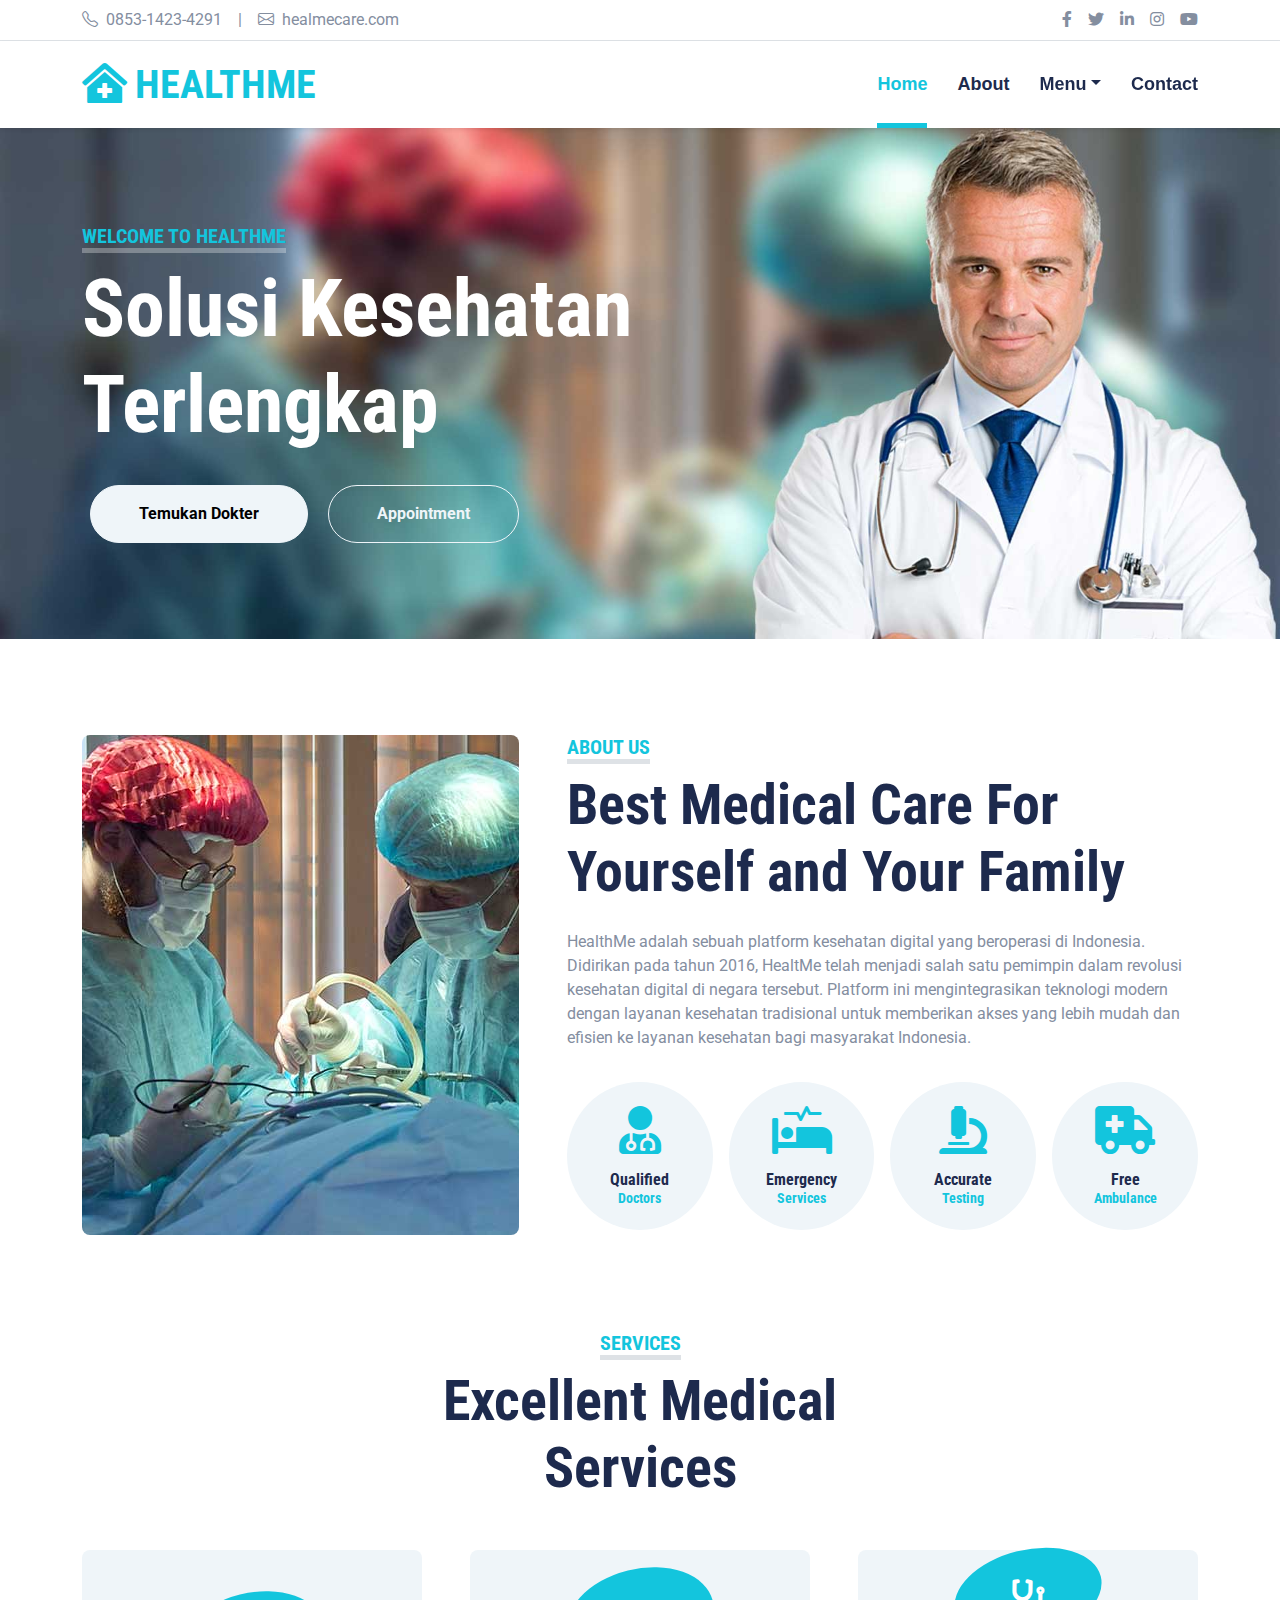
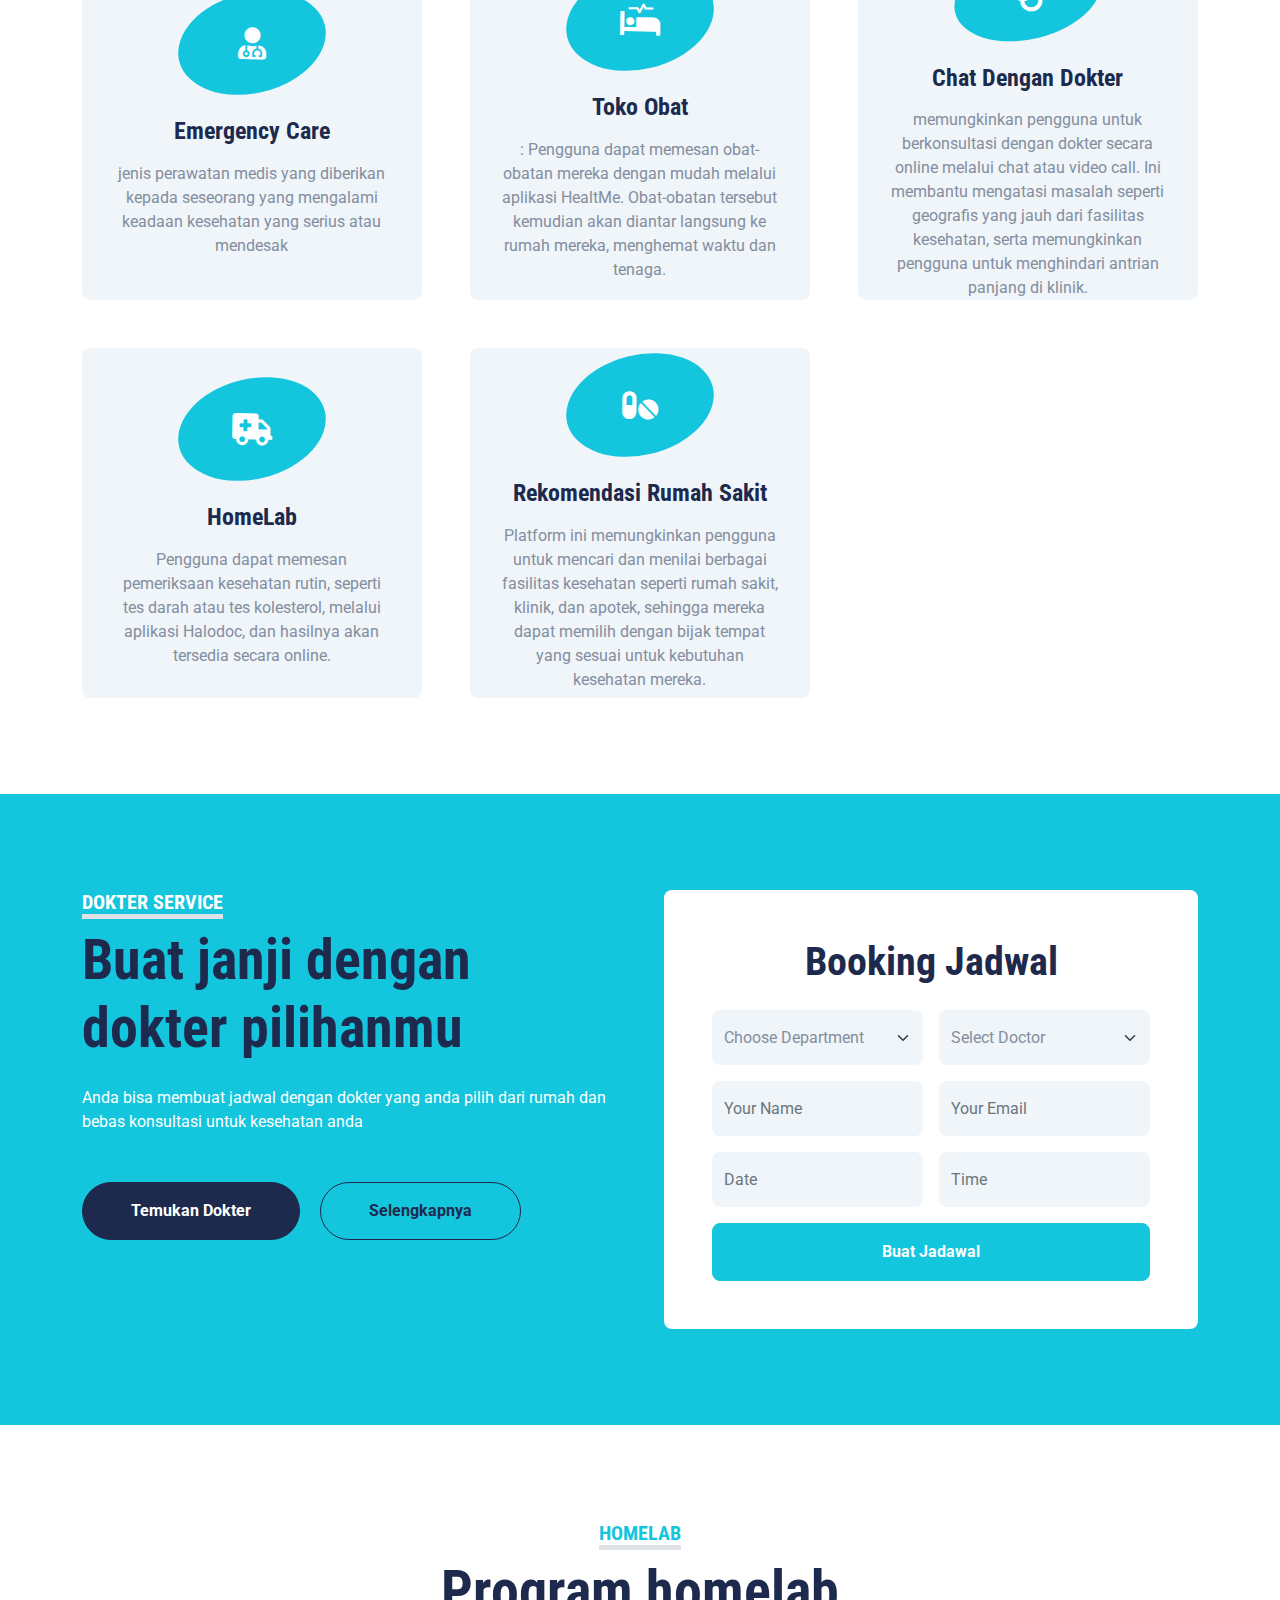
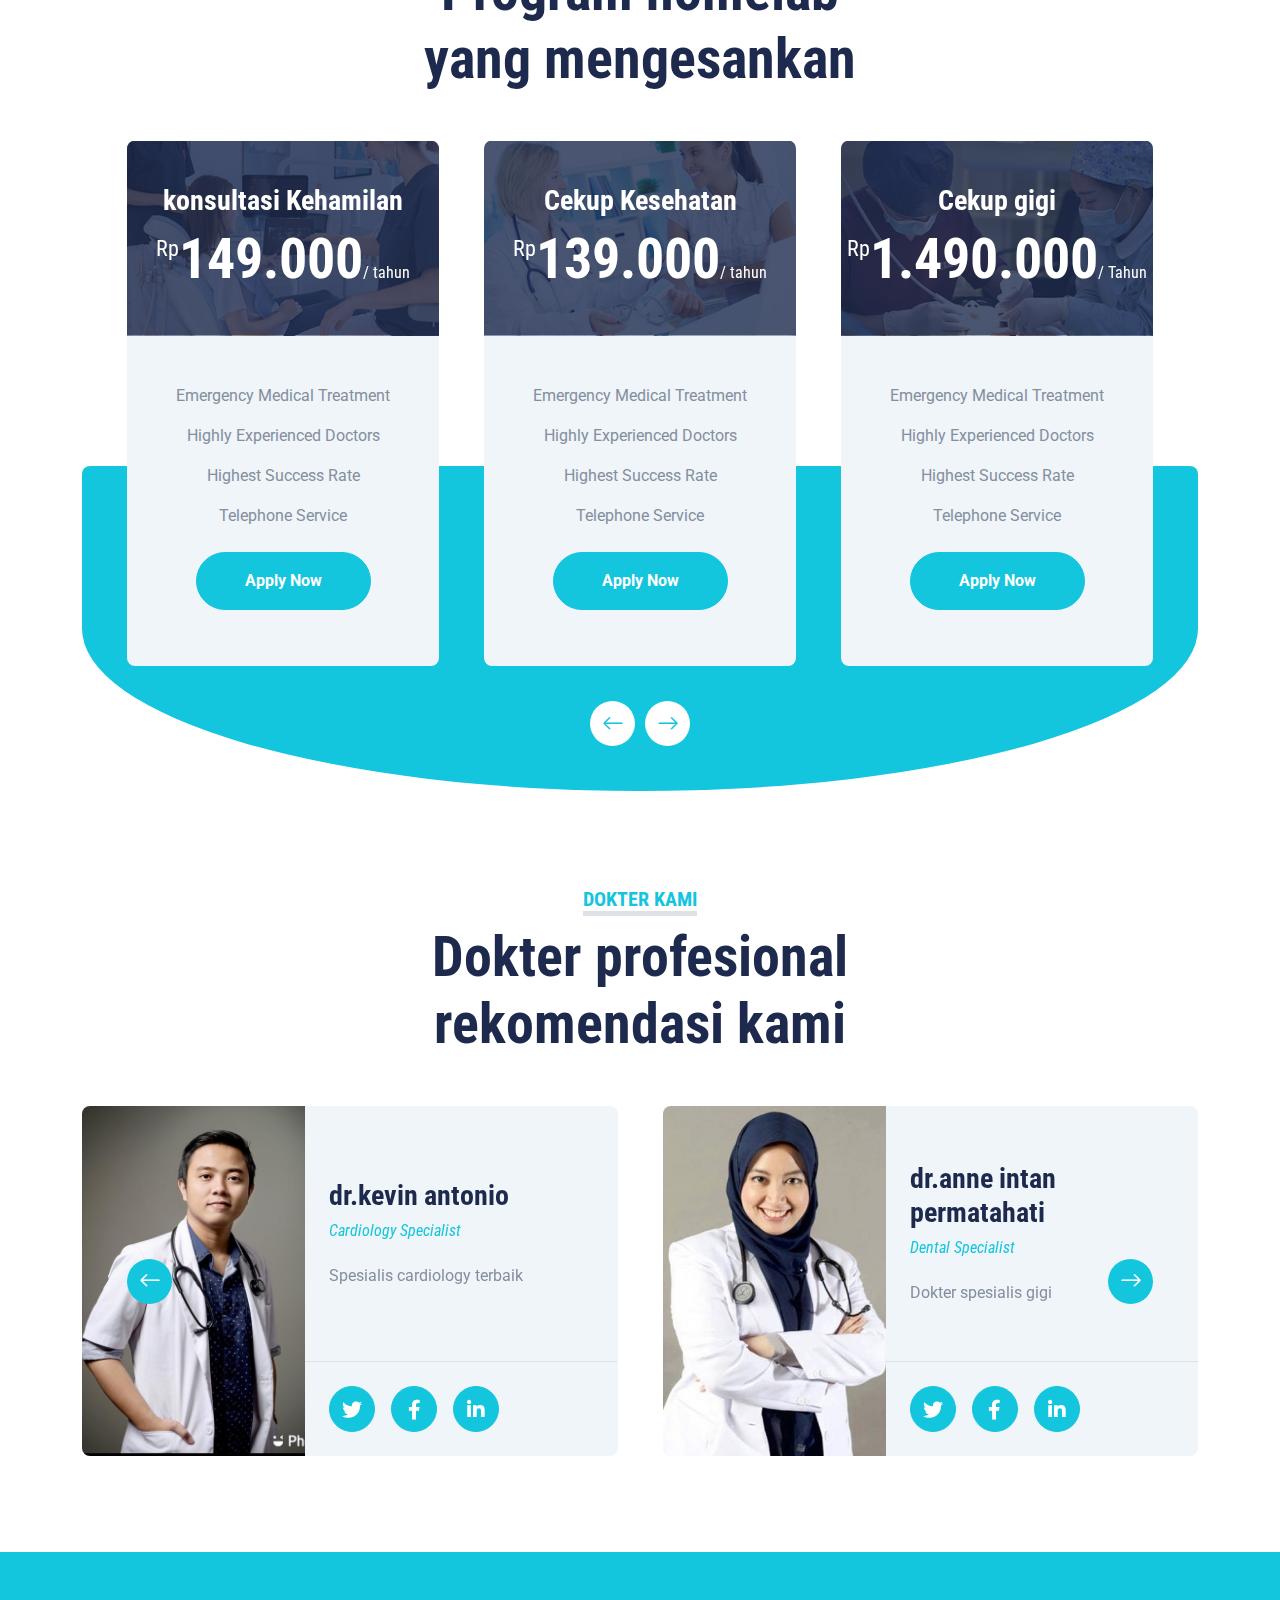
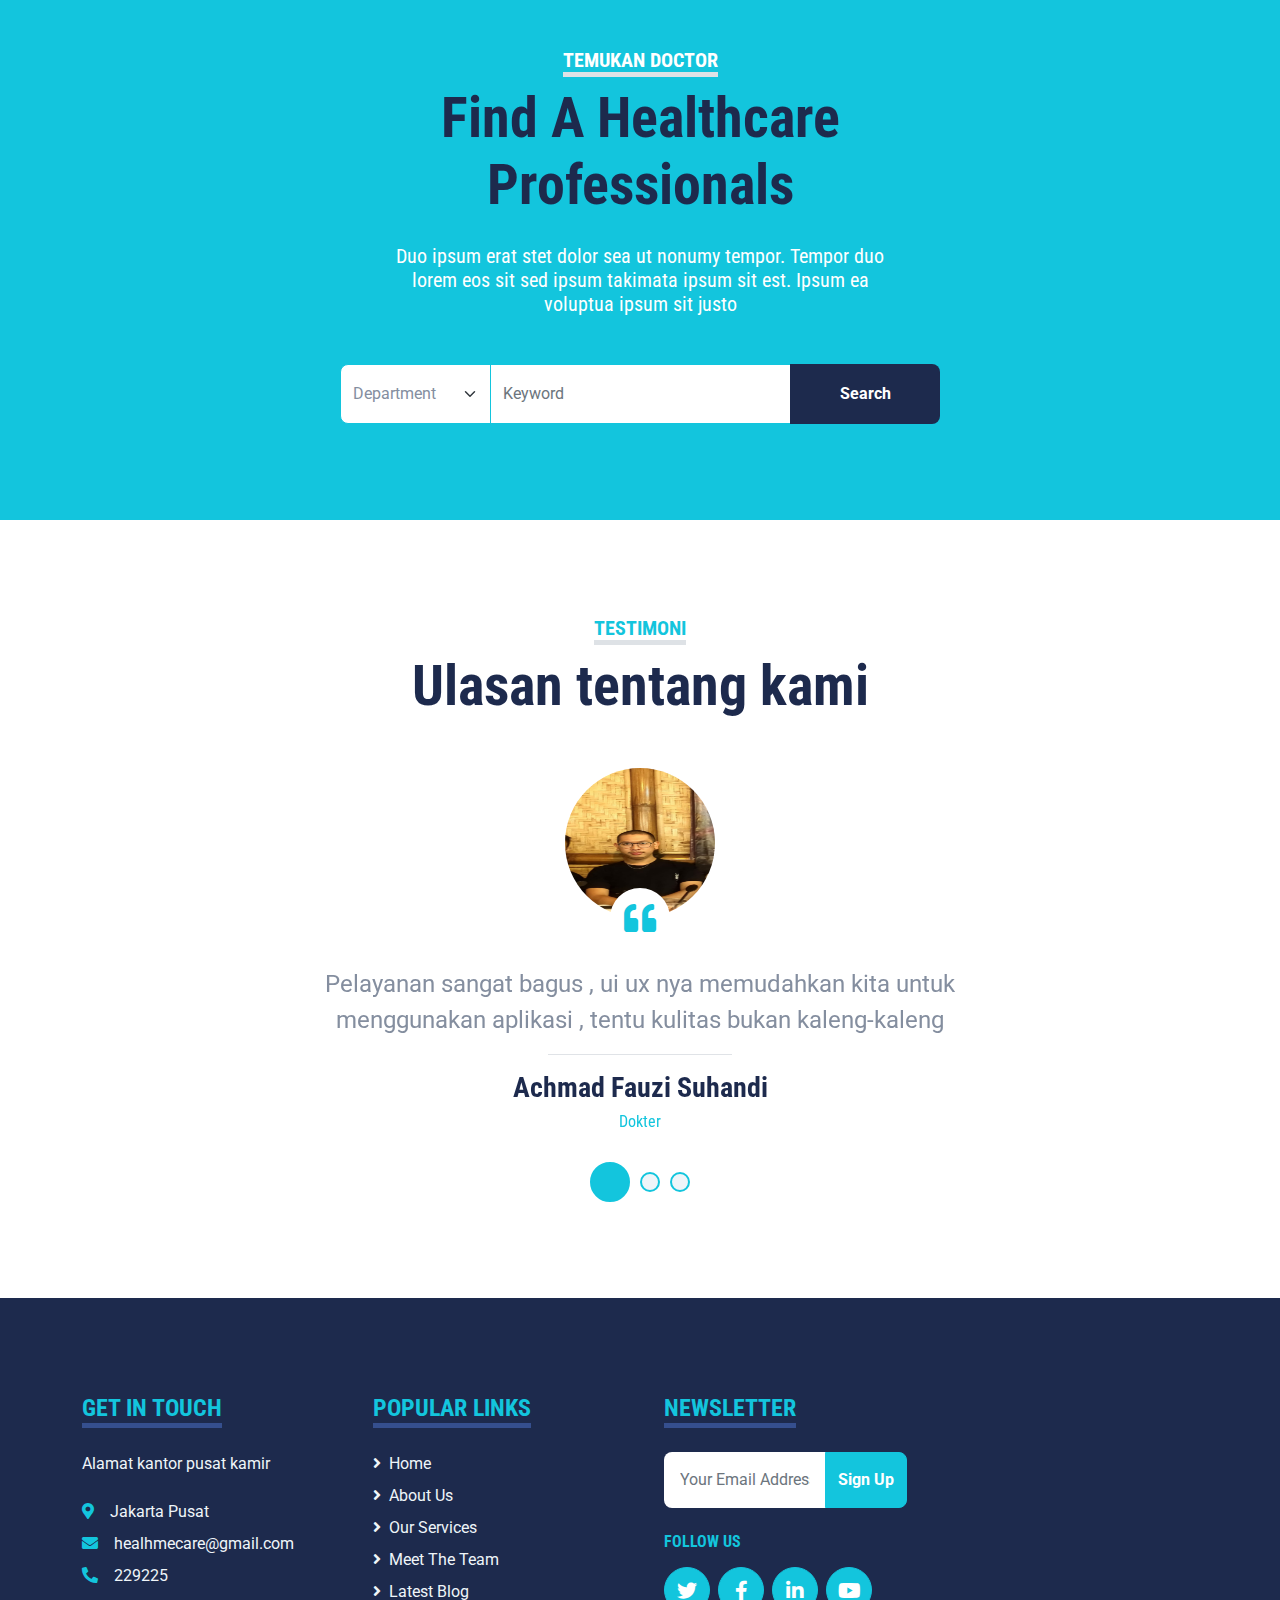
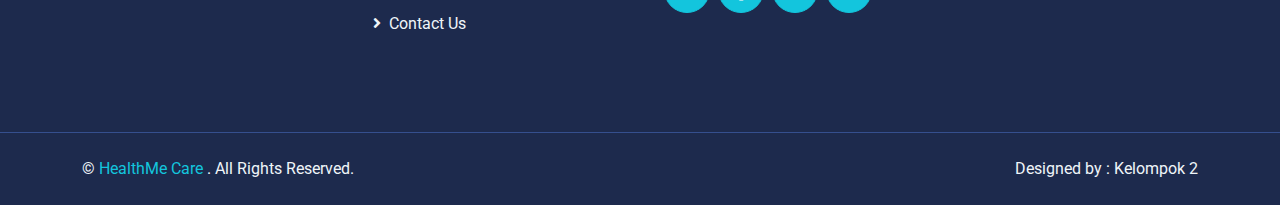
<file: index.html>
<!DOCTYPE html>
<html lang="en">
  <head>
    <meta charset="utf-8" />
    <title>HealthMe - Solusi Kesehatan Terlengkap</title>
    <meta content="width=device-width, initial-scale=1.0" name="viewport" />
    <meta content="Free HTML Templates" name="keywords" />
    <meta content="Free HTML Templates" name="description" />
    <link rel="icon" href="https://www.kanal-kesehatan.com/wp-content/uploads/2016/09/medical-icon.png">


    <!-- Favicon -->
    <link href="img/favicon.ico" rel="icon" />

    <!-- Google Web Fonts -->
    <link rel="preconnect" href="https://fonts.gstatic.com" />
    <link
      href="https://fonts.googleapis.com/css2?family=Roboto+Condensed:wght@400;700&family=Roboto:wght@400;700&display=swap"
      rel="stylesheet"
    />

    <!-- Icon Font Stylesheet -->
    <link
      href="https://cdnjs.cloudflare.com/ajax/libs/font-awesome/5.15.0/css/all.min.css"
      rel="stylesheet"
    />
    <link
      href="https://cdn.jsdelivr.net/npm/bootstrap-icons@1.4.1/font/bootstrap-icons.css"
      rel="stylesheet"
    />

    <!-- Libraries Stylesheet -->
    <link href="lib/owlcarousel/assets/owl.carousel.min.css" rel="stylesheet" />
    <link
      href="lib/tempusdominus/css/tempusdominus-bootstrap-4.min.css"
      rel="stylesheet"
    />

    <!-- Customized Bootstrap Stylesheet -->
    <link href="css/bootstrap.min.css" rel="stylesheet" />

    <!-- Template Stylesheet -->
    <link href="css/style.css" rel="stylesheet" />
  </head>

  <body>
    <!-- Topbar Start -->
    <div class="container-fluid py-2 border-bottom d-none d-lg-block">
      <div class="container">
        <div class="row">
          <div class="col-md-6 text-center text-lg-start mb-2 mb-lg-0">
            <div class="d-inline-flex align-items-center">
              <a class="text-decoration-none text-body pe-3" href=""
                ><i class="bi bi-telephone me-2"></i>0853-1423-4291</a
              >
              <span class="text-body">|</span>
              <a class="text-decoration-none text-body px-3" href=""
                ><i class="bi bi-envelope me-2"></i>healmecare.com</a
              >
            </div>
          </div>
          <div class="col-md-6 text-center text-lg-end">
            <div class="d-inline-flex align-items-center">
              <a
                class="text-body px-2"
                href="https://facebook.com/freewebsitecode/"
              >
                <i class="fab fa-facebook-f"></i>
              </a>
              <a class="text-body px-2" href="https://freewebsitecode.com/">
                <i class="fab fa-twitter"></i>
              </a>
              <a class="text-body px-2" href="https://freewebsitecode.com/">
                <i class="fab fa-linkedin-in"></i>
              </a>
              <a class="text-body px-2" href="https://freewebsitecode.com/">
                <i class="fab fa-instagram"></i>
              </a>
              <a
                class="text-body ps-2"
                href="https://youtube.com/freewebsitecode/"
              >
                <i class="fab fa-youtube"></i>
              </a>
            </div>
          </div>
        </div>
      </div>
    </div>
    <!-- Topbar End -->

    <!-- Navbar Start -->
    <div class="container-fluid sticky-top bg-white shadow-sm">
      <div class="container">
        <nav class="navbar navbar-expand-lg bg-white navbar-light py-3 py-lg-0">
          <a href="index.html" class="navbar-brand">
            <h1 class="m-0 text-uppercase text-primary">
              <i class="fa fa-clinic-medical me-2"></i>HealthMe
            </h1>
          </a>
          <button
            class="navbar-toggler"
            type="button"
            data-bs-toggle="collapse"
            data-bs-target="#navbarCollapse"
          >
            <span class="navbar-toggler-icon"></span>
          </button>
          <div class="collapse navbar-collapse" id="navbarCollapse">
            <div class="navbar-nav ms-auto py-0">
              <a href="index.html" class="nav-item nav-link active">Home</a>
              <a href="about.html" class="nav-item nav-link">About</a>
              <div class="nav-item dropdown">
                <a
                  href="#"
                  class="nav-link dropdown-toggle"
                  data-bs-toggle="dropdown"
                  >Menu</a
                >
                <div class="dropdown-menu m-0">
                  <a href="tokobat.html" class="dropdown-item"
                    >Toko Kesehatan</a
                  >
                  <a href="chatDocter.html" class="dropdown-item"
                    >Chat dengan Dokter</a
                  >
                  <a href="rekomrumahsakit.html" class="dropdown-item"
                    >Rekomendasi Rumah sakit</a
                  >
                  <a href="homelab.html" class="dropdown-item">HomeLab</a>
                </div>
              </div>
              <a href="contact.html" class="nav-item nav-link">Contact</a>
            </div>
          </div>
        </nav>
      </div>
    </div>
    <!-- Navbar End -->

    <!-- Hero Start -->
    <div class="container-fluid bg-primary py-5 mb-5 hero-header">
      <div class="container py-5">
        <div class="row justify-content-start">
          <div class="col-lg-8 text-center text-lg-start">
            <h5
              class="d-inline-block text-primary text-uppercase border-bottom border-5"
              style="border-color: rgba(256, 256, 256, 0.3) !important"
            >
              Welcome To HealthMe
            </h5>
            <h1 class="display-1 text-white mb-md-4">
              Solusi Kesehatan Terlengkap
            </h1>
            <div class="pt-2">
              <a href="" class="btn btn-light rounded-pill py-md-3 px-md-5 mx-2"
                >Temukan Dokter</a
              >
              <a
                href=""
                class="btn btn-outline-light rounded-pill py-md-3 px-md-5 mx-2"
                >Appointment</a
              >
            </div>
          </div>
        </div>
      </div>
    </div>
    <!-- Hero End -->

    <!-- About Start -->
    <div class="container-fluid py-5">
      <div class="container">
        <div class="row gx-5">
          <div class="col-lg-5 mb-5 mb-lg-0" style="min-height: 500px">
            <div class="position-relative h-100">
              <img
                class="position-absolute w-100 h-100 rounded"
                src="img/about.jpg"
                style="object-fit: cover"
              />
            </div>
          </div>
          <div class="col-lg-7">
            <div class="mb-4">
              <h5
                class="d-inline-block text-primary text-uppercase border-bottom border-5"
              >
                About Us
              </h5>
              <h1 class="display-4">
                Best Medical Care For Yourself and Your Family
              </h1>
            </div>
            <p>
              HealthMe adalah sebuah platform kesehatan digital yang beroperasi
              di Indonesia. Didirikan pada tahun 2016, HealtMe telah menjadi
              salah satu pemimpin dalam revolusi kesehatan digital di negara
              tersebut. Platform ini mengintegrasikan teknologi modern dengan
              layanan kesehatan tradisional untuk memberikan akses yang lebih
              mudah dan efisien ke layanan kesehatan bagi masyarakat Indonesia.
            </p>
            <div class="row g-3 pt-3">
              <div class="col-sm-3 col-6">
                <div class="bg-light text-center rounded-circle py-4">
                  <i class="fa fa-3x fa-user-md text-primary mb-3"></i>
                  <h6 class="mb-0">
                    Qualified<small class="d-block text-primary">Doctors</small>
                  </h6>
                </div>
              </div>
              <div class="col-sm-3 col-6">
                <div class="bg-light text-center rounded-circle py-4">
                  <i class="fa fa-3x fa-procedures text-primary mb-3"></i>
                  <h6 class="mb-0">
                    Emergency<small class="d-block text-primary"
                      >Services</small
                    >
                  </h6>
                </div>
              </div>
              <div class="col-sm-3 col-6">
                <div class="bg-light text-center rounded-circle py-4">
                  <i class="fa fa-3x fa-microscope text-primary mb-3"></i>
                  <h6 class="mb-0">
                    Accurate<small class="d-block text-primary">Testing</small>
                  </h6>
                </div>
              </div>
              <div class="col-sm-3 col-6">
                <div class="bg-light text-center rounded-circle py-4">
                  <i class="fa fa-3x fa-ambulance text-primary mb-3"></i>
                  <h6 class="mb-0">
                    Free<small class="d-block text-primary">Ambulance</small>
                  </h6>
                </div>
              </div>
            </div>
          </div>
        </div>
      </div>
    </div>
    <!-- About End -->

    <!-- Services Start -->
    <div class="container-fluid py-5">
      <div class="container">
        <div class="text-center mx-auto mb-5" style="max-width: 500px">
          <h5
            class="d-inline-block text-primary text-uppercase border-bottom border-5"
          >
            Services
          </h5>
          <h1 class="display-4">Excellent Medical Services</h1>
        </div>
        <div class="row g-5">
          <div class="col-lg-4 col-md-6">
            <div
              class="service-item bg-light rounded d-flex flex-column align-items-center justify-content-center text-center"
            >
              <div class="service-icon mb-4">
                <i class="fa fa-2x fa-user-md text-white"></i>
              </div>
              <h4 class="mb-3">Emergency Care</h4>
              <p class="m-0">
                jenis perawatan medis yang diberikan kepada seseorang yang
                mengalami keadaan kesehatan yang serius atau mendesak
              </p>
              <a class="btn btn-lg btn-primary rounded-pill" href="">
                <i class="bi bi-arrow-right"></i>
              </a>
            </div>
          </div>
          <div class="col-lg-4 col-md-6">
            <div
              class="service-item bg-light rounded d-flex flex-column align-items-center justify-content-center text-center"
            >
              <div class="service-icon mb-4">
                <i class="fa fa-2x fa-procedures text-white"></i>
              </div>
              <h4 class="mb-3">Toko Obat</h4>
              <p class="m-0">
                : Pengguna dapat memesan obat-obatan mereka dengan mudah melalui
                aplikasi HealtMe. Obat-obatan tersebut kemudian akan diantar
                langsung ke rumah mereka, menghemat waktu dan tenaga.
              </p>
              <a class="btn btn-lg btn-primary rounded-pill" href="">
                <i class="bi bi-arrow-right"></i>
              </a>
            </div>
          </div>
          <div class="col-lg-4 col-md-6">
            <div
              class="service-item bg-light rounded d-flex flex-column align-items-center justify-content-center text-center"
            >
              <div class="service-icon mb-4">
                <i class="fa fa-2x fa-stethoscope text-white"></i>
              </div>
              <h4 class="mb-3">Chat Dengan Dokter</h4>
              <p class="m-0">
                memungkinkan pengguna untuk berkonsultasi dengan dokter secara
                online melalui chat atau video call. Ini membantu mengatasi
                masalah seperti geografis yang jauh dari fasilitas kesehatan,
                serta memungkinkan pengguna untuk menghindari antrian panjang di
                klinik.
              </p>
              <a class="btn btn-lg btn-primary rounded-pill" href="">
                <i class="bi bi-arrow-right"></i>
              </a>
            </div>
          </div>
          <div class="col-lg-4 col-md-6">
            <div
              class="service-item bg-light rounded d-flex flex-column align-items-center justify-content-center text-center"
            >
              <div class="service-icon mb-4">
                <i class="fa fa-2x fa-ambulance text-white"></i>
              </div>
              <h4 class="mb-3">HomeLab</h4>
              <p class="m-0">
                Pengguna dapat memesan pemeriksaan kesehatan rutin, seperti tes
                darah atau tes kolesterol, melalui aplikasi Halodoc, dan
                hasilnya akan tersedia secara online.
              </p>
              <a class="btn btn-lg btn-primary rounded-pill" href="">
                <i class="bi bi-arrow-right"></i>
              </a>
            </div>
          </div>
          <div class="col-lg-4 col-md-6">
            <div
              class="service-item bg-light rounded d-flex flex-column align-items-center justify-content-center text-center"
            >
              <div class="service-icon mb-4">
                <i class="fa fa-2x fa-pills text-white"></i>
              </div>
              <h4 class="mb-3">Rekomendasi Rumah Sakit</h4>
              <p class="m-0">
                Platform ini memungkinkan pengguna untuk mencari dan menilai
                berbagai fasilitas kesehatan seperti rumah sakit, klinik, dan
                apotek, sehingga mereka dapat memilih dengan bijak tempat yang
                sesuai untuk kebutuhan kesehatan mereka.
              </p>
              <a class="btn btn-lg btn-primary rounded-pill" href="">
                <i class="bi bi-arrow-right"></i>
              </a>
            </div>
          </div>
        </div>
      </div>
    </div>
    <!-- Services End -->

    <!-- Appointment Start -->
    <div class="container-fluid bg-primary my-5 py-5">
      <div class="container py-5">
        <div class="row gx-5">
          <div class="col-lg-6 mb-5 mb-lg-0">
            <div class="mb-4">
              <h5
                class="d-inline-block text-white text-uppercase border-bottom border-5"
              >
                Dokter Service
              </h5>
              <h1 class="display-4">Buat janji dengan dokter pilihanmu</h1>
            </div>
            <p class="text-white mb-5">
              Anda bisa membuat jadwal dengan dokter yang anda pilih dari rumah
              dan bebas konsultasi untuk kesehatan anda
            </p>
            <a class="btn btn-dark rounded-pill py-3 px-5 me-3" href=""
              >Temukan Dokter</a
            >
            <a class="btn btn-outline-dark rounded-pill py-3 px-5" href=""
              >Selengkapnya</a
            >
          </div>
          <div class="col-lg-6">
            <div class="bg-white text-center rounded p-5">
              <h1 class="mb-4">Booking Jadwal</h1>
              <form>
                <div class="row g-3">
                  <div class="col-12 col-sm-6">
                    <select
                      class="form-select bg-light border-0"
                      style="height: 55px"
                    >
                      <option selected>Choose Department</option>
                      <option value="1">Department 1</option>
                      <option value="2">Department 2</option>
                      <option value="3">Department 3</option>
                    </select>
                  </div>
                  <div class="col-12 col-sm-6">
                    <select
                      class="form-select bg-light border-0"
                      style="height: 55px"
                    >
                      <option selected>Select Doctor</option>
                      <option value="1">Doctor 1</option>
                      <option value="2">Doctor 2</option>
                      <option value="3">Doctor 3</option>
                    </select>
                  </div>
                  <div class="col-12 col-sm-6">
                    <input
                      type="text"
                      class="form-control bg-light border-0"
                      placeholder="Your Name"
                      style="height: 55px"
                    />
                  </div>
                  <div class="col-12 col-sm-6">
                    <input
                      type="email"
                      class="form-control bg-light border-0"
                      placeholder="Your Email"
                      style="height: 55px"
                    />
                  </div>
                  <div class="col-12 col-sm-6">
                    <div class="date" id="date" data-target-input="nearest">
                      <input
                        type="text"
                        class="form-control bg-light border-0 datetimepicker-input"
                        placeholder="Date"
                        data-target="#date"
                        data-toggle="datetimepicker"
                        style="height: 55px"
                      />
                    </div>
                  </div>
                  <div class="col-12 col-sm-6">
                    <div class="time" id="time" data-target-input="nearest">
                      <input
                        type="text"
                        class="form-control bg-light border-0 datetimepicker-input"
                        placeholder="Time"
                        data-target="#time"
                        data-toggle="datetimepicker"
                        style="height: 55px"
                      />
                    </div>
                  </div>
                  <div class="col-12">
                    <button class="btn btn-primary w-100 py-3" type="submit">
                      Buat Jadawal
                    </button>
                  </div>
                </div>
              </form>
            </div>
          </div>
        </div>
      </div>
    </div>
    <!-- Appointment End -->

    <!-- Pricing Plan Start -->
    <div class="container-fluid py-5">
      <div class="container">
        <div class="text-center mx-auto mb-5" style="max-width: 500px">
          <h5
            class="d-inline-block text-primary text-uppercase border-bottom border-5"
          >
            Homelab
          </h5>
          <h1 class="display-4">Program homelab yang mengesankan</h1>
        </div>
        <div
          class="owl-carousel price-carousel position-relative"
          style="padding: 0 45px 45px 45px"
        >
          <div class="bg-light rounded text-center">
            <div class="position-relative">
              <img class="img-fluid rounded-top" src="img/price-1.jpg" alt="" />
              <div
                class="position-absolute w-100 h-100 top-50 start-50 translate-middle rounded-top d-flex flex-column align-items-center justify-content-center"
                style="background: rgba(29, 42, 77, 0.8)"
              >
                <h3 class="text-white">konsultasi Kehamilan</h3>
                <h1 class="display-4 text-white mb-0">
                  <small
                    class="align-top fw-normal"
                    style="font-size: 22px; line-height: 45px"
                    >Rp</small
                  >149.000<small
                    class="align-bottom fw-normal"
                    style="font-size: 16px; line-height: 40px"
                    >/ tahun</small
                  >
                </h1>
              </div>
            </div>
            <div class="text-center py-5">
              <p>Emergency Medical Treatment</p>
              <p>Highly Experienced Doctors</p>
              <p>Highest Success Rate</p>
              <p>Telephone Service</p>
              <a href="" class="btn btn-primary rounded-pill py-3 px-5 my-2"
                >Apply Now</a
              >
            </div>
          </div>
          <div class="bg-light rounded text-center">
            <div class="position-relative">
              <img class="img-fluid rounded-top" src="img/price-2.jpg" alt="" />
              <div
                class="position-absolute w-100 h-100 top-50 start-50 translate-middle rounded-top d-flex flex-column align-items-center justify-content-center"
                style="background: rgba(29, 42, 77, 0.8)"
              >
                <h3 class="text-white">Cekup Kesehatan</h3>
                <h1 class="display-4 text-white mb-0">
                  <small
                    class="align-top fw-normal"
                    style="font-size: 22px; line-height: 45px"
                    >Rp</small
                  >139.000<small
                    class="align-bottom fw-normal"
                    style="font-size: 16px; line-height: 40px"
                    >/ tahun</small
                  >
                </h1>
              </div>
            </div>
            <div class="text-center py-5">
              <p>Emergency Medical Treatment</p>
              <p>Highly Experienced Doctors</p>
              <p>Highest Success Rate</p>
              <p>Telephone Service</p>
              <a href="" class="btn btn-primary rounded-pill py-3 px-5 my-2"
                >Apply Now</a
              >
            </div>
          </div>
          <div class="bg-light rounded text-center">
            <div class="position-relative">
              <img class="img-fluid rounded-top" src="img/price-3.jpg" alt="" />
              <div
                class="position-absolute w-100 h-100 top-50 start-50 translate-middle rounded-top d-flex flex-column align-items-center justify-content-center"
                style="background: rgba(29, 42, 77, 0.8)"
              >
                <h3 class="text-white">Cekup gigi</h3>
                <h1 class="display-4 text-white mb-0">
                  <small
                    class="align-top fw-normal"
                    style="font-size: 22px; line-height: 45px"
                    >Rp</small
                  >1.490.000<small
                    class="align-bottom fw-normal"
                    style="font-size: 16px; line-height: 40px"
                    >/ Tahun</small
                  >
                </h1>
              </div>
            </div>
            <div class="text-center py-5">
              <p>Emergency Medical Treatment</p>
              <p>Highly Experienced Doctors</p>
              <p>Highest Success Rate</p>
              <p>Telephone Service</p>
              <a href="" class="btn btn-primary rounded-pill py-3 px-5 my-2"
                >Apply Now</a
              >
            </div>
          </div>
          <div class="bg-light rounded text-center">
            <div class="position-relative">
              <img class="img-fluid rounded-top" src="img/price-4.jpg" alt="" />
              <div
                class="position-absolute w-100 h-100 top-50 start-50 translate-middle rounded-top d-flex flex-column align-items-center justify-content-center"
                style="background: rgba(29, 42, 77, 0.8)"
              >
                <h3 class="text-white">Bedah dan Operasi</h3>
                <h1 class="display-4 text-white mb-0">
                  <small
                    class="align-top fw-normal"
                    style="font-size: 22px; line-height: 45px"
                    >Rp</small
                  >5.000.000<small
                    class="align-bottom fw-normal"
                    style="font-size: 16px; line-height: 40px"
                    >/ tahun</small
                  >
                </h1>
              </div>
            </div>
            <div class="text-center py-5">
              <p>Emergency Medical Treatment</p>
              <p>Highly Experienced Doctors</p>
              <p>Highest Success Rate</p>
              <p>Telephone Service</p>
              <a href="" class="btn btn-primary rounded-pill py-3 px-5 my-2"
                >Apply Now</a
              >
            </div>
          </div>
        </div>
      </div>
    </div>
    <!-- Pricing Plan End -->

    <!-- Team Start -->
    <div class="container-fluid py-5">
      <div class="container">
        <div class="text-center mx-auto mb-5" style="max-width: 500px">
          <h5
            class="d-inline-block text-primary text-uppercase border-bottom border-5"
          >
            Dokter kami
          </h5>
          <h1 class="display-4">Dokter profesional rekomendasi kami</h1>
        </div>
        <div class="owl-carousel team-carousel position-relative">
          <div class="team-item">
            <div class="row g-0 bg-light rounded overflow-hidden">
              <div class="col-12 col-sm-5 h-100">
                <img
                  class="img-fluid h-100"
                  src="img/dokter1.jpeg"
                  style="object-fit: cover"
                />
              </div>
              <div class="col-12 col-sm-7 h-100 d-flex flex-column">
                <div class="mt-auto p-4">
                  <h3>dr.kevin antonio</h3>
                  <h6 class="fw-normal fst-italic text-primary mb-4">
                    Cardiology Specialist
                  </h6>
                  <p class="m-0">Spesialis cardiology terbaik</p>
                </div>
                <div class="d-flex mt-auto border-top p-4">
                  <a
                    class="btn btn-lg btn-primary btn-lg-square rounded-circle me-3"
                    href="#"
                    ><i class="fab fa-twitter"></i
                  ></a>
                  <a
                    class="btn btn-lg btn-primary btn-lg-square rounded-circle me-3"
                    href="#"
                    ><i class="fab fa-facebook-f"></i
                  ></a>
                  <a
                    class="btn btn-lg btn-primary btn-lg-square rounded-circle"
                    href="#"
                    ><i class="fab fa-linkedin-in"></i
                  ></a>
                </div>
              </div>
            </div>
          </div>
          <div class="team-item">
            <div class="row g-0 bg-light rounded overflow-hidden">
              <div class="col-12 col-sm-5 h-100">
                <img
                  class="img-fluid h-100"
                  src="img/dokter2.jpg"
                  style="object-fit: cover"
                />
              </div>
              <div class="col-12 col-sm-7 h-100 d-flex flex-column">
                <div class="mt-auto p-4">
                  <h3>dr.anne intan permatahati</h3>
                  <h6 class="fw-normal fst-italic text-primary mb-4">
                    Dental Specialist
                  </h6>
                  <p class="m-0">Dokter spesialis gigi</p>
                </div>
                <div class="d-flex mt-auto border-top p-4">
                  <a
                    class="btn btn-lg btn-primary btn-lg-square rounded-circle me-3"
                    href="#"
                    ><i class="fab fa-twitter"></i
                  ></a>
                  <a
                    class="btn btn-lg btn-primary btn-lg-square rounded-circle me-3"
                    href="#"
                    ><i class="fab fa-facebook-f"></i
                  ></a>
                  <a
                    class="btn btn-lg btn-primary btn-lg-square rounded-circle"
                    href="#"
                    ><i class="fab fa-linkedin-in"></i
                  ></a>
                </div>
              </div>
            </div>
          </div>
          <div class="team-item">
            <div class="row g-0 bg-light rounded overflow-hidden">
              <div class="col-12 col-sm-5 h-100">
                <img
                  class="img-fluid h-100"
                  src="img/dokter3.jpeg"
                  style="object-fit: cover"
                />
              </div>
              <div class="col-12 col-sm-7 h-100 d-flex flex-column">
                <div class="mt-auto p-4">
                  <h3>dr.teedy irawan</h3>
                  <h6 class="fw-normal fst-italic text-primary mb-4">
                    Spesialis Jantung
                  </h6>
                  <p class="m-0">Dokter terbaik spesialis jantung</p>
                </div>
                <div class="d-flex mt-auto border-top p-4">
                  <a
                    class="btn btn-lg btn-primary btn-lg-square rounded-circle me-3"
                    href="#"
                    ><i class="fab fa-twitter"></i
                  ></a>
                  <a
                    class="btn btn-lg btn-primary btn-lg-square rounded-circle me-3"
                    href="#"
                    ><i class="fab fa-facebook-f"></i
                  ></a>
                  <a
                    class="btn btn-lg btn-primary btn-lg-square rounded-circle"
                    href="#"
                    ><i class="fab fa-linkedin-in"></i
                  ></a>
                </div>
              </div>
            </div>
          </div>
        </div>
      </div>
    </div>
    <!-- Team End -->

    <!-- Search Start -->
    <div class="container-fluid bg-primary my-5 py-5">
      <div class="container py-5">
        <div class="text-center mx-auto mb-5" style="max-width: 500px">
          <h5
            class="d-inline-block text-white text-uppercase border-bottom border-5"
          >
            Temukan Doctor
          </h5>
          <h1 class="display-4 mb-4">Find A Healthcare Professionals</h1>
          <h5 class="text-white fw-normal">
            Duo ipsum erat stet dolor sea ut nonumy tempor. Tempor duo lorem eos
            sit sed ipsum takimata ipsum sit est. Ipsum ea voluptua ipsum sit
            justo
          </h5>
        </div>
        <div class="mx-auto" style="width: 100%; max-width: 600px">
          <div class="input-group">
            <select
              class="form-select border-primary w-25"
              style="height: 60px"
            >
              <option selected>Department</option>
              <option value="1">Department 1</option>
              <option value="2">Department 2</option>
              <option value="3">Department 3</option>
            </select>
            <input
              type="text"
              class="form-control border-primary w-50"
              placeholder="Keyword"
            />
            <button class="btn btn-dark border-0 w-25">Search</button>
          </div>
        </div>
      </div>
    </div>
    <!-- Search End -->

    <!-- Testimonial Start -->
    <div class="container-fluid py-5">
      <div class="container">
        <div class="text-center mx-auto mb-5" style="max-width: 500px">
          <h5
            class="d-inline-block text-primary text-uppercase border-bottom border-5"
          >
            Testimoni
          </h5>
          <h1 class="display-4">Ulasan tentang kami</h1>
        </div>
        <div class="row justify-content-center">
          <div class="col-lg-8">
            <div class="owl-carousel testimonial-carousel">
              <div class="testimonial-item text-center">
                <div class="position-relative mb-5">
                  <img
                    class="img-fluid rounded-circle mx-auto"
                    src="img/testimoni1.jpeg"
                    alt=""
                  />
                  <div
                    class="position-absolute top-100 start-50 translate-middle d-flex align-items-center justify-content-center bg-white rounded-circle"
                    style="width: 60px; height: 60px"
                  >
                    <i class="fa fa-quote-left fa-2x text-primary"></i>
                  </div>
                </div>
                <p class="fs-4 fw-normal">
                  Pelayanan sangat bagus , ui ux nya memudahkan kita untuk
                  menggunakan aplikasi , tentu kulitas bukan kaleng-kaleng
                </p>
                <hr class="w-25 mx-auto" />
                <h3>Achmad Fauzi Suhandi</h3>
                <h6 class="fw-normal text-primary mb-3">Dokter</h6>
              </div>
              <div class="testimonial-item text-center">
                <div class="position-relative mb-5">
                  <img
                    class="img-fluid rounded-circle mx-auto"
                    src="img/testimoni2.jpeg"
                    alt=""
                  />
                  <div
                    class="position-absolute top-100 start-50 translate-middle d-flex align-items-center justify-content-center bg-white rounded-circle"
                    style="width: 60px; height: 60px"
                  >
                    <i class="fa fa-quote-left fa-2x text-primary"></i>
                  </div>
                </div>
                <p class="fs-4 fw-normal">
                  Pelayanan bagus ramah , bisa di cek dirumah , harga dan
                  pelayanan terbilang sangat baik terimaksih healthme
                </p>
                <hr class="w-25 mx-auto" />
                <h3>Agus Rahman</h3>
                <h6 class="fw-normal text-primary mb-3">Programmer</h6>
              </div>
              <div class="testimonial-item text-center">
                <div class="position-relative mb-5">
                  <img
                    class="img-fluid rounded-circle mx-auto"
                    src="img/testimoni3.jpeg"
                    alt=""
                  />
                  <div
                    class="position-absolute top-100 start-50 translate-middle d-flex align-items-center justify-content-center bg-white rounded-circle"
                    style="width: 60px; height: 60px"
                  >
                    <i class="fa fa-quote-left fa-2x text-primary"></i>
                  </div>
                </div>
                <p class="fs-4 fw-normal">
                  keren bana ang , pelayanan muantap pol keren keren keren
                </p>
                <hr class="w-25 mx-auto" />
                <h3>Tito</h3>
                <h6 class="fw-normal text-primary mb-3">Dosen</h6>
              </div>
            </div>
          </div>
        </div>
      </div>
    </div>
    <!-- Testimonial End -->

    <!-- Footer Start -->
    <div class="container-fluid bg-dark text-light mt-5 py-5">
      <div class="container py-5">
        <div class="row g-5">
          <div class="col-lg-3 col-md-6">
            <h4
              class="d-inline-block text-primary text-uppercase border-bottom border-5 border-secondary mb-4"
            >
              Get In Touch
            </h4>
            <p class="mb-4">Alamat kantor pusat kamir</p>
            <p class="mb-2">
              <i class="fa fa-map-marker-alt text-primary me-3"></i>Jakarta
              Pusat
            </p>
            <p class="mb-2">
              <i class="fa fa-envelope text-primary me-3"></i
              >healhmecare@gmail.com
            </p>
            <p class="mb-0">
              <i class="fa fa-phone-alt text-primary me-3"></i>229225
            </p>
          </div>

          <div class="col-lg-3 col-md-6">
            <h4
              class="d-inline-block text-primary text-uppercase border-bottom border-5 border-secondary mb-4"
            >
              Popular Links
            </h4>
            <div class="d-flex flex-column justify-content-start">
              <a class="text-light mb-2" href="#"
                ><i class="fa fa-angle-right me-2"></i>Home</a
              >
              <a class="text-light mb-2" href="#"
                ><i class="fa fa-angle-right me-2"></i>About Us</a
              >
              <a class="text-light mb-2" href="#"
                ><i class="fa fa-angle-right me-2"></i>Our Services</a
              >
              <a class="text-light mb-2" href="#"
                ><i class="fa fa-angle-right me-2"></i>Meet The Team</a
              >
              <a class="text-light mb-2" href="#"
                ><i class="fa fa-angle-right me-2"></i>Latest Blog</a
              >
              <a class="text-light" href="#"
                ><i class="fa fa-angle-right me-2"></i>Contact Us</a
              >
            </div>
          </div>
          <div class="col-lg-3 col-md-6">
            <h4
              class="d-inline-block text-primary text-uppercase border-bottom border-5 border-secondary mb-4"
            >
              Newsletter
            </h4>
            <form action="">
              <div class="input-group">
                <input
                  type="text"
                  class="form-control p-3 border-0"
                  placeholder="Your Email Address"
                />
                <button class="btn btn-primary">Sign Up</button>
              </div>
            </form>
            <h6 class="text-primary text-uppercase mt-4 mb-3">Follow Us</h6>
            <div class="d-flex">
              <a
                class="btn btn-lg btn-primary btn-lg-square rounded-circle me-2"
                href="https://freewebsitecode.com/"
                ><i class="fab fa-twitter"></i
              ></a>
              <a
                class="btn btn-lg btn-primary btn-lg-square rounded-circle me-2"
                href="https://facebook.com/freewebsitecode/"
                ><i class="fab fa-facebook-f"></i
              ></a>
              <a
                class="btn btn-lg btn-primary btn-lg-square rounded-circle me-2"
                href="https://freewebsitecode.com/"
                ><i class="fab fa-linkedin-in"></i
              ></a>
              <a
                class="btn btn-lg btn-primary btn-lg-square rounded-circle"
                href="https://youtube.com/freewebsitecode/"
                ><i class="fab fa-youtube"></i
              ></a>
            </div>
          </div>
        </div>
      </div>
    </div>
    <div
      class="container-fluid bg-dark text-light border-top border-secondary py-4"
    >
      <div class="container">
        <div class="row g-5">
          <div class="col-md-6 text-center text-md-start">
            <p class="mb-md-0">
              &copy; <a class="text-primary" href="#">HealthMe Care </a>. All
              Rights Reserved.
            </p>
          </div>
          <div class="col-md-6 text-center text-md-end">
            <p class="mb-0">
              Designed by : Kelompok 2
              <a class="text-primary" href="https://freewebsitecode.com"></a>
            </p>
          </div>
        </div>
      </div>
    </div>
    <!-- Footer End -->

    <!-- Back to Top -->
    <a href="#" class="btn btn-lg btn-primary btn-lg-square back-to-top"
      ><i class="bi bi-arrow-up"></i
    ></a>

    <!-- JavaScript Libraries -->
    <script src="https://code.jquery.com/jquery-3.4.1.min.js"></script>
    <script src="https://cdn.jsdelivr.net/npm/bootstrap@5.0.0/dist/js/bootstrap.bundle.min.js"></script>
    <script src="lib/easing/easing.min.js"></script>
    <script src="lib/waypoints/waypoints.min.js"></script>
    <script src="lib/owlcarousel/owl.carousel.min.js"></script>
    <script src="lib/tempusdominus/js/moment.min.js"></script>
    <script src="lib/tempusdominus/js/moment-timezone.min.js"></script>
    <script src="lib/tempusdominus/js/tempusdominus-bootstrap-4.min.js"></script>

    <!-- Template Javascript -->
    <script src="js/main.js"></script>
  </body>
</html>
</file>
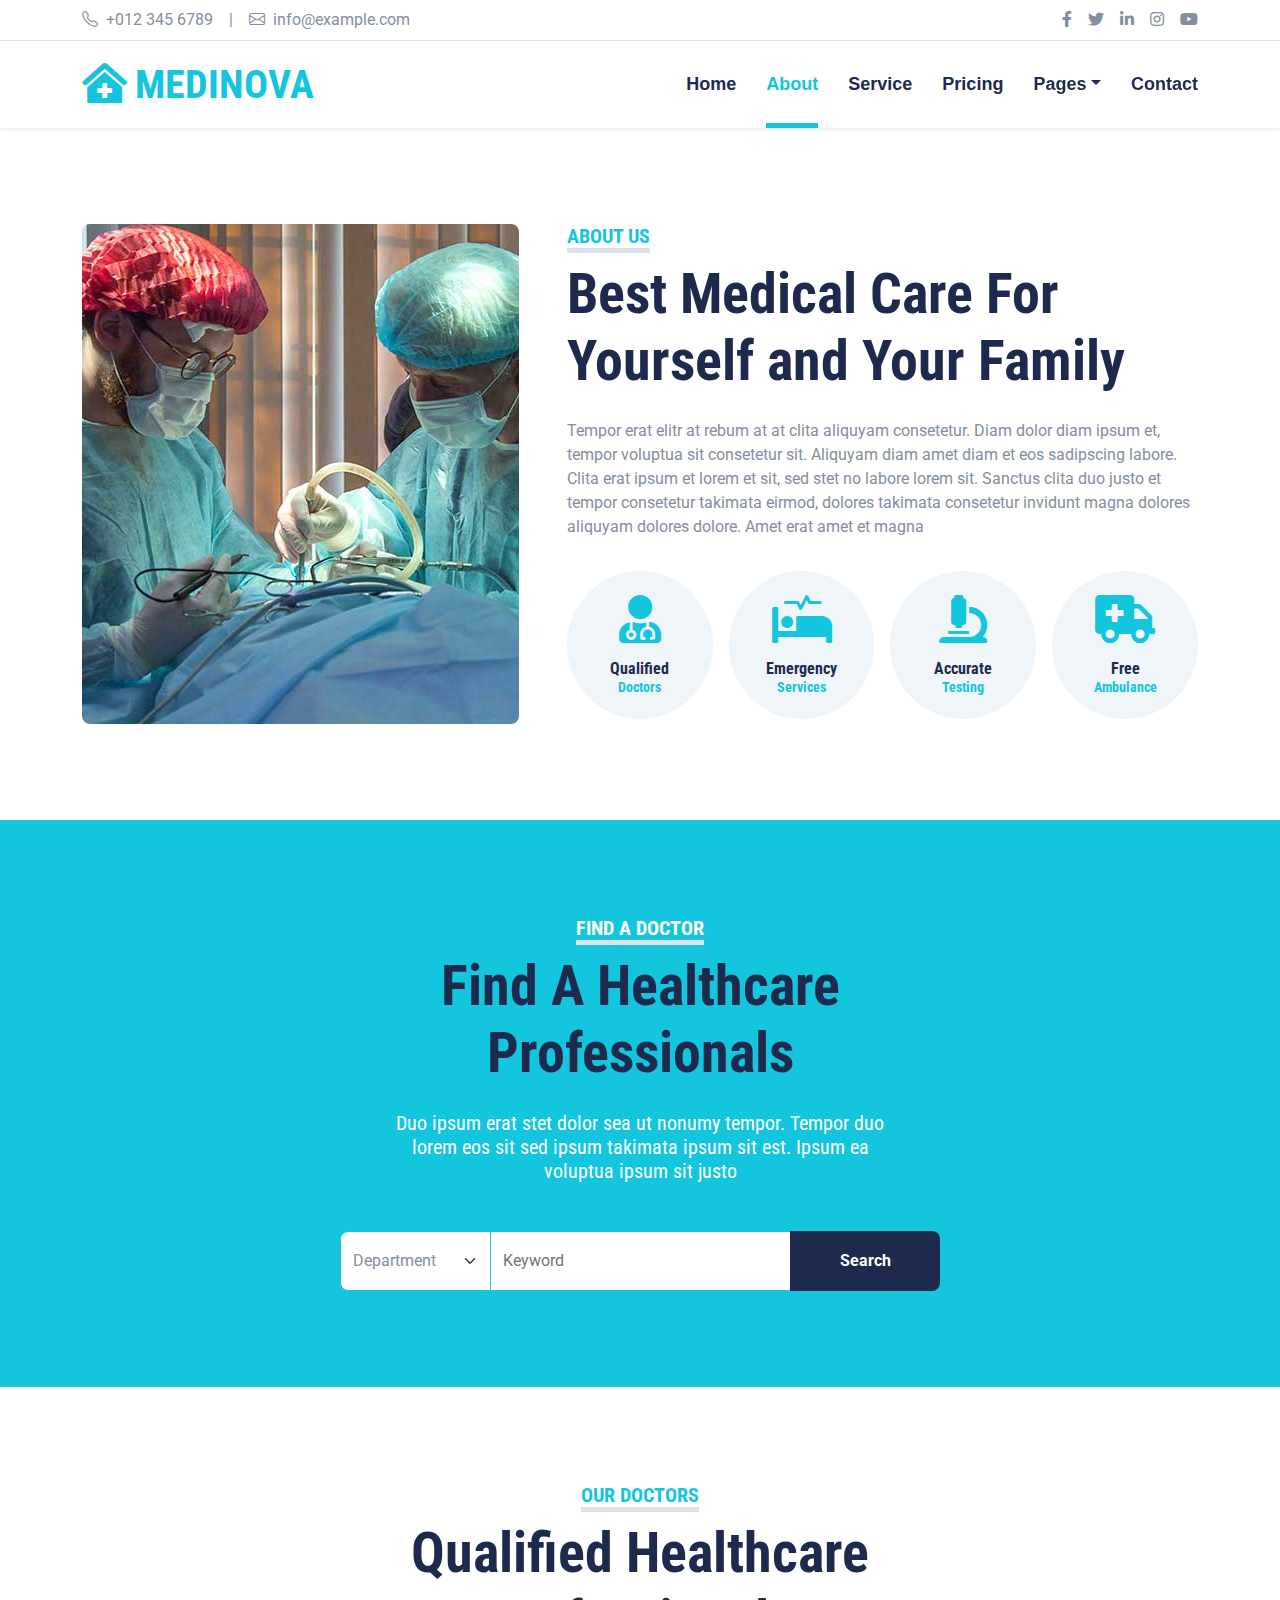
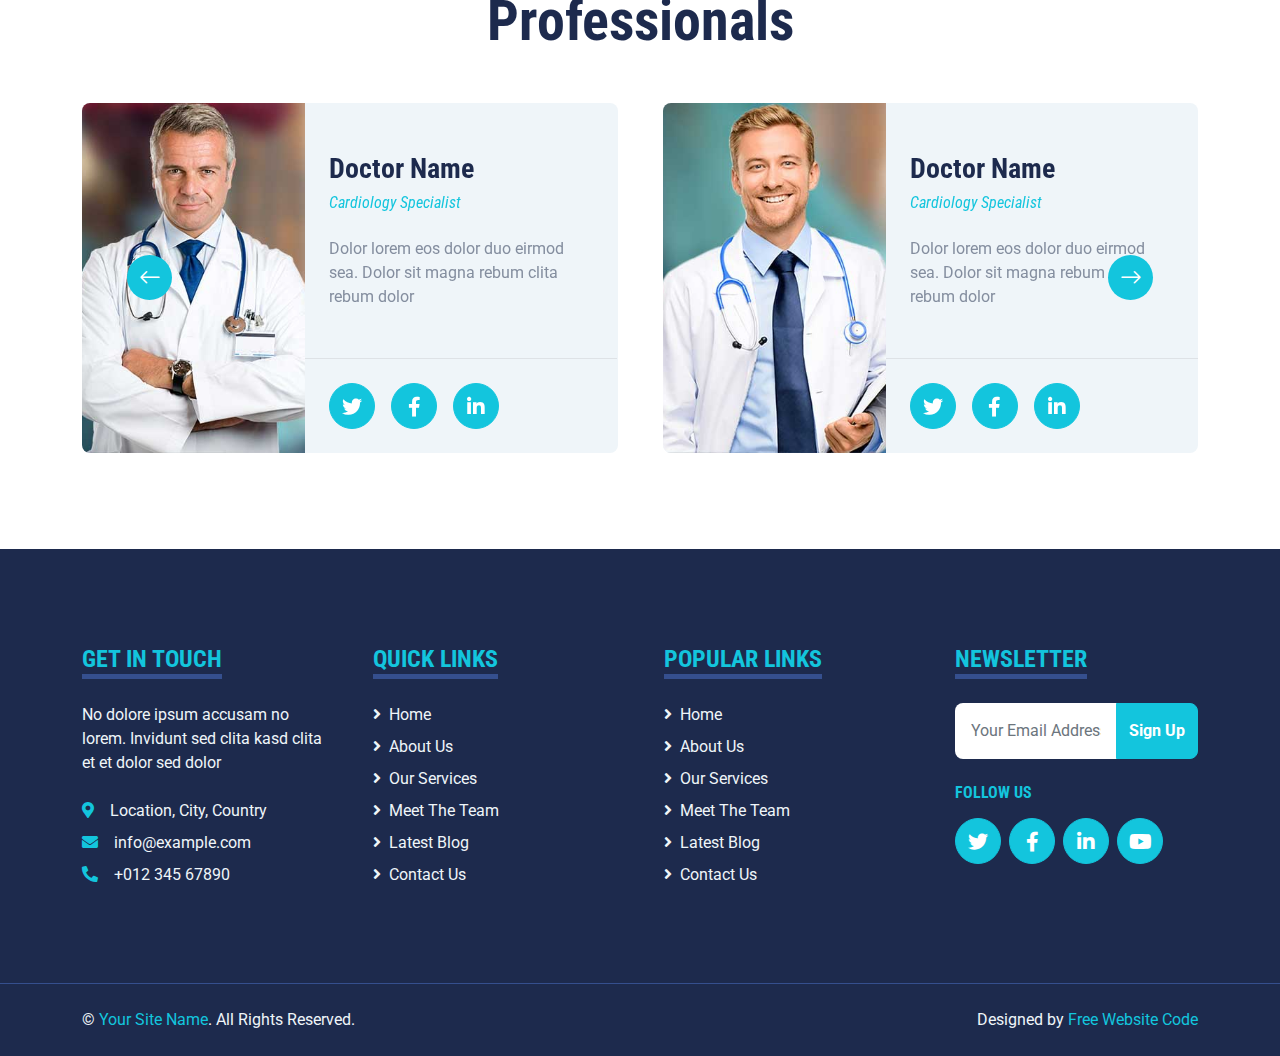
<file: about.html>
<!DOCTYPE html>
<html lang="en">

<head>
    <meta charset="utf-8">
    <title>MEDINOVA - Hospital Website Template</title>
    <meta content="width=device-width, initial-scale=1.0" name="viewport">
    <meta content="Free HTML Templates" name="keywords">
    <meta content="Free HTML Templates" name="description">

    <!-- Favicon -->
    <link href="img/favicon.ico" rel="icon">

    <!-- Google Web Fonts -->
    <link rel="preconnect" href="https://fonts.gstatic.com">
    <link href="https://fonts.googleapis.com/css2?family=Roboto+Condensed:wght@400;700&family=Roboto:wght@400;700&display=swap" rel="stylesheet">  

    <!-- Icon Font Stylesheet -->
    <link href="https://cdnjs.cloudflare.com/ajax/libs/font-awesome/5.15.0/css/all.min.css" rel="stylesheet">
    <link href="https://cdn.jsdelivr.net/npm/bootstrap-icons@1.4.1/font/bootstrap-icons.css" rel="stylesheet">

    <!-- Libraries Stylesheet -->
    <link href="lib/owlcarousel/assets/owl.carousel.min.css" rel="stylesheet">
    <link href="lib/tempusdominus/css/tempusdominus-bootstrap-4.min.css" rel="stylesheet" />

    <!-- Customized Bootstrap Stylesheet -->
    <link href="css/bootstrap.min.css" rel="stylesheet">

    <!-- Template Stylesheet -->
    <link href="css/style.css" rel="stylesheet">
</head>

<body>
    <!-- Topbar Start -->
    <div class="container-fluid py-2 border-bottom d-none d-lg-block">
        <div class="container">
            <div class="row">
                <div class="col-md-6 text-center text-lg-start mb-2 mb-lg-0">
                    <div class="d-inline-flex align-items-center">
                        <a class="text-decoration-none text-body pe-3" href=""><i class="bi bi-telephone me-2"></i>+012 345 6789</a>
                        <span class="text-body">|</span>
                        <a class="text-decoration-none text-body px-3" href=""><i class="bi bi-envelope me-2"></i>info@example.com</a>
                    </div>
                </div>
                <div class="col-md-6 text-center text-lg-end">
                    <div class="d-inline-flex align-items-center">
                        <a class="text-body px-2" href="https://facebook.com/freewebsitecode/">
                            <i class="fab fa-facebook-f"></i>
                        </a>
                        <a class="text-body px-2" href="https://freewebsitecode.com/">
                            <i class="fab fa-twitter"></i>
                        </a>
                        <a class="text-body px-2" href="https://freewebsitecode.com/">
                            <i class="fab fa-linkedin-in"></i>
                        </a>
                        <a class="text-body px-2" href="https://freewebsitecode.com/">
                            <i class="fab fa-instagram"></i>
                        </a>
                        <a class="text-body ps-2" href="https://youtube.com/freewebsitecode/">
                            <i class="fab fa-youtube"></i>
                        </a>
                    </div>
                </div>
            </div>
        </div>
    </div>
    <!-- Topbar End -->


    <!-- Navbar Start -->
    <div class="container-fluid sticky-top bg-white shadow-sm mb-5">
        <div class="container">
            <nav class="navbar navbar-expand-lg bg-white navbar-light py-3 py-lg-0">
                <a href="index.html" class="navbar-brand">
                    <h1 class="m-0 text-uppercase text-primary"><i class="fa fa-clinic-medical me-2"></i>Medinova</h1>
                </a>
                <button class="navbar-toggler" type="button" data-bs-toggle="collapse" data-bs-target="#navbarCollapse">
                    <span class="navbar-toggler-icon"></span>
                </button>
                <div class="collapse navbar-collapse" id="navbarCollapse">
                    <div class="navbar-nav ms-auto py-0">
                        <a href="index.html" class="nav-item nav-link">Home</a>
                        <a href="about.html" class="nav-item nav-link active">About</a>
                        <a href="service.html" class="nav-item nav-link">Service</a>
                        <a href="price.html" class="nav-item nav-link">Pricing</a>
                        <div class="nav-item dropdown">
                            <a href="#" class="nav-link dropdown-toggle" data-bs-toggle="dropdown">Pages</a>
                            <div class="dropdown-menu m-0">
                                <a href="blog.html" class="dropdown-item">Blog Grid</a>
                                <a href="detail.html" class="dropdown-item">Blog Detail</a>
                                <a href="team.html" class="dropdown-item">The Team</a>
                                <a href="testimonial.html" class="dropdown-item">Testimonial</a>
                                <a href="appointment.html" class="dropdown-item">Appointment</a>
                                <a href="search.html" class="dropdown-item">Search</a>
                            </div>
                        </div>
                        <a href="contact.html" class="nav-item nav-link">Contact</a>
                    </div>
                </div>
            </nav>
        </div>
    </div>
    <!-- Navbar End -->


    <!-- About Start -->
    <div class="container-fluid py-5">
        <div class="container">
            <div class="row gx-5">
                <div class="col-lg-5 mb-5 mb-lg-0" style="min-height: 500px;">
                    <div class="position-relative h-100">
                        <img class="position-absolute w-100 h-100 rounded" src="img/about.jpg" style="object-fit: cover;">
                    </div>
                </div>
                <div class="col-lg-7">
                    <div class="mb-4">
                        <h5 class="d-inline-block text-primary text-uppercase border-bottom border-5">About Us</h5>
                        <h1 class="display-4">Best Medical Care For Yourself and Your Family</h1>
                    </div>
                    <p>Tempor erat elitr at rebum at at clita aliquyam consetetur. Diam dolor diam ipsum et, tempor voluptua sit consetetur sit. Aliquyam diam amet diam et eos sadipscing labore. Clita erat ipsum et lorem et sit, sed stet no labore lorem sit. Sanctus clita duo justo et tempor consetetur takimata eirmod, dolores takimata consetetur invidunt magna dolores aliquyam dolores dolore. Amet erat amet et magna</p>
                    <div class="row g-3 pt-3">
                        <div class="col-sm-3 col-6">
                            <div class="bg-light text-center rounded-circle py-4">
                                <i class="fa fa-3x fa-user-md text-primary mb-3"></i>
                                <h6 class="mb-0">Qualified<small class="d-block text-primary">Doctors</small></h6>
                            </div>
                        </div>
                        <div class="col-sm-3 col-6">
                            <div class="bg-light text-center rounded-circle py-4">
                                <i class="fa fa-3x fa-procedures text-primary mb-3"></i>
                                <h6 class="mb-0">Emergency<small class="d-block text-primary">Services</small></h6>
                            </div>
                        </div>
                        <div class="col-sm-3 col-6">
                            <div class="bg-light text-center rounded-circle py-4">
                                <i class="fa fa-3x fa-microscope text-primary mb-3"></i>
                                <h6 class="mb-0">Accurate<small class="d-block text-primary">Testing</small></h6>
                            </div>
                        </div>
                        <div class="col-sm-3 col-6">
                            <div class="bg-light text-center rounded-circle py-4">
                                <i class="fa fa-3x fa-ambulance text-primary mb-3"></i>
                                <h6 class="mb-0">Free<small class="d-block text-primary">Ambulance</small></h6>
                            </div>
                        </div>
                    </div>
                </div>
            </div>
        </div>
    </div>
    <!-- About End -->


    <!-- Search Start -->
    <div class="container-fluid bg-primary my-5 py-5">
        <div class="container py-5">
            <div class="text-center mx-auto mb-5" style="max-width: 500px;">
                <h5 class="d-inline-block text-white text-uppercase border-bottom border-5">Find A Doctor</h5>
                <h1 class="display-4 mb-4">Find A Healthcare Professionals</h1>
                <h5 class="text-white fw-normal">Duo ipsum erat stet dolor sea ut nonumy tempor. Tempor duo lorem eos sit sed ipsum takimata ipsum sit est. Ipsum ea voluptua ipsum sit justo</h5>
            </div>
            <div class="mx-auto" style="width: 100%; max-width: 600px;">
                <div class="input-group">
                    <select class="form-select border-primary w-25" style="height: 60px;">
                        <option selected>Department</option>
                        <option value="1">Department 1</option>
                        <option value="2">Department 2</option>
                        <option value="3">Department 3</option>
                    </select>
                    <input type="text" class="form-control border-primary w-50" placeholder="Keyword">
                    <button class="btn btn-dark border-0 w-25">Search</button>
                </div>
            </div>
        </div>
    </div>
    <!-- Search End -->


    <!-- Team Start -->
    <div class="container-fluid py-5">
        <div class="container">
            <div class="text-center mx-auto mb-5" style="max-width: 500px;">
                <h5 class="d-inline-block text-primary text-uppercase border-bottom border-5">Our Doctors</h5>
                <h1 class="display-4">Qualified Healthcare Professionals</h1>
            </div>
            <div class="owl-carousel team-carousel position-relative">
                <div class="team-item">
                    <div class="row g-0 bg-light rounded overflow-hidden">
                        <div class="col-12 col-sm-5 h-100">
                            <img class="img-fluid h-100" src="img/team-1.jpg" style="object-fit: cover;">
                        </div>
                        <div class="col-12 col-sm-7 h-100 d-flex flex-column">
                            <div class="mt-auto p-4">
                                <h3>Doctor Name</h3>
                                <h6 class="fw-normal fst-italic text-primary mb-4">Cardiology Specialist</h6>
                                <p class="m-0">Dolor lorem eos dolor duo eirmod sea. Dolor sit magna rebum clita rebum dolor</p>
                            </div>
                            <div class="d-flex mt-auto border-top p-4">
                                <a class="btn btn-lg btn-primary btn-lg-square rounded-circle me-3" href="#"><i class="fab fa-twitter"></i></a>
                                <a class="btn btn-lg btn-primary btn-lg-square rounded-circle me-3" href="#"><i class="fab fa-facebook-f"></i></a>
                                <a class="btn btn-lg btn-primary btn-lg-square rounded-circle" href="#"><i class="fab fa-linkedin-in"></i></a>
                            </div>
                        </div>
                    </div>
                </div>
                <div class="team-item">
                    <div class="row g-0 bg-light rounded overflow-hidden">
                        <div class="col-12 col-sm-5 h-100">
                            <img class="img-fluid h-100" src="img/team-2.jpg" style="object-fit: cover;">
                        </div>
                        <div class="col-12 col-sm-7 h-100 d-flex flex-column">
                            <div class="mt-auto p-4">
                                <h3>Doctor Name</h3>
                                <h6 class="fw-normal fst-italic text-primary mb-4">Cardiology Specialist</h6>
                                <p class="m-0">Dolor lorem eos dolor duo eirmod sea. Dolor sit magna rebum clita rebum dolor</p>
                            </div>
                            <div class="d-flex mt-auto border-top p-4">
                                <a class="btn btn-lg btn-primary btn-lg-square rounded-circle me-3" href="#"><i class="fab fa-twitter"></i></a>
                                <a class="btn btn-lg btn-primary btn-lg-square rounded-circle me-3" href="#"><i class="fab fa-facebook-f"></i></a>
                                <a class="btn btn-lg btn-primary btn-lg-square rounded-circle" href="#"><i class="fab fa-linkedin-in"></i></a>
                            </div>
                        </div>
                    </div>
                </div>
                <div class="team-item">
                    <div class="row g-0 bg-light rounded overflow-hidden">
                        <div class="col-12 col-sm-5 h-100">
                            <img class="img-fluid h-100" src="img/team-3.jpg" style="object-fit: cover;">
                        </div>
                        <div class="col-12 col-sm-7 h-100 d-flex flex-column">
                            <div class="mt-auto p-4">
                                <h3>Doctor Name</h3>
                                <h6 class="fw-normal fst-italic text-primary mb-4">Cardiology Specialist</h6>
                                <p class="m-0">Dolor lorem eos dolor duo eirmod sea. Dolor sit magna rebum clita rebum dolor</p>
                            </div>
                            <div class="d-flex mt-auto border-top p-4">
                                <a class="btn btn-lg btn-primary btn-lg-square rounded-circle me-3" href="#"><i class="fab fa-twitter"></i></a>
                                <a class="btn btn-lg btn-primary btn-lg-square rounded-circle me-3" href="#"><i class="fab fa-facebook-f"></i></a>
                                <a class="btn btn-lg btn-primary btn-lg-square rounded-circle" href="#"><i class="fab fa-linkedin-in"></i></a>
                            </div>
                        </div>
                    </div>
                </div>
            </div>
        </div>
    </div>
    <!-- Team End -->


    <!-- Footer Start -->
    <div class="container-fluid bg-dark text-light mt-5 py-5">
        <div class="container py-5">
            <div class="row g-5">
                <div class="col-lg-3 col-md-6">
                    <h4 class="d-inline-block text-primary text-uppercase border-bottom border-5 border-secondary mb-4">Get In Touch</h4>
                    <p class="mb-4">No dolore ipsum accusam no lorem. Invidunt sed clita kasd clita et et dolor sed dolor</p>
                    <p class="mb-2"><i class="fa fa-map-marker-alt text-primary me-3"></i>Location, City, Country</p>
                    <p class="mb-2"><i class="fa fa-envelope text-primary me-3"></i>info@example.com</p>
                    <p class="mb-0"><i class="fa fa-phone-alt text-primary me-3"></i>+012 345 67890</p>
                </div>
                <div class="col-lg-3 col-md-6">
                    <h4 class="d-inline-block text-primary text-uppercase border-bottom border-5 border-secondary mb-4">Quick Links</h4>
                    <div class="d-flex flex-column justify-content-start">
                        <a class="text-light mb-2" href="#"><i class="fa fa-angle-right me-2"></i>Home</a>
                        <a class="text-light mb-2" href="#"><i class="fa fa-angle-right me-2"></i>About Us</a>
                        <a class="text-light mb-2" href="#"><i class="fa fa-angle-right me-2"></i>Our Services</a>
                        <a class="text-light mb-2" href="#"><i class="fa fa-angle-right me-2"></i>Meet The Team</a>
                        <a class="text-light mb-2" href="#"><i class="fa fa-angle-right me-2"></i>Latest Blog</a>
                        <a class="text-light" href="#"><i class="fa fa-angle-right me-2"></i>Contact Us</a>
                    </div>
                </div>
                <div class="col-lg-3 col-md-6">
                    <h4 class="d-inline-block text-primary text-uppercase border-bottom border-5 border-secondary mb-4">Popular Links</h4>
                    <div class="d-flex flex-column justify-content-start">
                        <a class="text-light mb-2" href="#"><i class="fa fa-angle-right me-2"></i>Home</a>
                        <a class="text-light mb-2" href="#"><i class="fa fa-angle-right me-2"></i>About Us</a>
                        <a class="text-light mb-2" href="#"><i class="fa fa-angle-right me-2"></i>Our Services</a>
                        <a class="text-light mb-2" href="#"><i class="fa fa-angle-right me-2"></i>Meet The Team</a>
                        <a class="text-light mb-2" href="#"><i class="fa fa-angle-right me-2"></i>Latest Blog</a>
                        <a class="text-light" href="#"><i class="fa fa-angle-right me-2"></i>Contact Us</a>
                    </div>
                </div>
                <div class="col-lg-3 col-md-6">
                    <h4 class="d-inline-block text-primary text-uppercase border-bottom border-5 border-secondary mb-4">Newsletter</h4>
                    <form action="">
                        <div class="input-group">
                            <input type="text" class="form-control p-3 border-0" placeholder="Your Email Address">
                            <button class="btn btn-primary">Sign Up</button>
                        </div>
                    </form>
                    <h6 class="text-primary text-uppercase mt-4 mb-3">Follow Us</h6>
                    <div class="d-flex">
                        <a class="btn btn-lg btn-primary btn-lg-square rounded-circle me-2" href="https://freewebsitecode.com/"><i class="fab fa-twitter"></i></a>
                        <a class="btn btn-lg btn-primary btn-lg-square rounded-circle me-2" href="https://facebook.com/freewebsitecode/"><i class="fab fa-facebook-f"></i></a>
                        <a class="btn btn-lg btn-primary btn-lg-square rounded-circle me-2" href="https://freewebsitecode.com/"><i class="fab fa-linkedin-in"></i></a>
                        <a class="btn btn-lg btn-primary btn-lg-square rounded-circle" href="https://youtube.com/freewebsitecode/"><i class="fab fa-youtube"></i></a>
                    </div>
                </div>
            </div>
        </div>
    </div>
    <div class="container-fluid bg-dark text-light border-top border-secondary py-4">
        <div class="container">
            <div class="row g-5">
                <div class="col-md-6 text-center text-md-start">
                    <p class="mb-md-0">&copy; <a class="text-primary" href="#">Your Site Name</a>. All Rights Reserved.</p>
                </div>
                <div class="col-md-6 text-center text-md-end">
                    <p class="mb-0">Designed by <a class="text-primary" href="https://freewebsitecode.com">Free Website Code</a></p>
                </div>
            </div>
        </div>
    </div>
    <!-- Footer End -->


    <!-- Back to Top -->
    <a href="#" class="btn btn-lg btn-primary btn-lg-square back-to-top"><i class="bi bi-arrow-up"></i></a>


    <!-- JavaScript Libraries -->
    <script src="https://code.jquery.com/jquery-3.4.1.min.js"></script>
    <script src="https://cdn.jsdelivr.net/npm/bootstrap@5.0.0/dist/js/bootstrap.bundle.min.js"></script>
    <script src="lib/easing/easing.min.js"></script>
    <script src="lib/waypoints/waypoints.min.js"></script>
    <script src="lib/owlcarousel/owl.carousel.min.js"></script>
    <script src="lib/tempusdominus/js/moment.min.js"></script>
    <script src="lib/tempusdominus/js/moment-timezone.min.js"></script>
    <script src="lib/tempusdominus/js/tempusdominus-bootstrap-4.min.js"></script>

    <!-- Template Javascript -->
    <script src="js/main.js"></script>
</body>

</html>
</file>
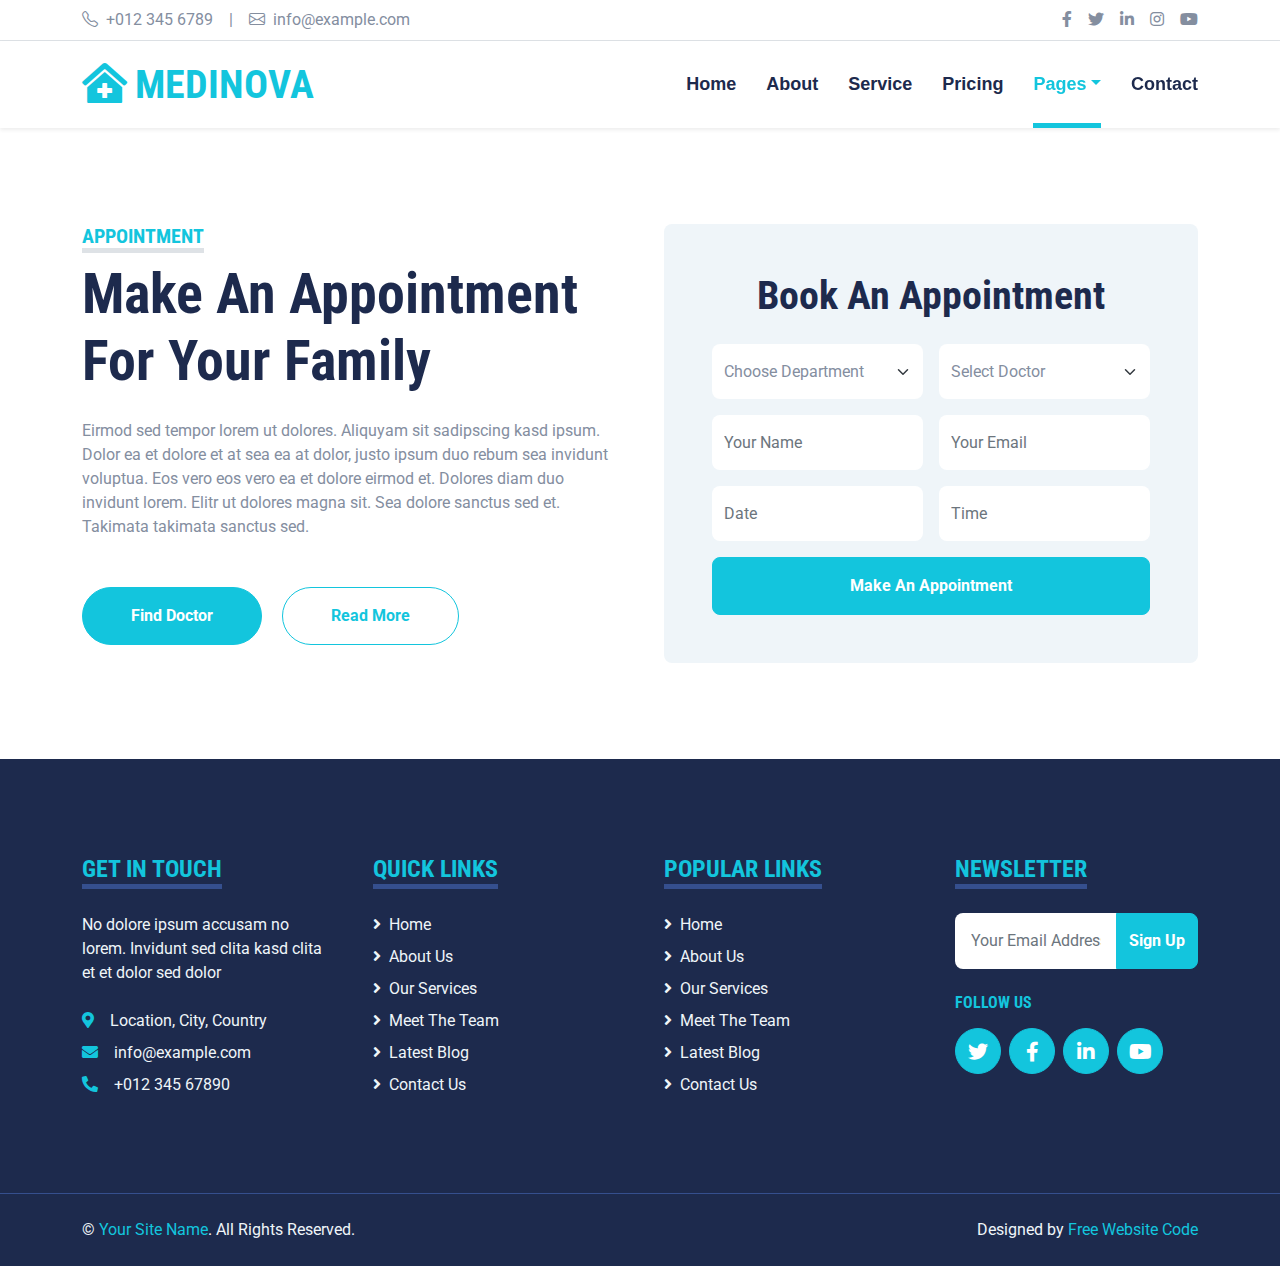
<file: appointment.html>
<!DOCTYPE html>
<html lang="en">

<head>
    <meta charset="utf-8">
    <title>MEDINOVA - Hospital Website Template</title>
    <meta content="width=device-width, initial-scale=1.0" name="viewport">
    <meta content="Free HTML Templates" name="keywords">
    <meta content="Free HTML Templates" name="description">

    <!-- Favicon -->
    <link href="img/favicon.ico" rel="icon">

    <!-- Google Web Fonts -->
    <link rel="preconnect" href="https://fonts.gstatic.com">
    <link href="https://fonts.googleapis.com/css2?family=Roboto+Condensed:wght@400;700&family=Roboto:wght@400;700&display=swap" rel="stylesheet">  

    <!-- Icon Font Stylesheet -->
    <link href="https://cdnjs.cloudflare.com/ajax/libs/font-awesome/5.15.0/css/all.min.css" rel="stylesheet">
    <link href="https://cdn.jsdelivr.net/npm/bootstrap-icons@1.4.1/font/bootstrap-icons.css" rel="stylesheet">

    <!-- Libraries Stylesheet -->
    <link href="lib/owlcarousel/assets/owl.carousel.min.css" rel="stylesheet">
    <link href="lib/tempusdominus/css/tempusdominus-bootstrap-4.min.css" rel="stylesheet" />

    <!-- Customized Bootstrap Stylesheet -->
    <link href="css/bootstrap.min.css" rel="stylesheet">

    <!-- Template Stylesheet -->
    <link href="css/style.css" rel="stylesheet">
</head>

<body>
    <!-- Topbar Start -->
    <div class="container-fluid py-2 border-bottom d-none d-lg-block">
        <div class="container">
            <div class="row">
                <div class="col-md-6 text-center text-lg-start mb-2 mb-lg-0">
                    <div class="d-inline-flex align-items-center">
                        <a class="text-decoration-none text-body pe-3" href=""><i class="bi bi-telephone me-2"></i>+012 345 6789</a>
                        <span class="text-body">|</span>
                        <a class="text-decoration-none text-body px-3" href=""><i class="bi bi-envelope me-2"></i>info@example.com</a>
                    </div>
                </div>
                <div class="col-md-6 text-center text-lg-end">
                    <div class="d-inline-flex align-items-center">
                        <a class="text-body px-2" href="https://facebook.com/freewebsitecode/">
                            <i class="fab fa-facebook-f"></i>
                        </a>
                        <a class="text-body px-2" href="https://freewebsitecode.com/">
                            <i class="fab fa-twitter"></i>
                        </a>
                        <a class="text-body px-2" href="https://freewebsitecode.com/">
                            <i class="fab fa-linkedin-in"></i>
                        </a>
                        <a class="text-body px-2" href="https://freewebsitecode.com/">
                            <i class="fab fa-instagram"></i>
                        </a>
                        <a class="text-body ps-2" href="https://youtube.com/freewebsitecode/">
                            <i class="fab fa-youtube"></i>
                        </a>
                    </div>
                </div>
            </div>
        </div>
    </div>
    <!-- Topbar End -->


    <!-- Navbar Start -->
    <div class="container-fluid sticky-top bg-white shadow-sm mb-5">
        <div class="container">
            <nav class="navbar navbar-expand-lg bg-white navbar-light py-3 py-lg-0">
                <a href="index.html" class="navbar-brand">
                    <h1 class="m-0 text-uppercase text-primary"><i class="fa fa-clinic-medical me-2"></i>Medinova</h1>
                </a>
                <button class="navbar-toggler" type="button" data-bs-toggle="collapse" data-bs-target="#navbarCollapse">
                    <span class="navbar-toggler-icon"></span>
                </button>
                <div class="collapse navbar-collapse" id="navbarCollapse">
                    <div class="navbar-nav ms-auto py-0">
                        <a href="index.html" class="nav-item nav-link">Home</a>
                        <a href="about.html" class="nav-item nav-link">About</a>
                        <a href="service.html" class="nav-item nav-link">Service</a>
                        <a href="price.html" class="nav-item nav-link">Pricing</a>
                        <div class="nav-item dropdown">
                            <a href="#" class="nav-link dropdown-toggle active" data-bs-toggle="dropdown">Pages</a>
                            <div class="dropdown-menu m-0">
                                <a href="blog.html" class="dropdown-item">Blog Grid</a>
                                <a href="detail.html" class="dropdown-item">Blog Detail</a>
                                <a href="team.html" class="dropdown-item">The Team</a>
                                <a href="testimonial.html" class="dropdown-item">Testimonial</a>
                                <a href="appointment.html" class="dropdown-item active">Appointment</a>
                                <a href="search.html" class="dropdown-item">Search</a>
                            </div>
                        </div>
                        <a href="contact.html" class="nav-item nav-link">Contact</a>
                    </div>
                </div>
            </nav>
        </div>
    </div>
    <!-- Navbar End -->


    <!-- Appointment Start -->
    <div class="container-fluid py-5">
        <div class="container">
            <div class="row gx-5">
                <div class="col-lg-6 mb-5 mb-lg-0">
                    <div class="mb-4">
                        <h5 class="d-inline-block text-primary text-uppercase border-bottom border-5">Appointment</h5>
                        <h1 class="display-4">Make An Appointment For Your Family</h1>
                    </div>
                    <p class="mb-5">Eirmod sed tempor lorem ut dolores. Aliquyam sit sadipscing kasd ipsum. Dolor ea et dolore et at sea ea at dolor, justo ipsum duo rebum sea invidunt voluptua. Eos vero eos vero ea et dolore eirmod et. Dolores diam duo invidunt lorem. Elitr ut dolores magna sit. Sea dolore sanctus sed et. Takimata takimata sanctus sed.</p>
                    <a class="btn btn-primary rounded-pill py-3 px-5 me-3" href="">Find Doctor</a>
                    <a class="btn btn-outline-primary rounded-pill py-3 px-5" href="">Read More</a>
                </div>
                <div class="col-lg-6">
                    <div class="bg-light text-center rounded p-5">
                        <h1 class="mb-4">Book An Appointment</h1>
                        <form>
                            <div class="row g-3">
                                <div class="col-12 col-sm-6">
                                    <select class="form-select bg-white border-0" style="height: 55px;">
                                        <option selected>Choose Department</option>
                                        <option value="1">Department 1</option>
                                        <option value="2">Department 2</option>
                                        <option value="3">Department 3</option>
                                    </select>
                                </div>
                                <div class="col-12 col-sm-6">
                                    <select class="form-select bg-white border-0" style="height: 55px;">
                                        <option selected>Select Doctor</option>
                                        <option value="1">Doctor 1</option>
                                        <option value="2">Doctor 2</option>
                                        <option value="3">Doctor 3</option>
                                    </select>
                                </div>
                                <div class="col-12 col-sm-6">
                                    <input type="text" class="form-control bg-white border-0" placeholder="Your Name" style="height: 55px;">
                                </div>
                                <div class="col-12 col-sm-6">
                                    <input type="email" class="form-control bg-white border-0" placeholder="Your Email" style="height: 55px;">
                                </div>
                                <div class="col-12 col-sm-6">
                                    <div class="date" id="date" data-target-input="nearest">
                                        <input type="text"
                                            class="form-control bg-white border-0 datetimepicker-input"
                                            placeholder="Date" data-target="#date" data-toggle="datetimepicker" style="height: 55px;">
                                    </div>
                                </div>
                                <div class="col-12 col-sm-6">
                                    <div class="time" id="time" data-target-input="nearest">
                                        <input type="text"
                                            class="form-control bg-white border-0 datetimepicker-input"
                                            placeholder="Time" data-target="#time" data-toggle="datetimepicker" style="height: 55px;">
                                    </div>
                                </div>
                                <div class="col-12">
                                    <button class="btn btn-primary w-100 py-3" type="submit">Make An Appointment</button>
                                </div>
                            </div>
                        </form>
                    </div>
                </div>
            </div>
        </div>
    </div>
    <!-- Appointment End -->


    <!-- Footer Start -->
    <div class="container-fluid bg-dark text-light mt-5 py-5">
        <div class="container py-5">
            <div class="row g-5">
                <div class="col-lg-3 col-md-6">
                    <h4 class="d-inline-block text-primary text-uppercase border-bottom border-5 border-secondary mb-4">Get In Touch</h4>
                    <p class="mb-4">No dolore ipsum accusam no lorem. Invidunt sed clita kasd clita et et dolor sed dolor</p>
                    <p class="mb-2"><i class="fa fa-map-marker-alt text-primary me-3"></i>Location, City, Country</p>
                    <p class="mb-2"><i class="fa fa-envelope text-primary me-3"></i>info@example.com</p>
                    <p class="mb-0"><i class="fa fa-phone-alt text-primary me-3"></i>+012 345 67890</p>
                </div>
                <div class="col-lg-3 col-md-6">
                    <h4 class="d-inline-block text-primary text-uppercase border-bottom border-5 border-secondary mb-4">Quick Links</h4>
                    <div class="d-flex flex-column justify-content-start">
                        <a class="text-light mb-2" href="#"><i class="fa fa-angle-right me-2"></i>Home</a>
                        <a class="text-light mb-2" href="#"><i class="fa fa-angle-right me-2"></i>About Us</a>
                        <a class="text-light mb-2" href="#"><i class="fa fa-angle-right me-2"></i>Our Services</a>
                        <a class="text-light mb-2" href="#"><i class="fa fa-angle-right me-2"></i>Meet The Team</a>
                        <a class="text-light mb-2" href="#"><i class="fa fa-angle-right me-2"></i>Latest Blog</a>
                        <a class="text-light" href="#"><i class="fa fa-angle-right me-2"></i>Contact Us</a>
                    </div>
                </div>
                <div class="col-lg-3 col-md-6">
                    <h4 class="d-inline-block text-primary text-uppercase border-bottom border-5 border-secondary mb-4">Popular Links</h4>
                    <div class="d-flex flex-column justify-content-start">
                        <a class="text-light mb-2" href="#"><i class="fa fa-angle-right me-2"></i>Home</a>
                        <a class="text-light mb-2" href="#"><i class="fa fa-angle-right me-2"></i>About Us</a>
                        <a class="text-light mb-2" href="#"><i class="fa fa-angle-right me-2"></i>Our Services</a>
                        <a class="text-light mb-2" href="#"><i class="fa fa-angle-right me-2"></i>Meet The Team</a>
                        <a class="text-light mb-2" href="#"><i class="fa fa-angle-right me-2"></i>Latest Blog</a>
                        <a class="text-light" href="#"><i class="fa fa-angle-right me-2"></i>Contact Us</a>
                    </div>
                </div>
                <div class="col-lg-3 col-md-6">
                    <h4 class="d-inline-block text-primary text-uppercase border-bottom border-5 border-secondary mb-4">Newsletter</h4>
                    <form action="">
                        <div class="input-group">
                            <input type="text" class="form-control p-3 border-0" placeholder="Your Email Address">
                            <button class="btn btn-primary">Sign Up</button>
                        </div>
                    </form>
                    <h6 class="text-primary text-uppercase mt-4 mb-3">Follow Us</h6>
                    <div class="d-flex">
                        <a class="btn btn-lg btn-primary btn-lg-square rounded-circle me-2" href="https://freewebsitecode.com/"><i class="fab fa-twitter"></i></a>
                        <a class="btn btn-lg btn-primary btn-lg-square rounded-circle me-2" href="https://facebook.com/freewebsitecode/"><i class="fab fa-facebook-f"></i></a>
                        <a class="btn btn-lg btn-primary btn-lg-square rounded-circle me-2" href="https://freewebsitecode.com/"><i class="fab fa-linkedin-in"></i></a>
                        <a class="btn btn-lg btn-primary btn-lg-square rounded-circle" href="https://youtube.com/freewebsitecode/"><i class="fab fa-youtube"></i></a>
                    </div>
                </div>
            </div>
        </div>
    </div>
    <div class="container-fluid bg-dark text-light border-top border-secondary py-4">
        <div class="container">
            <div class="row g-5">
                <div class="col-md-6 text-center text-md-start">
                    <p class="mb-md-0">&copy; <a class="text-primary" href="#">Your Site Name</a>. All Rights Reserved.</p>
                </div>
                <div class="col-md-6 text-center text-md-end">
                    <p class="mb-0">Designed by <a class="text-primary" href="https://freewebsitecode.com">Free Website Code</a></p>
                </div>
            </div>
        </div>
    </div>
    <!-- Footer End -->


    <!-- Back to Top -->
    <a href="#" class="btn btn-lg btn-primary btn-lg-square back-to-top"><i class="bi bi-arrow-up"></i></a>


    <!-- JavaScript Libraries -->
    <script src="https://code.jquery.com/jquery-3.4.1.min.js"></script>
    <script src="https://cdn.jsdelivr.net/npm/bootstrap@5.0.0/dist/js/bootstrap.bundle.min.js"></script>
    <script src="lib/easing/easing.min.js"></script>
    <script src="lib/waypoints/waypoints.min.js"></script>
    <script src="lib/owlcarousel/owl.carousel.min.js"></script>
    <script src="lib/tempusdominus/js/moment.min.js"></script>
    <script src="lib/tempusdominus/js/moment-timezone.min.js"></script>
    <script src="lib/tempusdominus/js/tempusdominus-bootstrap-4.min.js"></script>

    <!-- Template Javascript -->
    <script src="js/main.js"></script>
</body>

</html>
</file>
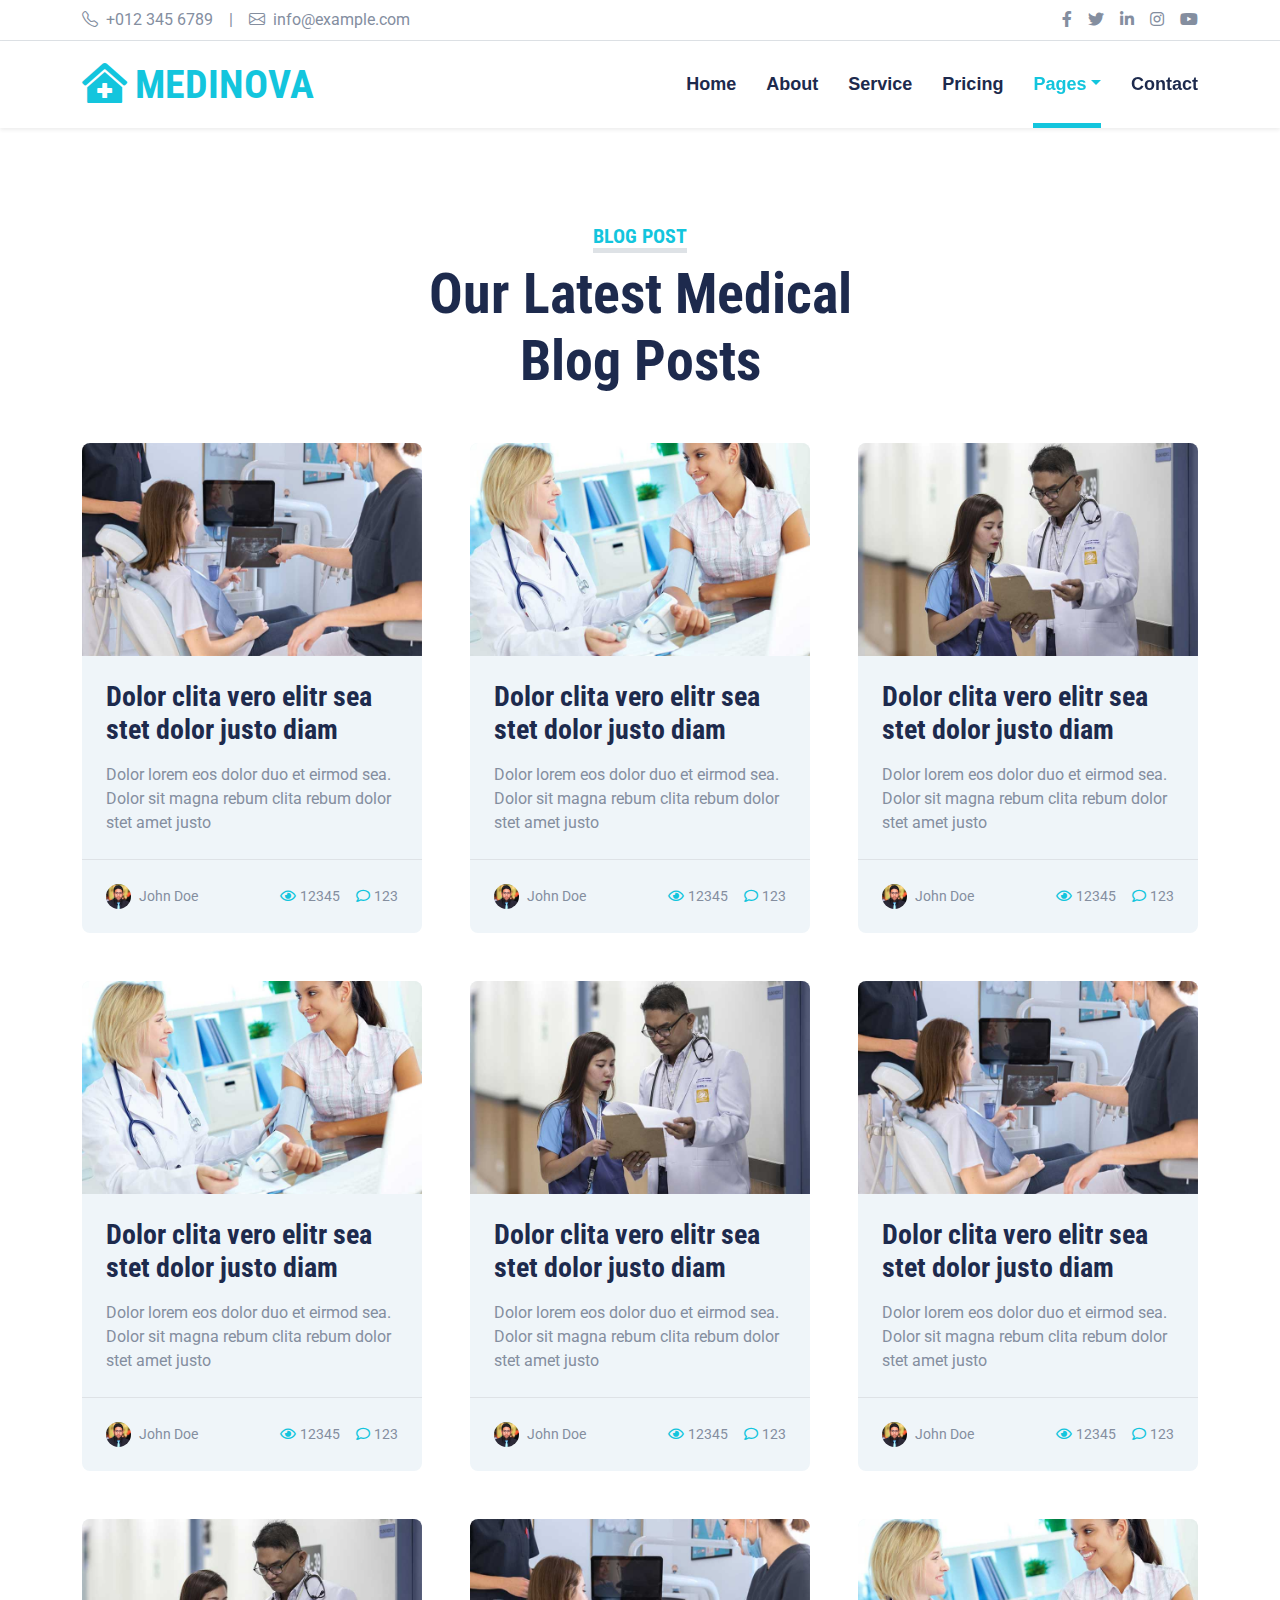
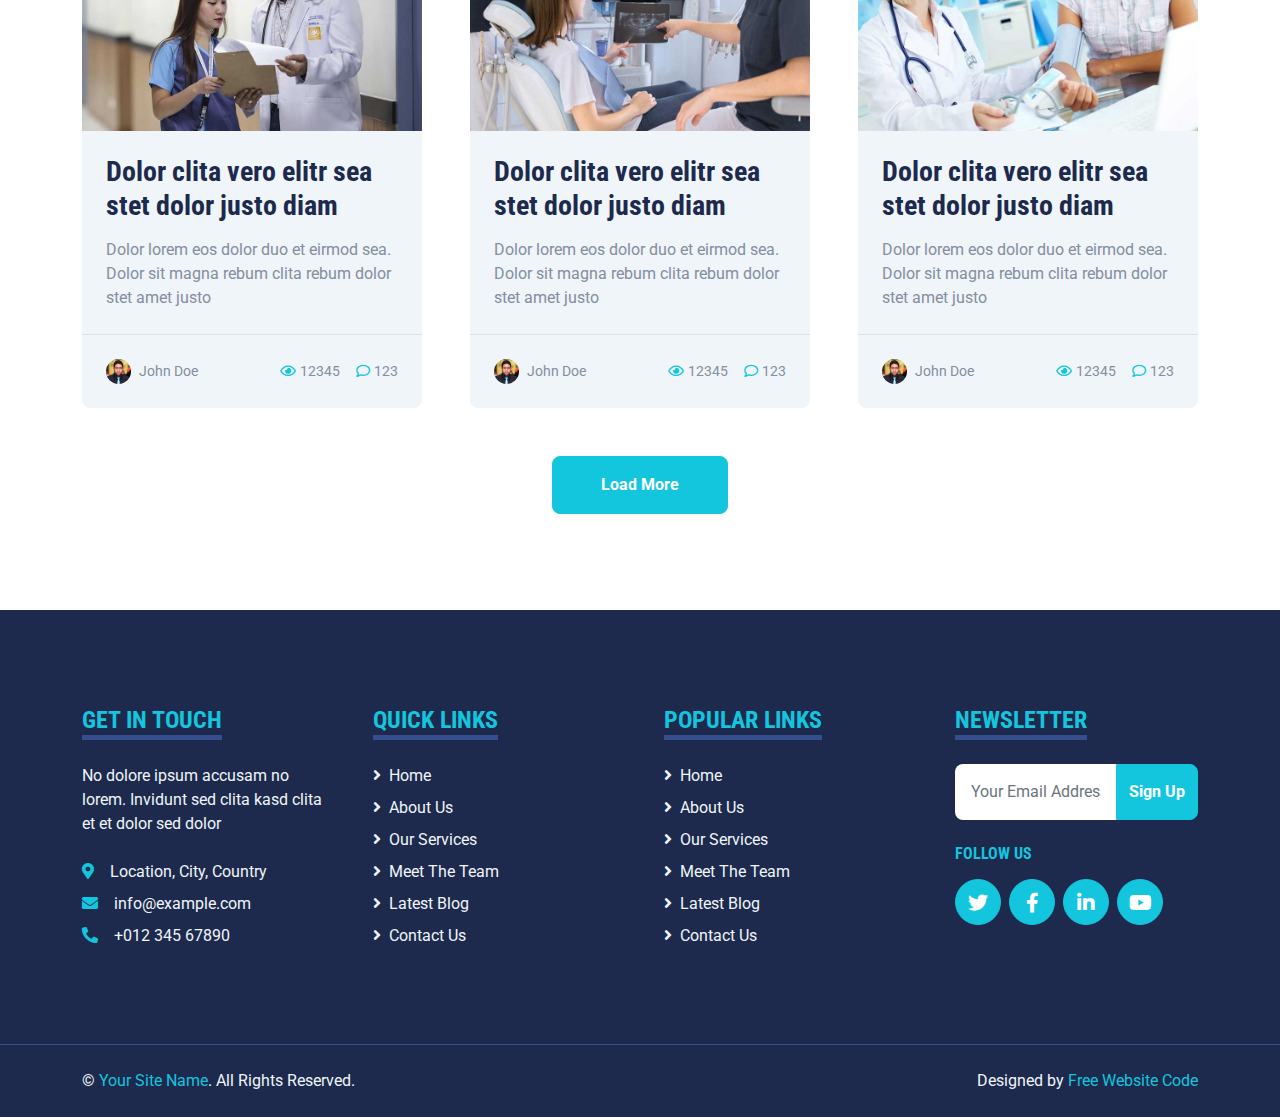
<file: blog.html>
<!DOCTYPE html>
<html lang="en">

<head>
    <meta charset="utf-8">
    <title>MEDINOVA - Hospital Website Template</title>
    <meta content="width=device-width, initial-scale=1.0" name="viewport">
    <meta content="Free HTML Templates" name="keywords">
    <meta content="Free HTML Templates" name="description">

    <!-- Favicon -->
    <link href="img/favicon.ico" rel="icon">

    <!-- Google Web Fonts -->
    <link rel="preconnect" href="https://fonts.gstatic.com">
    <link href="https://fonts.googleapis.com/css2?family=Roboto+Condensed:wght@400;700&family=Roboto:wght@400;700&display=swap" rel="stylesheet">  

    <!-- Icon Font Stylesheet -->
    <link href="https://cdnjs.cloudflare.com/ajax/libs/font-awesome/5.15.0/css/all.min.css" rel="stylesheet">
    <link href="https://cdn.jsdelivr.net/npm/bootstrap-icons@1.4.1/font/bootstrap-icons.css" rel="stylesheet">

    <!-- Libraries Stylesheet -->
    <link href="lib/owlcarousel/assets/owl.carousel.min.css" rel="stylesheet">
    <link href="lib/tempusdominus/css/tempusdominus-bootstrap-4.min.css" rel="stylesheet" />

    <!-- Customized Bootstrap Stylesheet -->
    <link href="css/bootstrap.min.css" rel="stylesheet">

    <!-- Template Stylesheet -->
    <link href="css/style.css" rel="stylesheet">
</head>

<body>
    <!-- Topbar Start -->
    <div class="container-fluid py-2 border-bottom d-none d-lg-block">
        <div class="container">
            <div class="row">
                <div class="col-md-6 text-center text-lg-start mb-2 mb-lg-0">
                    <div class="d-inline-flex align-items-center">
                        <a class="text-decoration-none text-body pe-3" href=""><i class="bi bi-telephone me-2"></i>+012 345 6789</a>
                        <span class="text-body">|</span>
                        <a class="text-decoration-none text-body px-3" href=""><i class="bi bi-envelope me-2"></i>info@example.com</a>
                    </div>
                </div>
                <div class="col-md-6 text-center text-lg-end">
                    <div class="d-inline-flex align-items-center">
                        <a class="text-body px-2" href="https://facebook.com/freewebsitecode/">
                            <i class="fab fa-facebook-f"></i>
                        </a>
                        <a class="text-body px-2" href="https://freewebsitecode.com/">
                            <i class="fab fa-twitter"></i>
                        </a>
                        <a class="text-body px-2" href="https://freewebsitecode.com/">
                            <i class="fab fa-linkedin-in"></i>
                        </a>
                        <a class="text-body px-2" href="https://freewebsitecode.com/">
                            <i class="fab fa-instagram"></i>
                        </a>
                        <a class="text-body ps-2" href="https://youtube.com/freewebsitecode/">
                            <i class="fab fa-youtube"></i>
                        </a>
                    </div>
                </div>
            </div>
        </div>
    </div>
    <!-- Topbar End -->


    <!-- Navbar Start -->
    <div class="container-fluid sticky-top bg-white shadow-sm mb-5">
        <div class="container">
            <nav class="navbar navbar-expand-lg bg-white navbar-light py-3 py-lg-0">
                <a href="index.html" class="navbar-brand">
                    <h1 class="m-0 text-uppercase text-primary"><i class="fa fa-clinic-medical me-2"></i>Medinova</h1>
                </a>
                <button class="navbar-toggler" type="button" data-bs-toggle="collapse" data-bs-target="#navbarCollapse">
                    <span class="navbar-toggler-icon"></span>
                </button>
                <div class="collapse navbar-collapse" id="navbarCollapse">
                    <div class="navbar-nav ms-auto py-0">
                        <a href="index.html" class="nav-item nav-link">Home</a>
                        <a href="about.html" class="nav-item nav-link">About</a>
                        <a href="service.html" class="nav-item nav-link">Service</a>
                        <a href="price.html" class="nav-item nav-link">Pricing</a>
                        <div class="nav-item dropdown">
                            <a href="#" class="nav-link dropdown-toggle active" data-bs-toggle="dropdown">Pages</a>
                            <div class="dropdown-menu m-0">
                                <a href="blog.html" class="dropdown-item active">Blog Grid</a>
                                <a href="detail.html" class="dropdown-item">Blog Detail</a>
                                <a href="team.html" class="dropdown-item">The Team</a>
                                <a href="testimonial.html" class="dropdown-item">Testimonial</a>
                                <a href="appointment.html" class="dropdown-item">Appointment</a>
                                <a href="search.html" class="dropdown-item">Search</a>
                            </div>
                        </div>
                        <a href="contact.html" class="nav-item nav-link">Contact</a>
                    </div>
                </div>
            </nav>
        </div>
    </div>
    <!-- Navbar End -->


    <!-- Blog Start -->
    <div class="container-fluid py-5">
        <div class="container">
            <div class="text-center mx-auto mb-5" style="max-width: 500px;">
                <h5 class="d-inline-block text-primary text-uppercase border-bottom border-5">Blog Post</h5>
                <h1 class="display-4">Our Latest Medical Blog Posts</h1>
            </div>
            <div class="row g-5">
                <div class="col-xl-4 col-lg-6">
                    <div class="bg-light rounded overflow-hidden">
                        <img class="img-fluid w-100" src="img/blog-1.jpg" alt="">
                        <div class="p-4">
                            <a class="h3 d-block mb-3" href="">Dolor clita vero elitr sea stet dolor justo  diam</a>
                            <p class="m-0">Dolor lorem eos dolor duo et eirmod sea. Dolor sit magna
                                rebum clita rebum dolor stet amet justo</p>
                        </div>
                        <div class="d-flex justify-content-between border-top p-4">
                            <div class="d-flex align-items-center">
                                <img class="rounded-circle me-2" src="img/user.jpg" width="25" height="25" alt="">
                                <small>John Doe</small>
                            </div>
                            <div class="d-flex align-items-center">
                                <small class="ms-3"><i class="far fa-eye text-primary me-1"></i>12345</small>
                                <small class="ms-3"><i class="far fa-comment text-primary me-1"></i>123</small>
                            </div>
                        </div>
                    </div>
                </div>
                <div class="col-xl-4 col-lg-6">
                    <div class="bg-light rounded overflow-hidden">
                        <img class="img-fluid w-100" src="img/blog-2.jpg" alt="">
                        <div class="p-4">
                            <a class="h3 d-block mb-3" href="">Dolor clita vero elitr sea stet dolor justo  diam</a>
                            <p class="m-0">Dolor lorem eos dolor duo et eirmod sea. Dolor sit magna
                                rebum clita rebum dolor stet amet justo</p>
                        </div>
                        <div class="d-flex justify-content-between border-top p-4">
                            <div class="d-flex align-items-center">
                                <img class="rounded-circle me-2" src="img/user.jpg" width="25" height="25" alt="">
                                <small>John Doe</small>
                            </div>
                            <div class="d-flex align-items-center">
                                <small class="ms-3"><i class="far fa-eye text-primary me-1"></i>12345</small>
                                <small class="ms-3"><i class="far fa-comment text-primary me-1"></i>123</small>
                            </div>
                        </div>
                    </div>
                </div>
                <div class="col-xl-4 col-lg-6">
                    <div class="bg-light rounded overflow-hidden">
                        <img class="img-fluid w-100" src="img/blog-3.jpg" alt="">
                        <div class="p-4">
                            <a class="h3 d-block mb-3" href="">Dolor clita vero elitr sea stet dolor justo  diam</a>
                            <p class="m-0">Dolor lorem eos dolor duo et eirmod sea. Dolor sit magna
                                rebum clita rebum dolor stet amet justo</p>
                        </div>
                        <div class="d-flex justify-content-between border-top p-4">
                            <div class="d-flex align-items-center">
                                <img class="rounded-circle me-2" src="img/user.jpg" width="25" height="25" alt="">
                                <small>John Doe</small>
                            </div>
                            <div class="d-flex align-items-center">
                                <small class="ms-3"><i class="far fa-eye text-primary me-1"></i>12345</small>
                                <small class="ms-3"><i class="far fa-comment text-primary me-1"></i>123</small>
                            </div>
                        </div>
                    </div>
                </div>
                <div class="col-xl-4 col-lg-6">
                    <div class="bg-light rounded overflow-hidden">
                        <img class="img-fluid w-100" src="img/blog-2.jpg" alt="">
                        <div class="p-4">
                            <a class="h3 d-block mb-3" href="">Dolor clita vero elitr sea stet dolor justo  diam</a>
                            <p class="m-0">Dolor lorem eos dolor duo et eirmod sea. Dolor sit magna
                                rebum clita rebum dolor stet amet justo</p>
                        </div>
                        <div class="d-flex justify-content-between border-top p-4">
                            <div class="d-flex align-items-center">
                                <img class="rounded-circle me-2" src="img/user.jpg" width="25" height="25" alt="">
                                <small>John Doe</small>
                            </div>
                            <div class="d-flex align-items-center">
                                <small class="ms-3"><i class="far fa-eye text-primary me-1"></i>12345</small>
                                <small class="ms-3"><i class="far fa-comment text-primary me-1"></i>123</small>
                            </div>
                        </div>
                    </div>
                </div>
                <div class="col-xl-4 col-lg-6">
                    <div class="bg-light rounded overflow-hidden">
                        <img class="img-fluid w-100" src="img/blog-3.jpg" alt="">
                        <div class="p-4">
                            <a class="h3 d-block mb-3" href="">Dolor clita vero elitr sea stet dolor justo  diam</a>
                            <p class="m-0">Dolor lorem eos dolor duo et eirmod sea. Dolor sit magna
                                rebum clita rebum dolor stet amet justo</p>
                        </div>
                        <div class="d-flex justify-content-between border-top p-4">
                            <div class="d-flex align-items-center">
                                <img class="rounded-circle me-2" src="img/user.jpg" width="25" height="25" alt="">
                                <small>John Doe</small>
                            </div>
                            <div class="d-flex align-items-center">
                                <small class="ms-3"><i class="far fa-eye text-primary me-1"></i>12345</small>
                                <small class="ms-3"><i class="far fa-comment text-primary me-1"></i>123</small>
                            </div>
                        </div>
                    </div>
                </div>
                <div class="col-xl-4 col-lg-6">
                    <div class="bg-light rounded overflow-hidden">
                        <img class="img-fluid w-100" src="img/blog-1.jpg" alt="">
                        <div class="p-4">
                            <a class="h3 d-block mb-3" href="">Dolor clita vero elitr sea stet dolor justo  diam</a>
                            <p class="m-0">Dolor lorem eos dolor duo et eirmod sea. Dolor sit magna
                                rebum clita rebum dolor stet amet justo</p>
                        </div>
                        <div class="d-flex justify-content-between border-top p-4">
                            <div class="d-flex align-items-center">
                                <img class="rounded-circle me-2" src="img/user.jpg" width="25" height="25" alt="">
                                <small>John Doe</small>
                            </div>
                            <div class="d-flex align-items-center">
                                <small class="ms-3"><i class="far fa-eye text-primary me-1"></i>12345</small>
                                <small class="ms-3"><i class="far fa-comment text-primary me-1"></i>123</small>
                            </div>
                        </div>
                    </div>
                </div>
                <div class="col-xl-4 col-lg-6">
                    <div class="bg-light rounded overflow-hidden">
                        <img class="img-fluid w-100" src="img/blog-3.jpg" alt="">
                        <div class="p-4">
                            <a class="h3 d-block mb-3" href="">Dolor clita vero elitr sea stet dolor justo  diam</a>
                            <p class="m-0">Dolor lorem eos dolor duo et eirmod sea. Dolor sit magna
                                rebum clita rebum dolor stet amet justo</p>
                        </div>
                        <div class="d-flex justify-content-between border-top p-4">
                            <div class="d-flex align-items-center">
                                <img class="rounded-circle me-2" src="img/user.jpg" width="25" height="25" alt="">
                                <small>John Doe</small>
                            </div>
                            <div class="d-flex align-items-center">
                                <small class="ms-3"><i class="far fa-eye text-primary me-1"></i>12345</small>
                                <small class="ms-3"><i class="far fa-comment text-primary me-1"></i>123</small>
                            </div>
                        </div>
                    </div>
                </div>
                <div class="col-xl-4 col-lg-6">
                    <div class="bg-light rounded overflow-hidden">
                        <img class="img-fluid w-100" src="img/blog-1.jpg" alt="">
                        <div class="p-4">
                            <a class="h3 d-block mb-3" href="">Dolor clita vero elitr sea stet dolor justo  diam</a>
                            <p class="m-0">Dolor lorem eos dolor duo et eirmod sea. Dolor sit magna
                                rebum clita rebum dolor stet amet justo</p>
                        </div>
                        <div class="d-flex justify-content-between border-top p-4">
                            <div class="d-flex align-items-center">
                                <img class="rounded-circle me-2" src="img/user.jpg" width="25" height="25" alt="">
                                <small>John Doe</small>
                            </div>
                            <div class="d-flex align-items-center">
                                <small class="ms-3"><i class="far fa-eye text-primary me-1"></i>12345</small>
                                <small class="ms-3"><i class="far fa-comment text-primary me-1"></i>123</small>
                            </div>
                        </div>
                    </div>
                </div>
                <div class="col-xl-4 col-lg-6">
                    <div class="bg-light rounded overflow-hidden">
                        <img class="img-fluid w-100" src="img/blog-2.jpg" alt="">
                        <div class="p-4">
                            <a class="h3 d-block mb-3" href="">Dolor clita vero elitr sea stet dolor justo  diam</a>
                            <p class="m-0">Dolor lorem eos dolor duo et eirmod sea. Dolor sit magna
                                rebum clita rebum dolor stet amet justo</p>
                        </div>
                        <div class="d-flex justify-content-between border-top p-4">
                            <div class="d-flex align-items-center">
                                <img class="rounded-circle me-2" src="img/user.jpg" width="25" height="25" alt="">
                                <small>John Doe</small>
                            </div>
                            <div class="d-flex align-items-center">
                                <small class="ms-3"><i class="far fa-eye text-primary me-1"></i>12345</small>
                                <small class="ms-3"><i class="far fa-comment text-primary me-1"></i>123</small>
                            </div>
                        </div>
                    </div>
                </div>
                <div class="col-12 text-center">
                    <button class="btn btn-primary py-3 px-5">Load More</button>
                </div>
            </div>
        </div>
    </div>
    <!-- Blog End -->
    

    <!-- Footer Start -->
    <div class="container-fluid bg-dark text-light mt-5 py-5">
        <div class="container py-5">
            <div class="row g-5">
                <div class="col-lg-3 col-md-6">
                    <h4 class="d-inline-block text-primary text-uppercase border-bottom border-5 border-secondary mb-4">Get In Touch</h4>
                    <p class="mb-4">No dolore ipsum accusam no lorem. Invidunt sed clita kasd clita et et dolor sed dolor</p>
                    <p class="mb-2"><i class="fa fa-map-marker-alt text-primary me-3"></i>Location, City, Country</p>
                    <p class="mb-2"><i class="fa fa-envelope text-primary me-3"></i>info@example.com</p>
                    <p class="mb-0"><i class="fa fa-phone-alt text-primary me-3"></i>+012 345 67890</p>
                </div>
                <div class="col-lg-3 col-md-6">
                    <h4 class="d-inline-block text-primary text-uppercase border-bottom border-5 border-secondary mb-4">Quick Links</h4>
                    <div class="d-flex flex-column justify-content-start">
                        <a class="text-light mb-2" href="#"><i class="fa fa-angle-right me-2"></i>Home</a>
                        <a class="text-light mb-2" href="#"><i class="fa fa-angle-right me-2"></i>About Us</a>
                        <a class="text-light mb-2" href="#"><i class="fa fa-angle-right me-2"></i>Our Services</a>
                        <a class="text-light mb-2" href="#"><i class="fa fa-angle-right me-2"></i>Meet The Team</a>
                        <a class="text-light mb-2" href="#"><i class="fa fa-angle-right me-2"></i>Latest Blog</a>
                        <a class="text-light" href="#"><i class="fa fa-angle-right me-2"></i>Contact Us</a>
                    </div>
                </div>
                <div class="col-lg-3 col-md-6">
                    <h4 class="d-inline-block text-primary text-uppercase border-bottom border-5 border-secondary mb-4">Popular Links</h4>
                    <div class="d-flex flex-column justify-content-start">
                        <a class="text-light mb-2" href="#"><i class="fa fa-angle-right me-2"></i>Home</a>
                        <a class="text-light mb-2" href="#"><i class="fa fa-angle-right me-2"></i>About Us</a>
                        <a class="text-light mb-2" href="#"><i class="fa fa-angle-right me-2"></i>Our Services</a>
                        <a class="text-light mb-2" href="#"><i class="fa fa-angle-right me-2"></i>Meet The Team</a>
                        <a class="text-light mb-2" href="#"><i class="fa fa-angle-right me-2"></i>Latest Blog</a>
                        <a class="text-light" href="#"><i class="fa fa-angle-right me-2"></i>Contact Us</a>
                    </div>
                </div>
                <div class="col-lg-3 col-md-6">
                    <h4 class="d-inline-block text-primary text-uppercase border-bottom border-5 border-secondary mb-4">Newsletter</h4>
                    <form action="">
                        <div class="input-group">
                            <input type="text" class="form-control p-3 border-0" placeholder="Your Email Address">
                            <button class="btn btn-primary">Sign Up</button>
                        </div>
                    </form>
                    <h6 class="text-primary text-uppercase mt-4 mb-3">Follow Us</h6>
                    <div class="d-flex">
                        <a class="btn btn-lg btn-primary btn-lg-square rounded-circle me-2" href="https://freewebsitecode.com/"><i class="fab fa-twitter"></i></a>
                        <a class="btn btn-lg btn-primary btn-lg-square rounded-circle me-2" href="https://facebook.com/freewebsitecode/"><i class="fab fa-facebook-f"></i></a>
                        <a class="btn btn-lg btn-primary btn-lg-square rounded-circle me-2" href="https://freewebsitecode.com/"><i class="fab fa-linkedin-in"></i></a>
                        <a class="btn btn-lg btn-primary btn-lg-square rounded-circle" href="https://youtube.com/freewebsitecode/"><i class="fab fa-youtube"></i></a>
                    </div>
                </div>
            </div>
        </div>
    </div>
    <div class="container-fluid bg-dark text-light border-top border-secondary py-4">
        <div class="container">
            <div class="row g-5">
                <div class="col-md-6 text-center text-md-start">
                    <p class="mb-md-0">&copy; <a class="text-primary" href="#">Your Site Name</a>. All Rights Reserved.</p>
                </div>
                <div class="col-md-6 text-center text-md-end">
                    <p class="mb-0">Designed by <a class="text-primary" href="https://freewebsitecode.com">Free Website Code</a></p>
                </div>
            </div>
        </div>
    </div>
    <!-- Footer End -->


    <!-- Back to Top -->
    <a href="#" class="btn btn-lg btn-primary btn-lg-square back-to-top"><i class="bi bi-arrow-up"></i></a>


    <!-- JavaScript Libraries -->
    <script src="https://code.jquery.com/jquery-3.4.1.min.js"></script>
    <script src="https://cdn.jsdelivr.net/npm/bootstrap@5.0.0/dist/js/bootstrap.bundle.min.js"></script>
    <script src="lib/easing/easing.min.js"></script>
    <script src="lib/waypoints/waypoints.min.js"></script>
    <script src="lib/owlcarousel/owl.carousel.min.js"></script>
    <script src="lib/tempusdominus/js/moment.min.js"></script>
    <script src="lib/tempusdominus/js/moment-timezone.min.js"></script>
    <script src="lib/tempusdominus/js/tempusdominus-bootstrap-4.min.js"></script>

    <!-- Template Javascript -->
    <script src="js/main.js"></script>
</body>

</html>
</file>
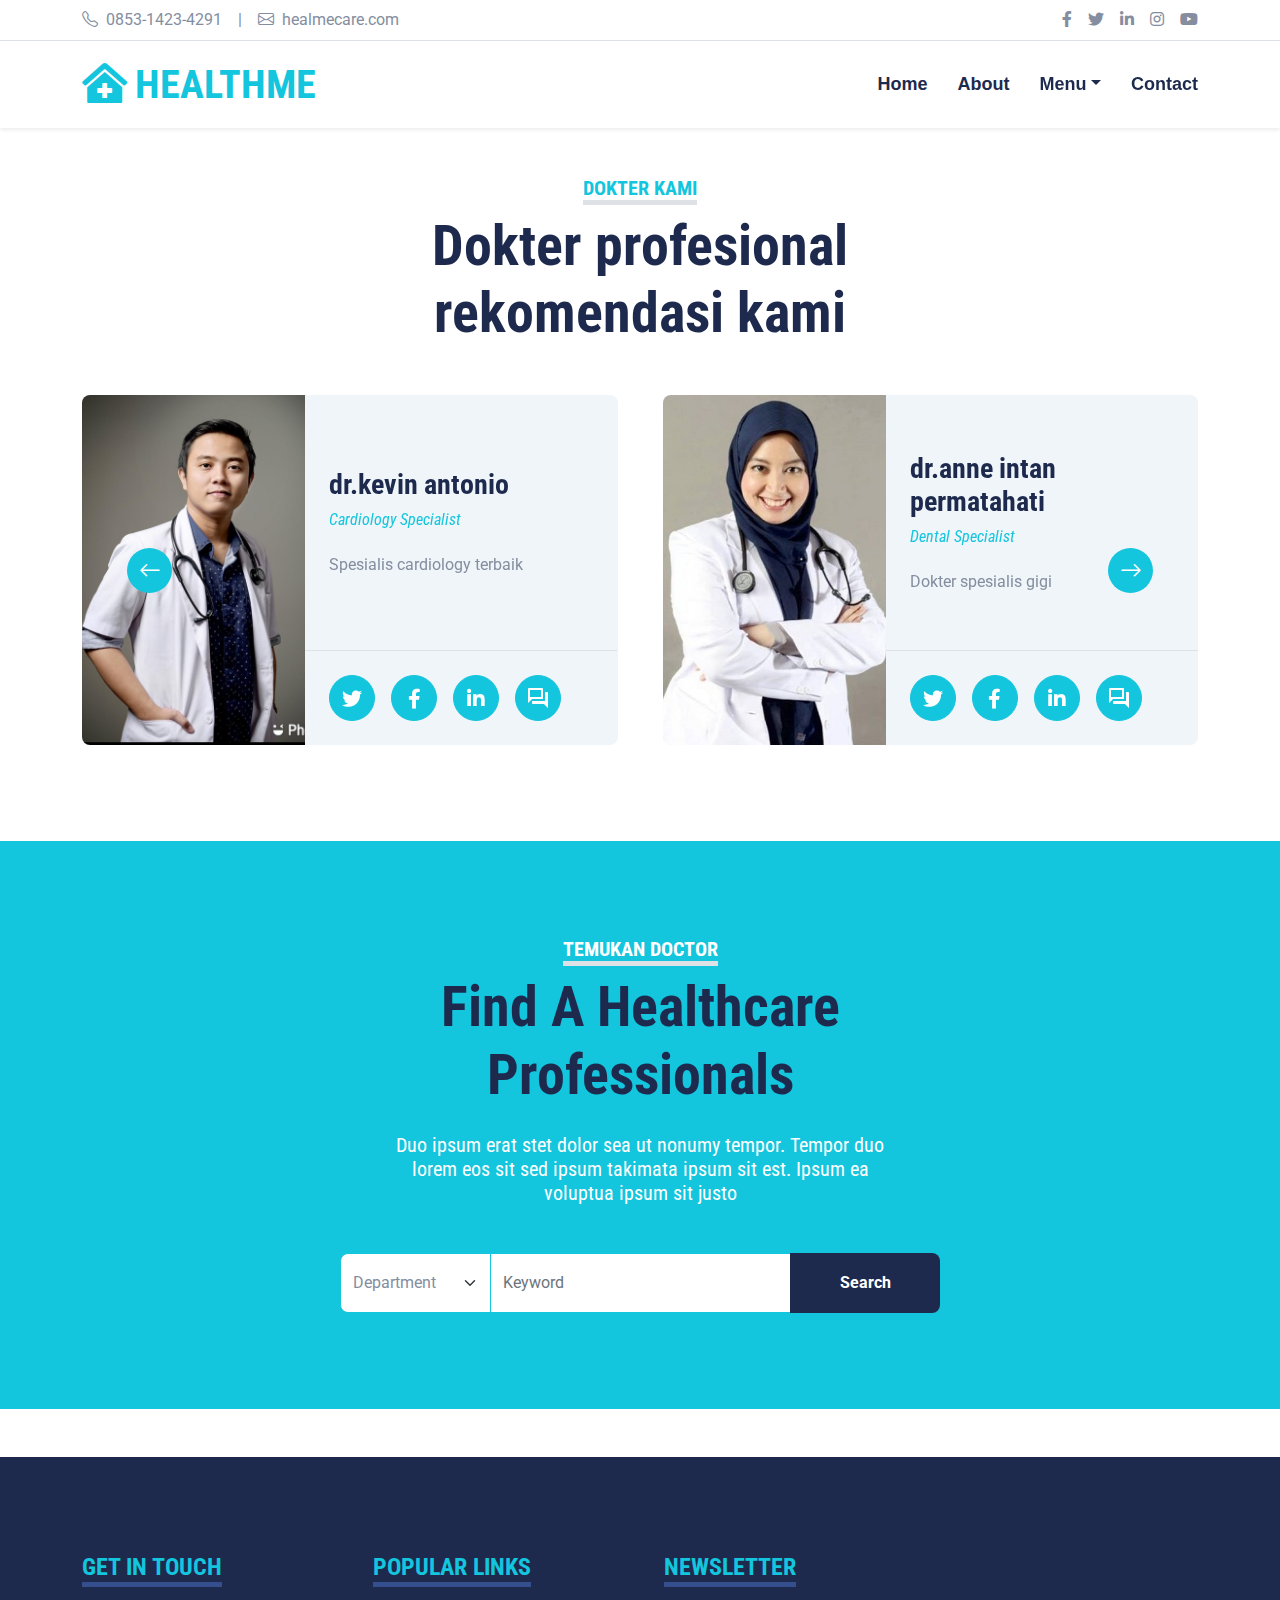
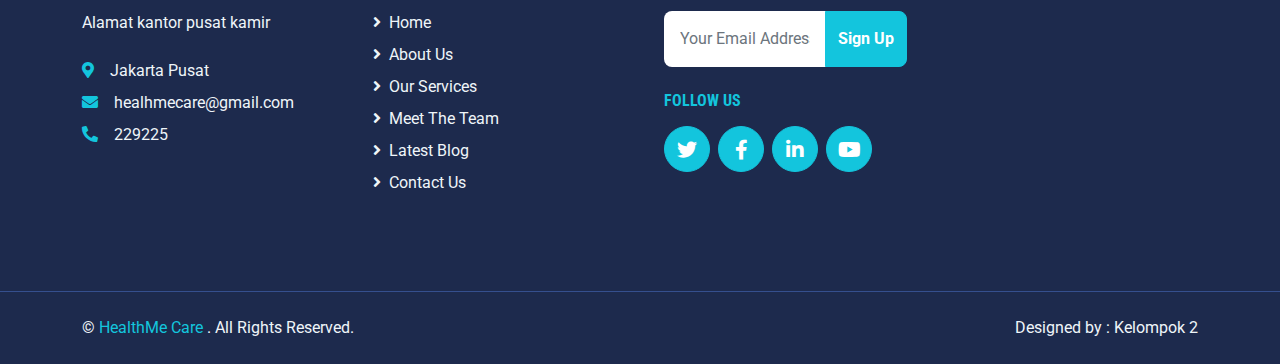
<file: chatDocter.html>
<!DOCTYPE html>
<html lang="en">
  <head>
    <meta charset="utf-8" />
    <title>HealthMe - Solusi Kesehatan Terlengkap</title>
    <meta content="width=device-width, initial-scale=1.0" name="viewport" />
    <meta content="Free HTML Templates" name="keywords" />
    <meta content="Free HTML Templates" name="description" />
    <link rel="icon" href="https://www.kanal-kesehatan.com/wp-content/uploads/2016/09/medical-icon.png">

    <!-- Favicon -->
    <link href="img/favicon.ico" rel="icon" />

    <!-- Google Web Fonts -->
    <link rel="preconnect" href="https://fonts.gstatic.com" />
    <link
      href="https://fonts.googleapis.com/css2?family=Roboto+Condensed:wght@400;700&family=Roboto:wght@400;700&display=swap"
      rel="stylesheet"
    />

    <!-- Icon Font Stylesheet -->
    <link
      href="https://cdnjs.cloudflare.com/ajax/libs/font-awesome/5.15.0/css/all.min.css"
      rel="stylesheet"
    />
    <link
      href="https://cdn.jsdelivr.net/npm/bootstrap-icons@1.4.1/font/bootstrap-icons.css"
      rel="stylesheet"
    />

    <!-- Libraries Stylesheet -->
    <link href="lib/owlcarousel/assets/owl.carousel.min.css" rel="stylesheet" />
    <link
      href="lib/tempusdominus/css/tempusdominus-bootstrap-4.min.css"
      rel="stylesheet"
    />

    <!-- Customized Bootstrap Stylesheet -->
    <link href="css/bootstrap.min.css" rel="stylesheet" />

    <!-- Template Stylesheet -->
    <link href="css/style.css" rel="stylesheet" />
    <link rel="stylesheet" href="./css/stylechat.css" />
    <link
      rel="stylesheet"
      href="https://fonts.googleapis.com/css2?family=Material+Symbols+Outlined:opsz,wght,FILL,GRAD@24,400,0,0"
    />
  </head>

  <body>
    <!-- Topbar Start -->
    <div class="container-fluid py-2 border-bottom d-none d-lg-block">
      <div class="container">
        <div class="row">
          <div class="col-md-6 text-center text-lg-start mb-2 mb-lg-0">
            <div class="d-inline-flex align-items-center">
              <a class="text-decoration-none text-body pe-3" href=""
                ><i class="bi bi-telephone me-2"></i>0853-1423-4291</a
              >
              <span class="text-body">|</span>
              <a class="text-decoration-none text-body px-3" href=""
                ><i class="bi bi-envelope me-2"></i>healmecare.com</a
              >
            </div>
          </div>
          <div class="col-md-6 text-center text-lg-end">
            <div class="d-inline-flex align-items-center">
              <a
                class="text-body px-2"
                href="https://facebook.com/freewebsitecode/"
              >
                <i class="fab fa-facebook-f"></i>
              </a>
              <a class="text-body px-2" href="https://freewebsitecode.com/">
                <i class="fab fa-twitter"></i>
              </a>
              <a class="text-body px-2" href="https://freewebsitecode.com/">
                <i class="fab fa-linkedin-in"></i>
              </a>
              <a class="text-body px-2" href="https://freewebsitecode.com/">
                <i class="fab fa-instagram"></i>
              </a>
              <a
                class="text-body ps-2"
                href="https://youtube.com/freewebsitecode/"
              >
                <i class="fab fa-youtube"></i>
              </a>
            </div>
          </div>
        </div>
      </div>
    </div>
    <!-- Topbar End -->

    <!-- Navbar Start -->
    <div class="container-fluid sticky-top bg-white shadow-sm">
      <div class="container">
        <nav class="navbar navbar-expand-lg bg-white navbar-light py-3 py-lg-0">
          <a href="index.html" class="navbar-brand">
            <h1 class="m-0 text-uppercase text-primary">
              <i class="fa fa-clinic-medical me-2"></i>HealthMe
            </h1>
          </a>
          <button
            class="navbar-toggler"
            type="button"
            data-bs-toggle="collapse"
            data-bs-target="#navbarCollapse"
          >
            <span class="navbar-toggler-icon"></span>
          </button>
          <div class="collapse navbar-collapse" id="navbarCollapse">
            <div class="navbar-nav ms-auto py-0">
              <a href="index.html" class="nav-item nav-link">Home</a>
              <a href="about.html" class="nav-item nav-link">About</a>
              <div class="nav-item dropdown">
                <a
                  href="#"
                  class="nav-link dropdown-toggle"
                  data-bs-toggle="dropdown"
                  >Menu</a
                >
                <div class="dropdown-menu m-0">
                  <a href="tokobat.html" class="dropdown-item"
                    >Toko Kesehatan</a
                  >
                  <a href="chatDocter.html" class="dropdown-item active"
                    >Chat dengan Dokter</a
                  >
                  <a href="rekomrumahsakit.html" class="dropdown-item"
                    >Rekomendasi Rumah sakit</a
                  >
                  <a href="homelab.html" class="dropdown-item">HomeLab</a>
                </div>
              </div>
              <a href="contact.html" class="nav-item nav-link">Contact</a>
            </div>
          </div>
        </nav>
      </div>
    </div>
    <!-- Navbar End -->

    <!-- Team Start -->
    <div class="container-fluid py-5">
      <div class="container">
        <div class="text-center mx-auto mb-5" style="max-width: 500px">
          <h5
            class="d-inline-block text-primary text-uppercase border-bottom border-5"
          >
            Dokter kami
          </h5>
          <h1 class="display-4">Dokter profesional rekomendasi kami</h1>
        </div>
        <div class="owl-carousel team-carousel position-relative">
          <div class="team-item">
            <div class="row g-0 bg-light rounded overflow-hidden">
              <div class="col-12 col-sm-5 h-100">
                <img
                  class="img-fluid h-100"
                  src="img/dokter1.jpeg"
                  style="object-fit: cover"
                />
              </div>
              <div class="col-12 col-sm-7 h-100 d-flex flex-column">
                <div class="mt-auto p-4">
                  <h3>dr.kevin antonio</h3>
                  <h6 class="fw-normal fst-italic text-primary mb-4">
                    Cardiology Specialist
                  </h6>
                  <p class="m-0">Spesialis cardiology terbaik</p>
                </div>
                <div class="d-flex mt-auto border-top p-4">
                  <a
                    class="btn btn-lg btn-primary btn-lg-square rounded-circle me-3"
                    href="#"
                    ><i class="fab fa-twitter"></i
                  ></a>
                  <a
                    class="btn btn-lg btn-primary btn-lg-square rounded-circle me-3"
                    href="#"
                    ><i class="fab fa-facebook-f"></i
                  ></a>
                  <a
                    class="btn btn-lg btn-primary btn-lg-square rounded-circle me-3"
                    href="#"
                    ><i class="fab fa-linkedin-in"></i
                  ></a>
                  <a
                    class="link btn btn-lg btn-primary btn-lg-square fab rounded-circle"
                    href="./chatDocterKevin.html"
                    ><span class="material-symbols-outlined"> forum </span></a
                  >
                </div>
              </div>
            </div>
          </div>
          <div class="team-item">
            <div class="row g-0 bg-light rounded overflow-hidden">
              <div class="col-12 col-sm-5 h-100">
                <img
                  class="img-fluid h-100"
                  src="img/dokter2.jpg"
                  style="object-fit: cover"
                />
              </div>
              <div class="col-12 col-sm-7 h-100 d-flex flex-column">
                <div class="mt-auto p-4">
                  <h3>dr.anne intan permatahati</h3>
                  <h6 class="fw-normal fst-italic text-primary mb-4">
                    Dental Specialist
                  </h6>
                  <p class="m-0">Dokter spesialis gigi</p>
                </div>
                <div class="d-flex mt-auto border-top p-4">
                  <a
                    class="btn btn-lg btn-primary btn-lg-square rounded-circle me-3"
                    href="#"
                    ><i class="fab fa-twitter"></i
                  ></a>
                  <a
                    class="btn btn-lg btn-primary btn-lg-square rounded-circle me-3"
                    href="#"
                    ><i class="fab fa-facebook-f"></i
                  ></a>
                  <a
                    class="btn btn-lg btn-primary btn-lg-square rounded-circle me-3"
                    href="#"
                    ><i class="fab fa-linkedin-in"></i
                  ></a>
                  <a
                    class="btn btn-lg btn-primary btn-lg-square fab rounded-circle link"
                    href="./chatDocterAnne.html"
                    ><span class="material-symbols-outlined"> forum </span></a
                  >
                </div>
              </div>
            </div>
          </div>
          <div class="team-item">
            <div class="row g-0 bg-light rounded overflow-hidden">
              <div class="col-12 col-sm-5 h-100">
                <img
                  class="img-fluid h-100"
                  src="img/dokter3.jpeg"
                  style="object-fit: cover"
                />
              </div>
              <div class="col-12 col-sm-7 h-100 d-flex flex-column">
                <div class="mt-auto p-4">
                  <h3>dr.teedy irawan</h3>
                  <h6 class="fw-normal fst-italic text-primary mb-4">
                    Spesialis Jantung
                  </h6>
                  <p class="m-0">Dokter terbaik spesialis jantung</p>
                </div>
                <div class="d-flex mt-auto border-top p-4">
                  <a
                    class="btn btn-lg btn-primary btn-lg-square rounded-circle me-3"
                    href="#"
                    ><i class="fab fa-twitter"></i
                  ></a>
                  <a
                    class="btn btn-lg btn-primary btn-lg-square rounded-circle me-3"
                    href="#"
                    ><i class="fab fa-facebook-f"></i
                  ></a>
                  <a
                    class="btn btn-lg btn-primary btn-lg-square rounded-circle me-3"
                    href="#"
                    ><i class="fab fa-linkedin-in"></i
                  ></a>
                  <a
                    class="btn btn-lg btn-primary btn-lg-square fab rounded-circle link"
                    href="./chatDocterTeedy.html"
                    ><span class="material-symbols-outlined"> forum </span></a
                  >
                </div>
              </div>
            </div>
          </div>
        </div>
      </div>
    </div>
    <!-- Team End -->

    <!-- Search Start -->
    <div class="container-fluid bg-primary my-5 py-5">
      <div class="container py-5">
        <div class="text-center mx-auto mb-5" style="max-width: 500px">
          <h5
            class="d-inline-block text-white text-uppercase border-bottom border-5"
          >
            Temukan Doctor
          </h5>
          <h1 class="display-4 mb-4">Find A Healthcare Professionals</h1>
          <h5 class="text-white fw-normal">
            Duo ipsum erat stet dolor sea ut nonumy tempor. Tempor duo lorem eos
            sit sed ipsum takimata ipsum sit est. Ipsum ea voluptua ipsum sit
            justo
          </h5>
        </div>
        <div class="mx-auto" style="width: 100%; max-width: 600px">
          <div class="input-group">
            <select
              class="form-select border-primary w-25"
              style="height: 60px"
            >
              <option selected>Department</option>
              <option value="1">Department 1</option>
              <option value="2">Department 2</option>
              <option value="3">Department 3</option>
            </select>
            <input
              type="text"
              class="form-control border-primary w-50"
              placeholder="Keyword"
            />
            <button class="btn btn-dark border-0 w-25">Search</button>
          </div>
        </div>
      </div>
    </div>
    <!-- Search End -->

    <!-- Footer Start -->
    <div class="container-fluid bg-dark text-light mt-5 py-5">
      <div class="container py-5">
        <div class="row g-5">
          <div class="col-lg-3 col-md-6">
            <h4
              class="d-inline-block text-primary text-uppercase border-bottom border-5 border-secondary mb-4"
            >
              Get In Touch
            </h4>
            <p class="mb-4">Alamat kantor pusat kamir</p>
            <p class="mb-2">
              <i class="fa fa-map-marker-alt text-primary me-3"></i>Jakarta
              Pusat
            </p>
            <p class="mb-2">
              <i class="fa fa-envelope text-primary me-3"></i
              >healhmecare@gmail.com
            </p>
            <p class="mb-0">
              <i class="fa fa-phone-alt text-primary me-3"></i>229225
            </p>
          </div>

          <div class="col-lg-3 col-md-6">
            <h4
              class="d-inline-block text-primary text-uppercase border-bottom border-5 border-secondary mb-4"
            >
              Popular Links
            </h4>
            <div class="d-flex flex-column justify-content-start">
              <a class="text-light mb-2" href="#"
                ><i class="fa fa-angle-right me-2"></i>Home</a
              >
              <a class="text-light mb-2" href="#"
                ><i class="fa fa-angle-right me-2"></i>About Us</a
              >
              <a class="text-light mb-2" href="#"
                ><i class="fa fa-angle-right me-2"></i>Our Services</a
              >
              <a class="text-light mb-2" href="#"
                ><i class="fa fa-angle-right me-2"></i>Meet The Team</a
              >
              <a class="text-light mb-2" href="#"
                ><i class="fa fa-angle-right me-2"></i>Latest Blog</a
              >
              <a class="text-light" href="#"
                ><i class="fa fa-angle-right me-2"></i>Contact Us</a
              >
            </div>
          </div>
          <div class="col-lg-3 col-md-6">
            <h4
              class="d-inline-block text-primary text-uppercase border-bottom border-5 border-secondary mb-4"
            >
              Newsletter
            </h4>
            <form action="">
              <div class="input-group">
                <input
                  type="text"
                  class="form-control p-3 border-0"
                  placeholder="Your Email Address"
                />
                <button class="btn btn-primary">Sign Up</button>
              </div>
            </form>
            <h6 class="text-primary text-uppercase mt-4 mb-3">Follow Us</h6>
            <div class="d-flex">
              <a
                class="btn btn-lg btn-primary btn-lg-square rounded-circle me-2"
                href="https://freewebsitecode.com/"
                ><i class="fab fa-twitter"></i
              ></a>
              <a
                class="btn btn-lg btn-primary btn-lg-square rounded-circle me-2"
                href="https://facebook.com/freewebsitecode/"
                ><i class="fab fa-facebook-f"></i
              ></a>
              <a
                class="btn btn-lg btn-primary btn-lg-square rounded-circle me-2"
                href="https://freewebsitecode.com/"
                ><i class="fab fa-linkedin-in"></i
              ></a>
              <a
                class="btn btn-lg btn-primary btn-lg-square rounded-circle"
                href="https://youtube.com/freewebsitecode/"
                ><i class="fab fa-youtube"></i
              ></a>
            </div>
          </div>
        </div>
      </div>
    </div>
    <div
      class="container-fluid bg-dark text-light border-top border-secondary py-4"
    >
      <div class="container">
        <div class="row g-5">
          <div class="col-md-6 text-center text-md-start">
            <p class="mb-md-0">
              &copy; <a class="text-primary" href="#">HealthMe Care </a>. All
              Rights Reserved.
            </p>
          </div>
          <div class="col-md-6 text-center text-md-end">
            <p class="mb-0">
              Designed by : Kelompok 2
              <a class="text-primary" href="https://freewebsitecode.com"></a>
            </p>
          </div>
        </div>
      </div>
    </div>
    <!-- Footer End -->

    <!-- Back to Top -->
    <a href="#" class="btn btn-lg btn-primary btn-lg-square back-to-top"
      ><i class="bi bi-arrow-up"></i
    ></a>

    <script src="https://code.jquery.com/jquery-3.4.1.min.js"></script>
    <script src="https://cdn.jsdelivr.net/npm/bootstrap@5.0.0/dist/js/bootstrap.bundle.min.js"></script>
    <script src="lib/easing/easing.min.js"></script>
    <script src="lib/waypoints/waypoints.min.js"></script>
    <script src="lib/owlcarousel/owl.carousel.min.js"></script>
    <script src="lib/tempusdominus/js/moment.min.js"></script>
    <script src="lib/tempusdominus/js/moment-timezone.min.js"></script>
    <script src="lib/tempusdominus/js/tempusdominus-bootstrap-4.min.js"></script>

    <!-- Template Javascript -->
    <script src="js/main.js"></script>
  </body>
</html>
</file>
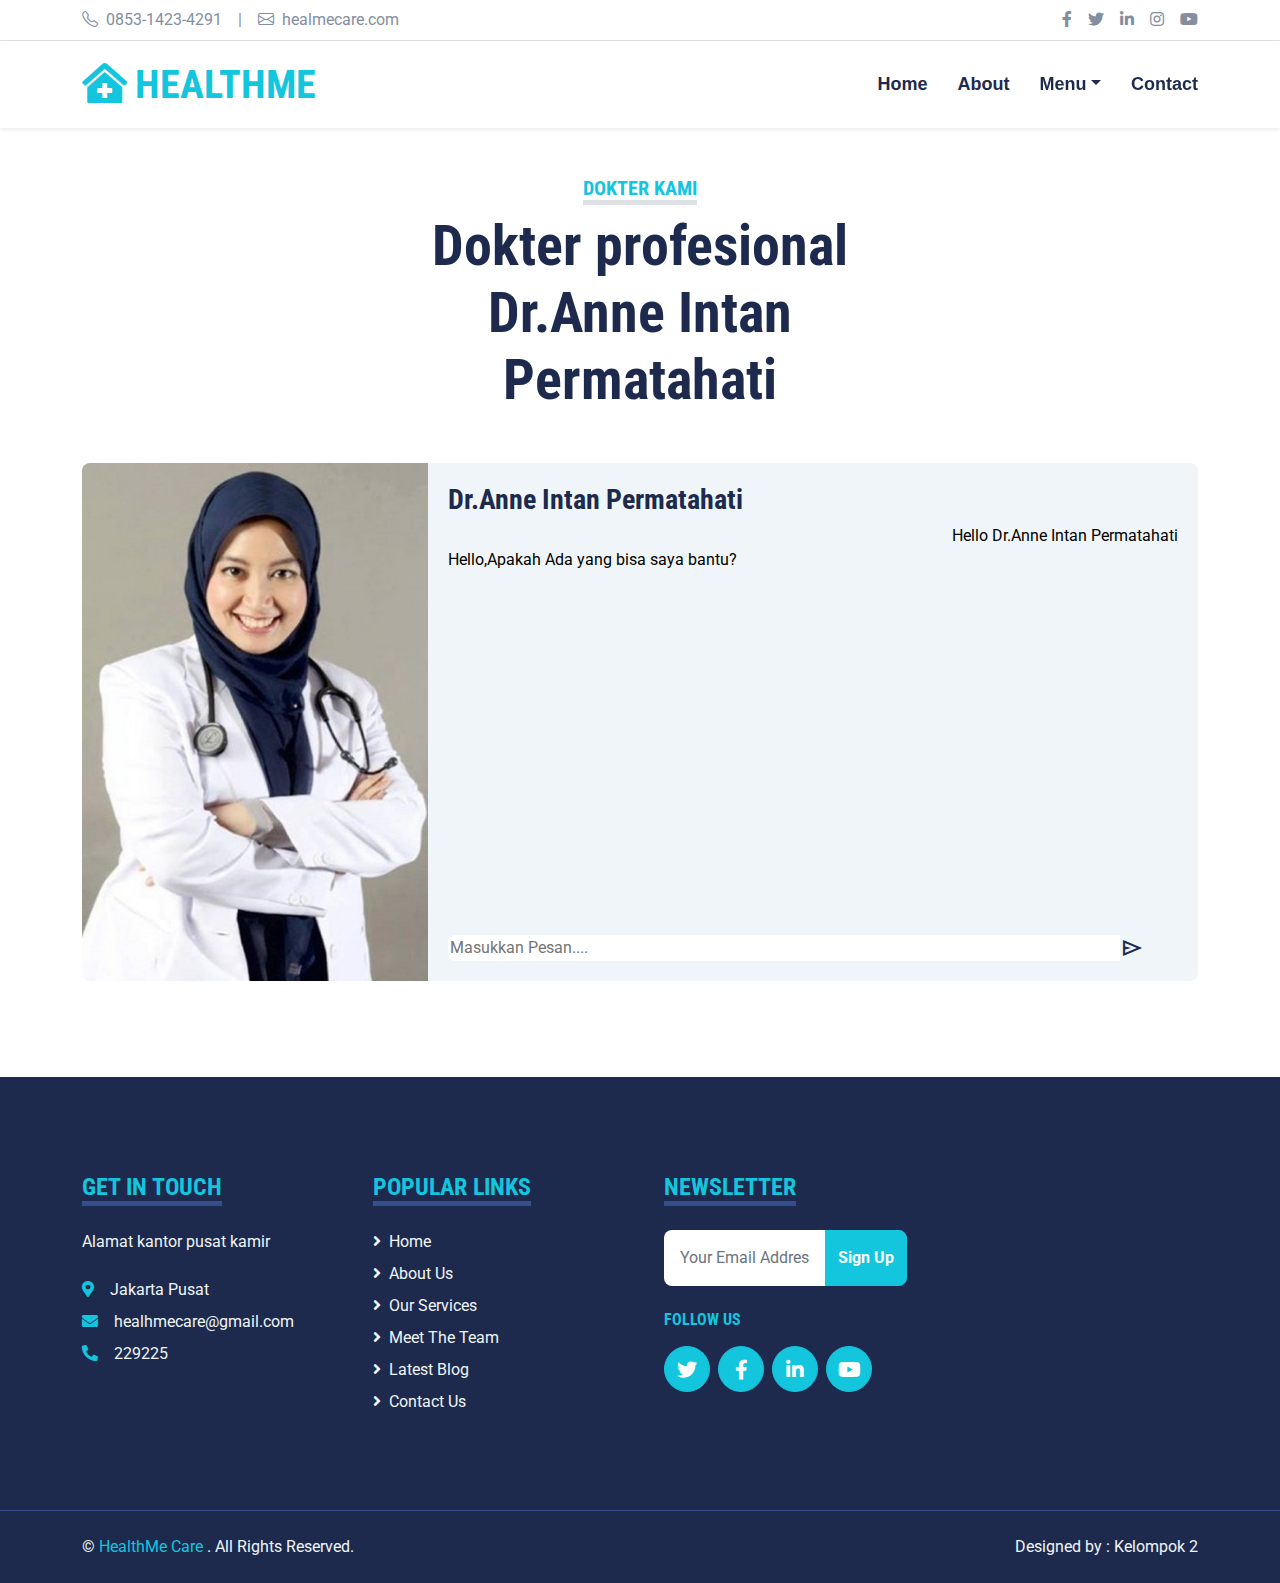
<file: chatDocterAnne.html>
<!DOCTYPE html>
<html lang="en">
  <head>
    <meta charset="utf-8" />
    <title>HealthMe - Solusi Kesehatan Terlengkap</title>
    <meta content="width=device-width, initial-scale=1.0" name="viewport" />
    <meta content="Free HTML Templates" name="keywords" />
    <meta content="Free HTML Templates" name="description" />
    <link rel="icon" href="https://www.kanal-kesehatan.com/wp-content/uploads/2016/09/medical-icon.png">

    <!-- Favicon -->
    <link href="img/favicon.ico" rel="icon" />

    <!-- Google Web Fonts -->
    <link rel="preconnect" href="https://fonts.gstatic.com" />
    <link
      href="https://fonts.googleapis.com/css2?family=Roboto+Condensed:wght@400;700&family=Roboto:wght@400;700&display=swap"
      rel="stylesheet"
    />

    <!-- Icon Font Stylesheet -->
    <link
      href="https://cdnjs.cloudflare.com/ajax/libs/font-awesome/5.15.0/css/all.min.css"
      rel="stylesheet"
    />
    <link
      href="https://cdn.jsdelivr.net/npm/bootstrap-icons@1.4.1/font/bootstrap-icons.css"
      rel="stylesheet"
    />

    <!-- Libraries Stylesheet -->
    <link href="lib/owlcarousel/assets/owl.carousel.min.css" rel="stylesheet" />
    <link
      href="lib/tempusdominus/css/tempusdominus-bootstrap-4.min.css"
      rel="stylesheet"
    />

    <!-- Customized Bootstrap Stylesheet -->
    <link href="css/bootstrap.min.css" rel="stylesheet" />

    <!-- Template Stylesheet -->
    <link href="css/style.css" rel="stylesheet" />
    <link rel="stylesheet" href="css/stylechat.css" />
    <link
      rel="stylesheet"
      href="https://fonts.googleapis.com/css2?family=Material+Symbols+Outlined:opsz,wght,FILL,GRAD@24,400,0,0"
    />
  </head>

  <body>
    <!-- Topbar Start -->
    <div class="container-fluid py-2 border-bottom d-none d-lg-block">
      <div class="container">
        <div class="row">
          <div class="col-md-6 text-center text-lg-start mb-2 mb-lg-0">
            <div class="d-inline-flex align-items-center">
              <a class="text-decoration-none text-body pe-3" href=""
                ><i class="bi bi-telephone me-2"></i>0853-1423-4291</a
              >
              <span class="text-body">|</span>
              <a class="text-decoration-none text-body px-3" href=""
                ><i class="bi bi-envelope me-2"></i>healmecare.com</a
              >
            </div>
          </div>
          <div class="col-md-6 text-center text-lg-end">
            <div class="d-inline-flex align-items-center">
              <a
                class="text-body px-2"
                href="https://facebook.com/freewebsitecode/"
              >
                <i class="fab fa-facebook-f"></i>
              </a>
              <a class="text-body px-2" href="https://freewebsitecode.com/">
                <i class="fab fa-twitter"></i>
              </a>
              <a class="text-body px-2" href="https://freewebsitecode.com/">
                <i class="fab fa-linkedin-in"></i>
              </a>
              <a class="text-body px-2" href="https://freewebsitecode.com/">
                <i class="fab fa-instagram"></i>
              </a>
              <a
                class="text-body ps-2"
                href="https://youtube.com/freewebsitecode/"
              >
                <i class="fab fa-youtube"></i>
              </a>
            </div>
          </div>
        </div>
      </div>
    </div>
    <!-- Topbar End -->

    <!-- Navbar Start -->
    <div class="container-fluid sticky-top bg-white shadow-sm">
      <div class="container">
        <nav class="navbar navbar-expand-lg bg-white navbar-light py-3 py-lg-0">
          <a href="index.html" class="navbar-brand">
            <h1 class="m-0 text-uppercase text-primary">
              <i class="fa fa-clinic-medical me-2"></i>HealthMe
            </h1>
          </a>
          <button
            class="navbar-toggler"
            type="button"
            data-bs-toggle="collapse"
            data-bs-target="#navbarCollapse"
          >
            <span class="navbar-toggler-icon"></span>
          </button>
          <div class="collapse navbar-collapse" id="navbarCollapse">
            <div class="navbar-nav ms-auto py-0">
              <a href="index.html" class="nav-item nav-link">Home</a>
              <a href="about.html" class="nav-item nav-link">About</a>
              <div class="nav-item dropdown">
                <a
                  href="#"
                  class="nav-link dropdown-toggle"
                  data-bs-toggle="dropdown"
                  >Menu</a
                >
                <div class="dropdown-menu m-0">
                  <a href="tokobat.html" class="dropdown-item"
                    >Toko Kesehatan</a
                  >
                  <a href="chatDocter.html" class="dropdown-item active"
                    >Chat dengan Dokter</a
                  >
                  <a href="team.html" class="dropdown-item"
                    >Rekomendasi Rumah sakit</a
                  >
                  <a href="testimonial.html" class="dropdown-item">HomeLab</a>
                </div>
              </div>
              <a href="contact.html" class="nav-item nav-link">Contact</a>
            </div>
          </div>
        </nav>
      </div>
    </div>
    <!-- Navbar End -->

    <!-- Team Start -->
    <div class="container-fluid py-5">
      <div class="container">
        <div class="text-center mx-auto mb-5" style="max-width: 500px">
          <h5
            class="d-inline-block text-primary text-uppercase border-bottom border-5"
          >
            Dokter kami
          </h5>
          <h1 class="display-4">
            Dokter profesional Dr.Anne Intan Permatahati
          </h1>
        </div>
        <div class="team-item">
          <div class="kotak g-0 bg-light rounded overflow-hidden">
            <div class="col-12 col-sm-5 h-100" style="width: 31%">
              <img
                class="img h-100"
                src="img/dokter2.jpg"
                style="object-fit: cover; width: 100%"
              />
            </div>
            <div class="docter">
              <div>
                <h3>Dr.Anne Intan Permatahati</h3>
                <div class="chat">
                  <p>Hello Dr.Anne Intan Permatahati</p>
                  <p>Hello,Apakah Ada yang bisa saya bantu?</p>
                </div>
              </div>
              <span class="pesan"
                ><input
                  type="text"
                  class="tombol-pesan"
                  placeholder="Masukkan Pesan...."
                />
                <span class="material-symbols-outlined"> send </span></span
              >
            </div>
          </div>
        </div>
      </div>
    </div>
    <!-- Team End -->

    <!-- Footer Start -->
    <div class="container-fluid bg-dark text-light mt-5 py-5">
      <div class="container py-5">
        <div class="row g-5">
          <div class="col-lg-3 col-md-6">
            <h4
              class="d-inline-block text-primary text-uppercase border-bottom border-5 border-secondary mb-4"
            >
              Get In Touch
            </h4>
            <p class="mb-4">Alamat kantor pusat kamir</p>
            <p class="mb-2">
              <i class="fa fa-map-marker-alt text-primary me-3"></i>Jakarta
              Pusat
            </p>
            <p class="mb-2">
              <i class="fa fa-envelope text-primary me-3"></i
              >healhmecare@gmail.com
            </p>
            <p class="mb-0">
              <i class="fa fa-phone-alt text-primary me-3"></i>229225
            </p>
          </div>

          <div class="col-lg-3 col-md-6">
            <h4
              class="d-inline-block text-primary text-uppercase border-bottom border-5 border-secondary mb-4"
            >
              Popular Links
            </h4>
            <div class="d-flex flex-column justify-content-start">
              <a class="text-light mb-2" href="#"
                ><i class="fa fa-angle-right me-2"></i>Home</a
              >
              <a class="text-light mb-2" href="#"
                ><i class="fa fa-angle-right me-2"></i>About Us</a
              >
              <a class="text-light mb-2" href="#"
                ><i class="fa fa-angle-right me-2"></i>Our Services</a
              >
              <a class="text-light mb-2" href="#"
                ><i class="fa fa-angle-right me-2"></i>Meet The Team</a
              >
              <a class="text-light mb-2" href="#"
                ><i class="fa fa-angle-right me-2"></i>Latest Blog</a
              >
              <a class="text-light" href="#"
                ><i class="fa fa-angle-right me-2"></i>Contact Us</a
              >
            </div>
          </div>
          <div class="col-lg-3 col-md-6">
            <h4
              class="d-inline-block text-primary text-uppercase border-bottom border-5 border-secondary mb-4"
            >
              Newsletter
            </h4>
            <form action="">
              <div class="input-group">
                <input
                  type="text"
                  class="form-control p-3 border-0"
                  placeholder="Your Email Address"
                />
                <button class="btn btn-primary">Sign Up</button>
              </div>
            </form>
            <h6 class="text-primary text-uppercase mt-4 mb-3">Follow Us</h6>
            <div class="d-flex">
              <a
                class="btn btn-lg btn-primary btn-lg-square rounded-circle me-2"
                href="https://freewebsitecode.com/"
                ><i class="fab fa-twitter"></i
              ></a>
              <a
                class="btn btn-lg btn-primary btn-lg-square rounded-circle me-2"
                href="https://facebook.com/freewebsitecode/"
                ><i class="fab fa-facebook-f"></i
              ></a>
              <a
                class="btn btn-lg btn-primary btn-lg-square rounded-circle me-2"
                href="https://freewebsitecode.com/"
                ><i class="fab fa-linkedin-in"></i
              ></a>
              <a
                class="btn btn-lg btn-primary btn-lg-square rounded-circle"
                href="https://youtube.com/freewebsitecode/"
                ><i class="fab fa-youtube"></i
              ></a>
            </div>
          </div>
        </div>
      </div>
    </div>
    <div
      class="container-fluid bg-dark text-light border-top border-secondary py-4"
    >
      <div class="container">
        <div class="row g-5">
          <div class="col-md-6 text-center text-md-start">
            <p class="mb-md-0">
              &copy; <a class="text-primary" href="#">HealthMe Care </a>. All
              Rights Reserved.
            </p>
          </div>
          <div class="col-md-6 text-center text-md-end">
            <p class="mb-0">
              Designed by : Kelompok 2
              <a class="text-primary" href="https://freewebsitecode.com"></a>
            </p>
          </div>
        </div>
      </div>
    </div>
    <!-- Footer End -->

    <!-- Back to Top -->
    <a href="#" class="btn btn-lg btn-primary btn-lg-square back-to-top"
      ><i class="bi bi-arrow-up"></i
    ></a>

    <script src="https://code.jquery.com/jquery-3.4.1.min.js"></script>
    <script src="https://cdn.jsdelivr.net/npm/bootstrap@5.0.0/dist/js/bootstrap.bundle.min.js"></script>
    <script src="lib/easing/easing.min.js"></script>
    <script src="lib/waypoints/waypoints.min.js"></script>
    <script src="lib/owlcarousel/owl.carousel.min.js"></script>
    <script src="lib/tempusdominus/js/moment.min.js"></script>
    <script src="lib/tempusdominus/js/moment-timezone.min.js"></script>
    <script src="lib/tempusdominus/js/tempusdominus-bootstrap-4.min.js"></script>

    <!-- Template Javascript -->
    <script src="js/main.js"></script>
  </body>
</html>
</file>
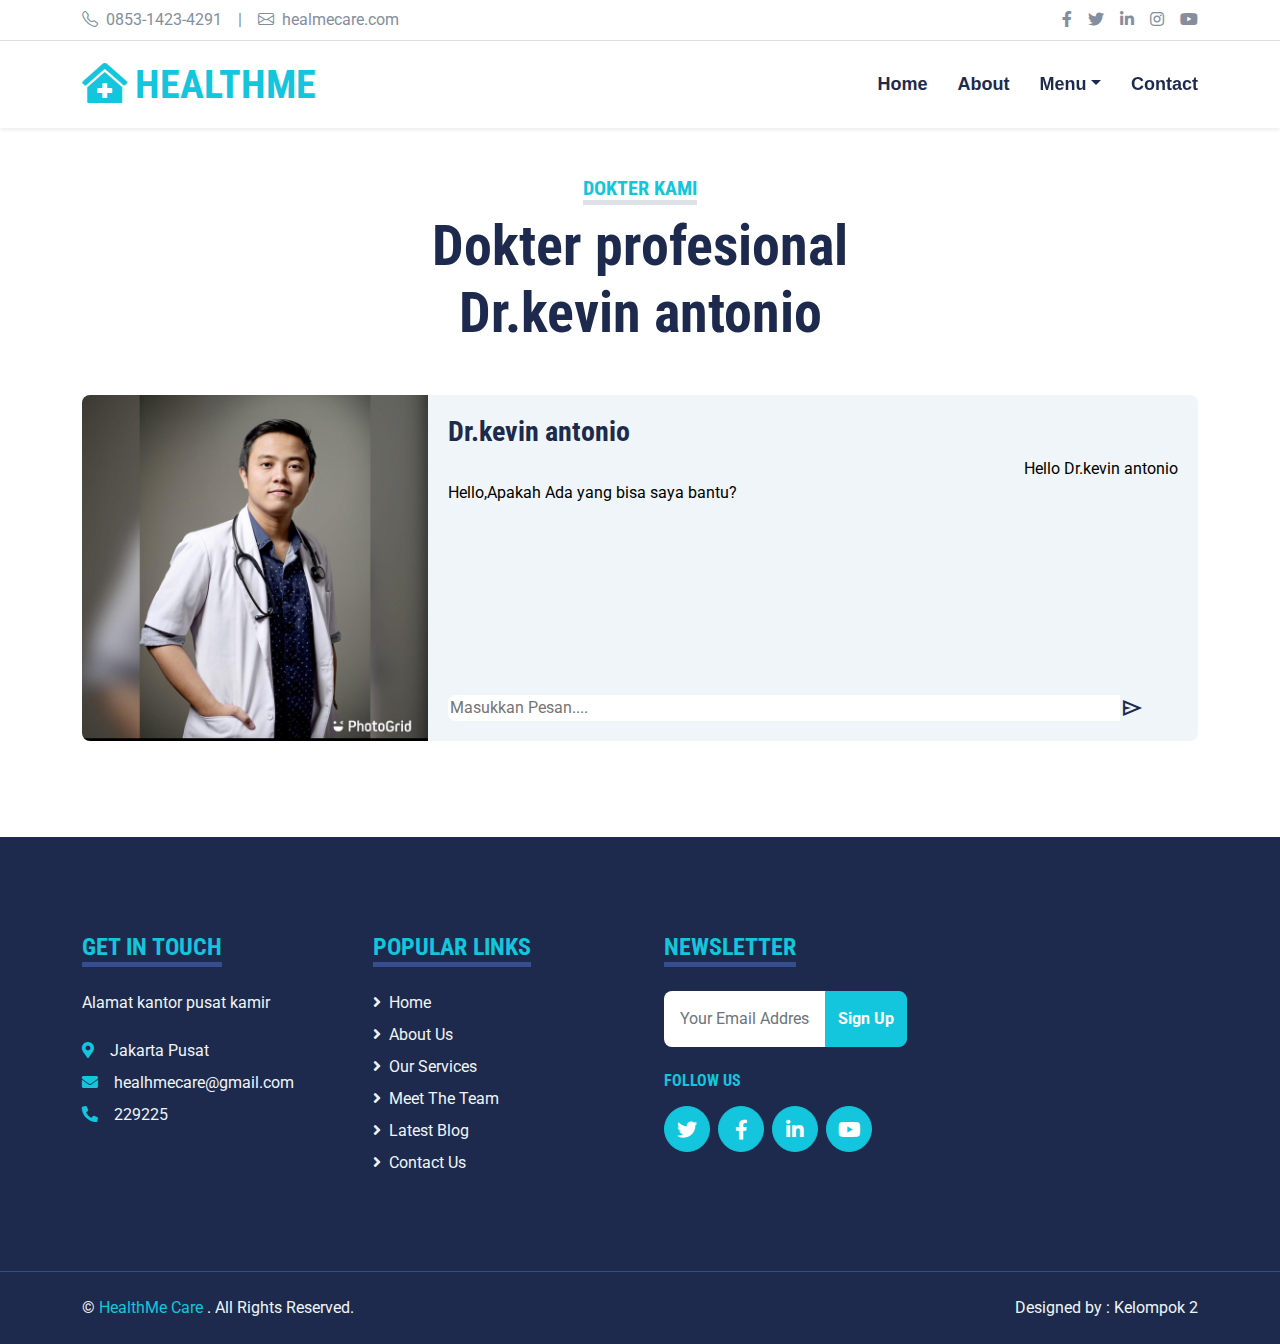
<file: chatDocterKevin.html>
<!DOCTYPE html>
<html lang="en">
  <head>
    <meta charset="utf-8" />
    <title>HealthMe - Solusi Kesehatan Terlengkap</title>
    <meta content="width=device-width, initial-scale=1.0" name="viewport" />
    <meta content="Free HTML Templates" name="keywords" />
    <meta content="Free HTML Templates" name="description" />
    <link rel="icon" href="https://www.kanal-kesehatan.com/wp-content/uploads/2016/09/medical-icon.png">

    <!-- Favicon -->
    <link href="img/favicon.ico" rel="icon" />

    <!-- Google Web Fonts -->
    <link rel="preconnect" href="https://fonts.gstatic.com" />
    <link
      href="https://fonts.googleapis.com/css2?family=Roboto+Condensed:wght@400;700&family=Roboto:wght@400;700&display=swap"
      rel="stylesheet"
    />

    <!-- Icon Font Stylesheet -->
    <link
      href="https://cdnjs.cloudflare.com/ajax/libs/font-awesome/5.15.0/css/all.min.css"
      rel="stylesheet"
    />
    <link
      href="https://cdn.jsdelivr.net/npm/bootstrap-icons@1.4.1/font/bootstrap-icons.css"
      rel="stylesheet"
    />

    <!-- Libraries Stylesheet -->
    <link href="lib/owlcarousel/assets/owl.carousel.min.css" rel="stylesheet" />
    <link
      href="lib/tempusdominus/css/tempusdominus-bootstrap-4.min.css"
      rel="stylesheet"
    />

    <!-- Customized Bootstrap Stylesheet -->
    <link href="css/bootstrap.min.css" rel="stylesheet" />

    <!-- Template Stylesheet -->
    <link href="css/style.css" rel="stylesheet" />
    <link rel="stylesheet" href="css/stylechat.css" />
    <link
      rel="stylesheet"
      href="https://fonts.googleapis.com/css2?family=Material+Symbols+Outlined:opsz,wght,FILL,GRAD@24,400,0,0"
    />
  </head>

  <body>
    <!-- Topbar Start -->
    <div class="container-fluid py-2 border-bottom d-none d-lg-block">
      <div class="container">
        <div class="row">
          <div class="col-md-6 text-center text-lg-start mb-2 mb-lg-0">
            <div class="d-inline-flex align-items-center">
              <a class="text-decoration-none text-body pe-3" href=""
                ><i class="bi bi-telephone me-2"></i>0853-1423-4291</a
              >
              <span class="text-body">|</span>
              <a class="text-decoration-none text-body px-3" href=""
                ><i class="bi bi-envelope me-2"></i>healmecare.com</a
              >
            </div>
          </div>
          <div class="col-md-6 text-center text-lg-end">
            <div class="d-inline-flex align-items-center">
              <a
                class="text-body px-2"
                href="https://facebook.com/freewebsitecode/"
              >
                <i class="fab fa-facebook-f"></i>
              </a>
              <a class="text-body px-2" href="https://freewebsitecode.com/">
                <i class="fab fa-twitter"></i>
              </a>
              <a class="text-body px-2" href="https://freewebsitecode.com/">
                <i class="fab fa-linkedin-in"></i>
              </a>
              <a class="text-body px-2" href="https://freewebsitecode.com/">
                <i class="fab fa-instagram"></i>
              </a>
              <a
                class="text-body ps-2"
                href="https://youtube.com/freewebsitecode/"
              >
                <i class="fab fa-youtube"></i>
              </a>
            </div>
          </div>
        </div>
      </div>
    </div>
    <!-- Topbar End -->

    <!-- Navbar Start -->
    <div class="container-fluid sticky-top bg-white shadow-sm">
      <div class="container">
        <nav class="navbar navbar-expand-lg bg-white navbar-light py-3 py-lg-0">
          <a href="index.html" class="navbar-brand">
            <h1 class="m-0 text-uppercase text-primary">
              <i class="fa fa-clinic-medical me-2"></i>HealthMe
            </h1>
          </a>
          <button
            class="navbar-toggler"
            type="button"
            data-bs-toggle="collapse"
            data-bs-target="#navbarCollapse"
          >
            <span class="navbar-toggler-icon"></span>
          </button>
          <div class="collapse navbar-collapse" id="navbarCollapse">
            <div class="navbar-nav ms-auto py-0">
              <a href="index.html" class="nav-item nav-link">Home</a>
              <a href="about.html" class="nav-item nav-link">About</a>
              <div class="nav-item dropdown">
                <a
                  href="#"
                  class="nav-link dropdown-toggle"
                  data-bs-toggle="dropdown"
                  >Menu</a
                >
                <div class="dropdown-menu m-0">
                  <a href="tokobat.html" class="dropdown-item"
                    >Toko Kesehatan</a
                  >
                  <a href="chatDocter.html" class="dropdown-item active"
                    >Chat dengan Dokter</a
                  >
                  <a href="team.html" class="dropdown-item"
                    >Rekomendasi Rumah sakit</a
                  >
                  <a href="testimonial.html" class="dropdown-item">HomeLab</a>
                </div>
              </div>
              <a href="contact.html" class="nav-item nav-link">Contact</a>
            </div>
          </div>
        </nav>
      </div>
    </div>
    <!-- Navbar End -->

    <!-- Team Start -->
    <div class="container-fluid py-5">
      <div class="container">
        <div class="text-center mx-auto mb-5" style="max-width: 500px">
          <h5
            class="d-inline-block text-primary text-uppercase border-bottom border-5"
          >
            Dokter kami
          </h5>
          <h1 class="display-4">Dokter profesional Dr.kevin antonio</h1>
        </div>
        <div class="team-item">
          <div class="kotak g-0 bg-light rounded overflow-hidden">
            <div class="col-12 col-sm-5 h-100" style="width: 31%">
              <img
                class="img h-100"
                src="img/dokter1.jpeg"
                style="object-fit: cover; width: 100%"
              />
            </div>
            <div class="docter">
              <div>
                <h3>Dr.kevin antonio</h3>
                <div class="chat">
                  <p>Hello Dr.kevin antonio</p>
                  <p>Hello,Apakah Ada yang bisa saya bantu?</p>
                </div>
              </div>
              <span class="pesan"
                ><input
                  type="text"
                  class="tombol-pesan"
                  placeholder="Masukkan Pesan...."
                />
                <span class="material-symbols-outlined"> send </span></span
              >
            </div>
          </div>
        </div>
      </div>
    </div>
    <!-- Team End -->

    <!-- Footer Start -->
    <div class="container-fluid bg-dark text-light mt-5 py-5">
      <div class="container py-5">
        <div class="row g-5">
          <div class="col-lg-3 col-md-6">
            <h4
              class="d-inline-block text-primary text-uppercase border-bottom border-5 border-secondary mb-4"
            >
              Get In Touch
            </h4>
            <p class="mb-4">Alamat kantor pusat kamir</p>
            <p class="mb-2">
              <i class="fa fa-map-marker-alt text-primary me-3"></i>Jakarta
              Pusat
            </p>
            <p class="mb-2">
              <i class="fa fa-envelope text-primary me-3"></i
              >healhmecare@gmail.com
            </p>
            <p class="mb-0">
              <i class="fa fa-phone-alt text-primary me-3"></i>229225
            </p>
          </div>

          <div class="col-lg-3 col-md-6">
            <h4
              class="d-inline-block text-primary text-uppercase border-bottom border-5 border-secondary mb-4"
            >
              Popular Links
            </h4>
            <div class="d-flex flex-column justify-content-start">
              <a class="text-light mb-2" href="#"
                ><i class="fa fa-angle-right me-2"></i>Home</a
              >
              <a class="text-light mb-2" href="#"
                ><i class="fa fa-angle-right me-2"></i>About Us</a
              >
              <a class="text-light mb-2" href="#"
                ><i class="fa fa-angle-right me-2"></i>Our Services</a
              >
              <a class="text-light mb-2" href="#"
                ><i class="fa fa-angle-right me-2"></i>Meet The Team</a
              >
              <a class="text-light mb-2" href="#"
                ><i class="fa fa-angle-right me-2"></i>Latest Blog</a
              >
              <a class="text-light" href="#"
                ><i class="fa fa-angle-right me-2"></i>Contact Us</a
              >
            </div>
          </div>
          <div class="col-lg-3 col-md-6">
            <h4
              class="d-inline-block text-primary text-uppercase border-bottom border-5 border-secondary mb-4"
            >
              Newsletter
            </h4>
            <form action="">
              <div class="input-group">
                <input
                  type="text"
                  class="form-control p-3 border-0"
                  placeholder="Your Email Address"
                />
                <button class="btn btn-primary">Sign Up</button>
              </div>
            </form>
            <h6 class="text-primary text-uppercase mt-4 mb-3">Follow Us</h6>
            <div class="d-flex">
              <a
                class="btn btn-lg btn-primary btn-lg-square rounded-circle me-2"
                href="https://freewebsitecode.com/"
                ><i class="fab fa-twitter"></i
              ></a>
              <a
                class="btn btn-lg btn-primary btn-lg-square rounded-circle me-2"
                href="https://facebook.com/freewebsitecode/"
                ><i class="fab fa-facebook-f"></i
              ></a>
              <a
                class="btn btn-lg btn-primary btn-lg-square rounded-circle me-2"
                href="https://freewebsitecode.com/"
                ><i class="fab fa-linkedin-in"></i
              ></a>
              <a
                class="btn btn-lg btn-primary btn-lg-square rounded-circle"
                href="https://youtube.com/freewebsitecode/"
                ><i class="fab fa-youtube"></i
              ></a>
            </div>
          </div>
        </div>
      </div>
    </div>
    <div
      class="container-fluid bg-dark text-light border-top border-secondary py-4"
    >
      <div class="container">
        <div class="row g-5">
          <div class="col-md-6 text-center text-md-start">
            <p class="mb-md-0">
              &copy; <a class="text-primary" href="#">HealthMe Care </a>. All
              Rights Reserved.
            </p>
          </div>
          <div class="col-md-6 text-center text-md-end">
            <p class="mb-0">
              Designed by : Kelompok 2
              <a class="text-primary" href="https://freewebsitecode.com"></a>
            </p>
          </div>
        </div>
      </div>
    </div>
    <!-- Footer End -->

    <!-- Back to Top -->
    <a href="#" class="btn btn-lg btn-primary btn-lg-square back-to-top"
      ><i class="bi bi-arrow-up"></i
    ></a>

    <script src="https://code.jquery.com/jquery-3.4.1.min.js"></script>
    <script src="https://cdn.jsdelivr.net/npm/bootstrap@5.0.0/dist/js/bootstrap.bundle.min.js"></script>
    <script src="lib/easing/easing.min.js"></script>
    <script src="lib/waypoints/waypoints.min.js"></script>
    <script src="lib/owlcarousel/owl.carousel.min.js"></script>
    <script src="lib/tempusdominus/js/moment.min.js"></script>
    <script src="lib/tempusdominus/js/moment-timezone.min.js"></script>
    <script src="lib/tempusdominus/js/tempusdominus-bootstrap-4.min.js"></script>

    <!-- Template Javascript -->
    <script src="js/main.js"></script>
  </body>
</html>
</file>
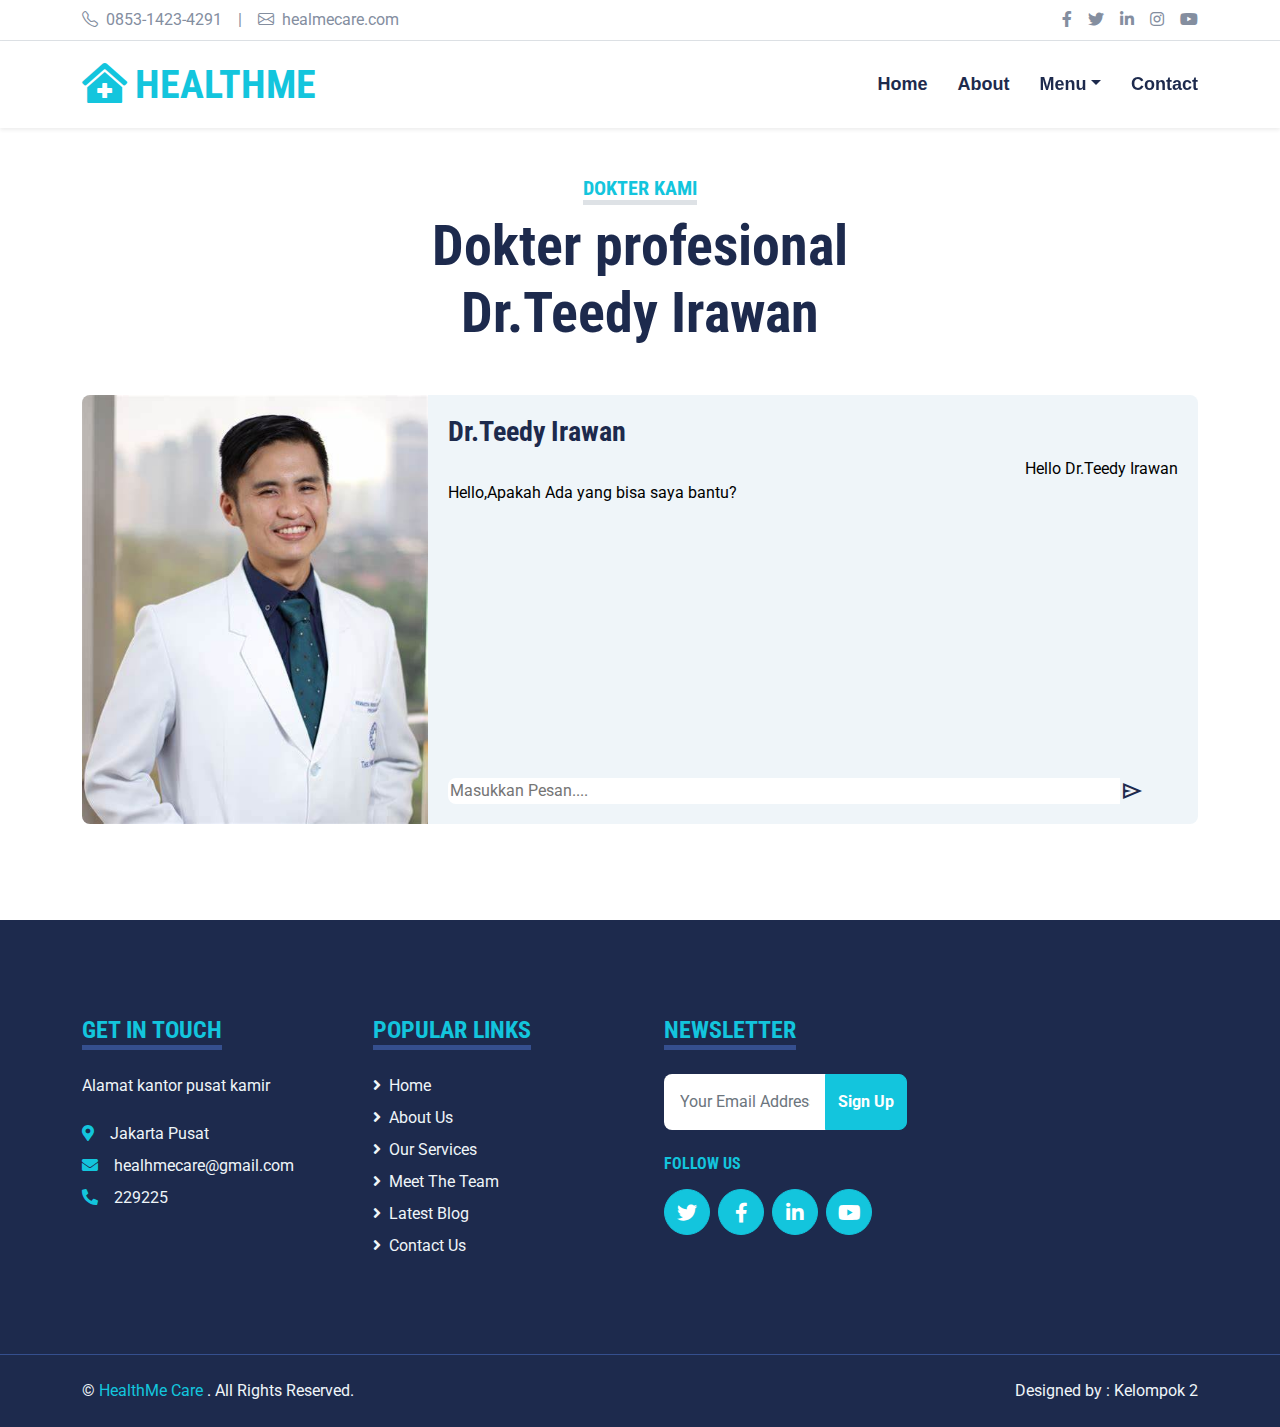
<file: chatDocterTeedy.html>
<!DOCTYPE html>
<html lang="en">
  <head>
    <meta charset="utf-8" />
    <title>HealthMe - Solusi Kesehatan Terlengkap</title>
    <meta content="width=device-width, initial-scale=1.0" name="viewport" />
    <meta content="Free HTML Templates" name="keywords" />
    <meta content="Free HTML Templates" name="description" />
    <link rel="icon" href="https://www.kanal-kesehatan.com/wp-content/uploads/2016/09/medical-icon.png">

    <!-- Favicon -->
    <link href="img/favicon.ico" rel="icon" />

    <!-- Google Web Fonts -->
    <link rel="preconnect" href="https://fonts.gstatic.com" />
    <link
      href="https://fonts.googleapis.com/css2?family=Roboto+Condensed:wght@400;700&family=Roboto:wght@400;700&display=swap"
      rel="stylesheet"
    />

    <!-- Icon Font Stylesheet -->
    <link
      href="https://cdnjs.cloudflare.com/ajax/libs/font-awesome/5.15.0/css/all.min.css"
      rel="stylesheet"
    />
    <link
      href="https://cdn.jsdelivr.net/npm/bootstrap-icons@1.4.1/font/bootstrap-icons.css"
      rel="stylesheet"
    />

    <!-- Libraries Stylesheet -->
    <link href="lib/owlcarousel/assets/owl.carousel.min.css" rel="stylesheet" />
    <link
      href="lib/tempusdominus/css/tempusdominus-bootstrap-4.min.css"
      rel="stylesheet"
    />

    <!-- Customized Bootstrap Stylesheet -->
    <link href="css/bootstrap.min.css" rel="stylesheet" />

    <!-- Template Stylesheet -->
    <link href="css/style.css" rel="stylesheet" />
    <link rel="stylesheet" href="css/stylechat.css" />
    <link
      rel="stylesheet"
      href="https://fonts.googleapis.com/css2?family=Material+Symbols+Outlined:opsz,wght,FILL,GRAD@24,400,0,0"
    />
  </head>

  <body>
    <!-- Topbar Start -->
    <div class="container-fluid py-2 border-bottom d-none d-lg-block">
      <div class="container">
        <div class="row">
          <div class="col-md-6 text-center text-lg-start mb-2 mb-lg-0">
            <div class="d-inline-flex align-items-center">
              <a class="text-decoration-none text-body pe-3" href=""
                ><i class="bi bi-telephone me-2"></i>0853-1423-4291</a
              >
              <span class="text-body">|</span>
              <a class="text-decoration-none text-body px-3" href=""
                ><i class="bi bi-envelope me-2"></i>healmecare.com</a
              >
            </div>
          </div>
          <div class="col-md-6 text-center text-lg-end">
            <div class="d-inline-flex align-items-center">
              <a
                class="text-body px-2"
                href="https://facebook.com/freewebsitecode/"
              >
                <i class="fab fa-facebook-f"></i>
              </a>
              <a class="text-body px-2" href="https://freewebsitecode.com/">
                <i class="fab fa-twitter"></i>
              </a>
              <a class="text-body px-2" href="https://freewebsitecode.com/">
                <i class="fab fa-linkedin-in"></i>
              </a>
              <a class="text-body px-2" href="https://freewebsitecode.com/">
                <i class="fab fa-instagram"></i>
              </a>
              <a
                class="text-body ps-2"
                href="https://youtube.com/freewebsitecode/"
              >
                <i class="fab fa-youtube"></i>
              </a>
            </div>
          </div>
        </div>
      </div>
    </div>
    <!-- Topbar End -->

    <!-- Navbar Start -->
    <div class="container-fluid sticky-top bg-white shadow-sm">
      <div class="container">
        <nav class="navbar navbar-expand-lg bg-white navbar-light py-3 py-lg-0">
          <a href="index.html" class="navbar-brand">
            <h1 class="m-0 text-uppercase text-primary">
              <i class="fa fa-clinic-medical me-2"></i>HealthMe
            </h1>
          </a>
          <button
            class="navbar-toggler"
            type="button"
            data-bs-toggle="collapse"
            data-bs-target="#navbarCollapse"
          >
            <span class="navbar-toggler-icon"></span>
          </button>
          <div class="collapse navbar-collapse" id="navbarCollapse">
            <div class="navbar-nav ms-auto py-0">
              <a href="index.html" class="nav-item nav-link">Home</a>
              <a href="about.html" class="nav-item nav-link">About</a>
              <div class="nav-item dropdown">
                <a
                  href="#"
                  class="nav-link dropdown-toggle"
                  data-bs-toggle="dropdown"
                  >Menu</a
                >
                <div class="dropdown-menu m-0">
                  <a href="tokobat.html" class="dropdown-item"
                    >Toko Kesehatan</a
                  >
                  <a href="chatDocter.html" class="dropdown-item active"
                    >Chat dengan Dokter</a
                  >
                  <a href="team.html" class="dropdown-item"
                    >Rekomendasi Rumah sakit</a
                  >
                  <a href="testimonial.html" class="dropdown-item">HomeLab</a>
                </div>
              </div>
              <a href="contact.html" class="nav-item nav-link">Contact</a>
            </div>
          </div>
        </nav>
      </div>
    </div>
    <!-- Navbar End -->

    <!-- Team Start -->
    <div class="container-fluid py-5">
      <div class="container">
        <div class="text-center mx-auto mb-5" style="max-width: 500px">
          <h5
            class="d-inline-block text-primary text-uppercase border-bottom border-5"
          >
            Dokter kami
          </h5>
          <h1 class="display-4">Dokter profesional Dr.Teedy Irawan</h1>
        </div>
        <div class="team-item">
          <div class="kotak g-0 bg-light rounded overflow-hidden">
            <div class="col-12 col-sm-5 h-100" style="width: 31%">
              <img
                class="img h-100"
                src="img/dokter3.jpeg"
                style="object-fit: cover; width: 100%"
              />
            </div>
            <div class="docter">
              <div>
                <h3>Dr.Teedy Irawan</h3>
                <div class="chat">
                  <p>Hello Dr.Teedy Irawan</p>
                  <p>Hello,Apakah Ada yang bisa saya bantu?</p>
                </div>
              </div>
              <span class="pesan"
                ><input
                  type="text"
                  class="tombol-pesan"
                  placeholder="Masukkan Pesan...."
                />
                <span class="material-symbols-outlined"> send </span></span
              >
            </div>
          </div>
        </div>
      </div>
    </div>
    <!-- Team End -->

    <!-- Footer Start -->
    <div class="container-fluid bg-dark text-light mt-5 py-5">
      <div class="container py-5">
        <div class="row g-5">
          <div class="col-lg-3 col-md-6">
            <h4
              class="d-inline-block text-primary text-uppercase border-bottom border-5 border-secondary mb-4"
            >
              Get In Touch
            </h4>
            <p class="mb-4">Alamat kantor pusat kamir</p>
            <p class="mb-2">
              <i class="fa fa-map-marker-alt text-primary me-3"></i>Jakarta
              Pusat
            </p>
            <p class="mb-2">
              <i class="fa fa-envelope text-primary me-3"></i
              >healhmecare@gmail.com
            </p>
            <p class="mb-0">
              <i class="fa fa-phone-alt text-primary me-3"></i>229225
            </p>
          </div>

          <div class="col-lg-3 col-md-6">
            <h4
              class="d-inline-block text-primary text-uppercase border-bottom border-5 border-secondary mb-4"
            >
              Popular Links
            </h4>
            <div class="d-flex flex-column justify-content-start">
              <a class="text-light mb-2" href="#"
                ><i class="fa fa-angle-right me-2"></i>Home</a
              >
              <a class="text-light mb-2" href="#"
                ><i class="fa fa-angle-right me-2"></i>About Us</a
              >
              <a class="text-light mb-2" href="#"
                ><i class="fa fa-angle-right me-2"></i>Our Services</a
              >
              <a class="text-light mb-2" href="#"
                ><i class="fa fa-angle-right me-2"></i>Meet The Team</a
              >
              <a class="text-light mb-2" href="#"
                ><i class="fa fa-angle-right me-2"></i>Latest Blog</a
              >
              <a class="text-light" href="#"
                ><i class="fa fa-angle-right me-2"></i>Contact Us</a
              >
            </div>
          </div>
          <div class="col-lg-3 col-md-6">
            <h4
              class="d-inline-block text-primary text-uppercase border-bottom border-5 border-secondary mb-4"
            >
              Newsletter
            </h4>
            <form action="">
              <div class="input-group">
                <input
                  type="text"
                  class="form-control p-3 border-0"
                  placeholder="Your Email Address"
                />
                <button class="btn btn-primary">Sign Up</button>
              </div>
            </form>
            <h6 class="text-primary text-uppercase mt-4 mb-3">Follow Us</h6>
            <div class="d-flex">
              <a
                class="btn btn-lg btn-primary btn-lg-square rounded-circle me-2"
                href="https://freewebsitecode.com/"
                ><i class="fab fa-twitter"></i
              ></a>
              <a
                class="btn btn-lg btn-primary btn-lg-square rounded-circle me-2"
                href="https://facebook.com/freewebsitecode/"
                ><i class="fab fa-facebook-f"></i
              ></a>
              <a
                class="btn btn-lg btn-primary btn-lg-square rounded-circle me-2"
                href="https://freewebsitecode.com/"
                ><i class="fab fa-linkedin-in"></i
              ></a>
              <a
                class="btn btn-lg btn-primary btn-lg-square rounded-circle"
                href="https://youtube.com/freewebsitecode/"
                ><i class="fab fa-youtube"></i
              ></a>
            </div>
          </div>
        </div>
      </div>
    </div>
    <div
      class="container-fluid bg-dark text-light border-top border-secondary py-4"
    >
      <div class="container">
        <div class="row g-5">
          <div class="col-md-6 text-center text-md-start">
            <p class="mb-md-0">
              &copy; <a class="text-primary" href="#">HealthMe Care </a>. All
              Rights Reserved.
            </p>
          </div>
          <div class="col-md-6 text-center text-md-end">
            <p class="mb-0">
              Designed by : Kelompok 2
              <a class="text-primary" href="https://freewebsitecode.com"></a>
            </p>
          </div>
        </div>
      </div>
    </div>
    <!-- Footer End -->

    <!-- Back to Top -->
    <a href="#" class="btn btn-lg btn-primary btn-lg-square back-to-top"
      ><i class="bi bi-arrow-up"></i
    ></a>

    <script src="https://code.jquery.com/jquery-3.4.1.min.js"></script>
    <script src="https://cdn.jsdelivr.net/npm/bootstrap@5.0.0/dist/js/bootstrap.bundle.min.js"></script>
    <script src="lib/easing/easing.min.js"></script>
    <script src="lib/waypoints/waypoints.min.js"></script>
    <script src="lib/owlcarousel/owl.carousel.min.js"></script>
    <script src="lib/tempusdominus/js/moment.min.js"></script>
    <script src="lib/tempusdominus/js/moment-timezone.min.js"></script>
    <script src="lib/tempusdominus/js/tempusdominus-bootstrap-4.min.js"></script>

    <!-- Template Javascript -->
    <script src="js/main.js"></script>
  </body>
</html>
</file>
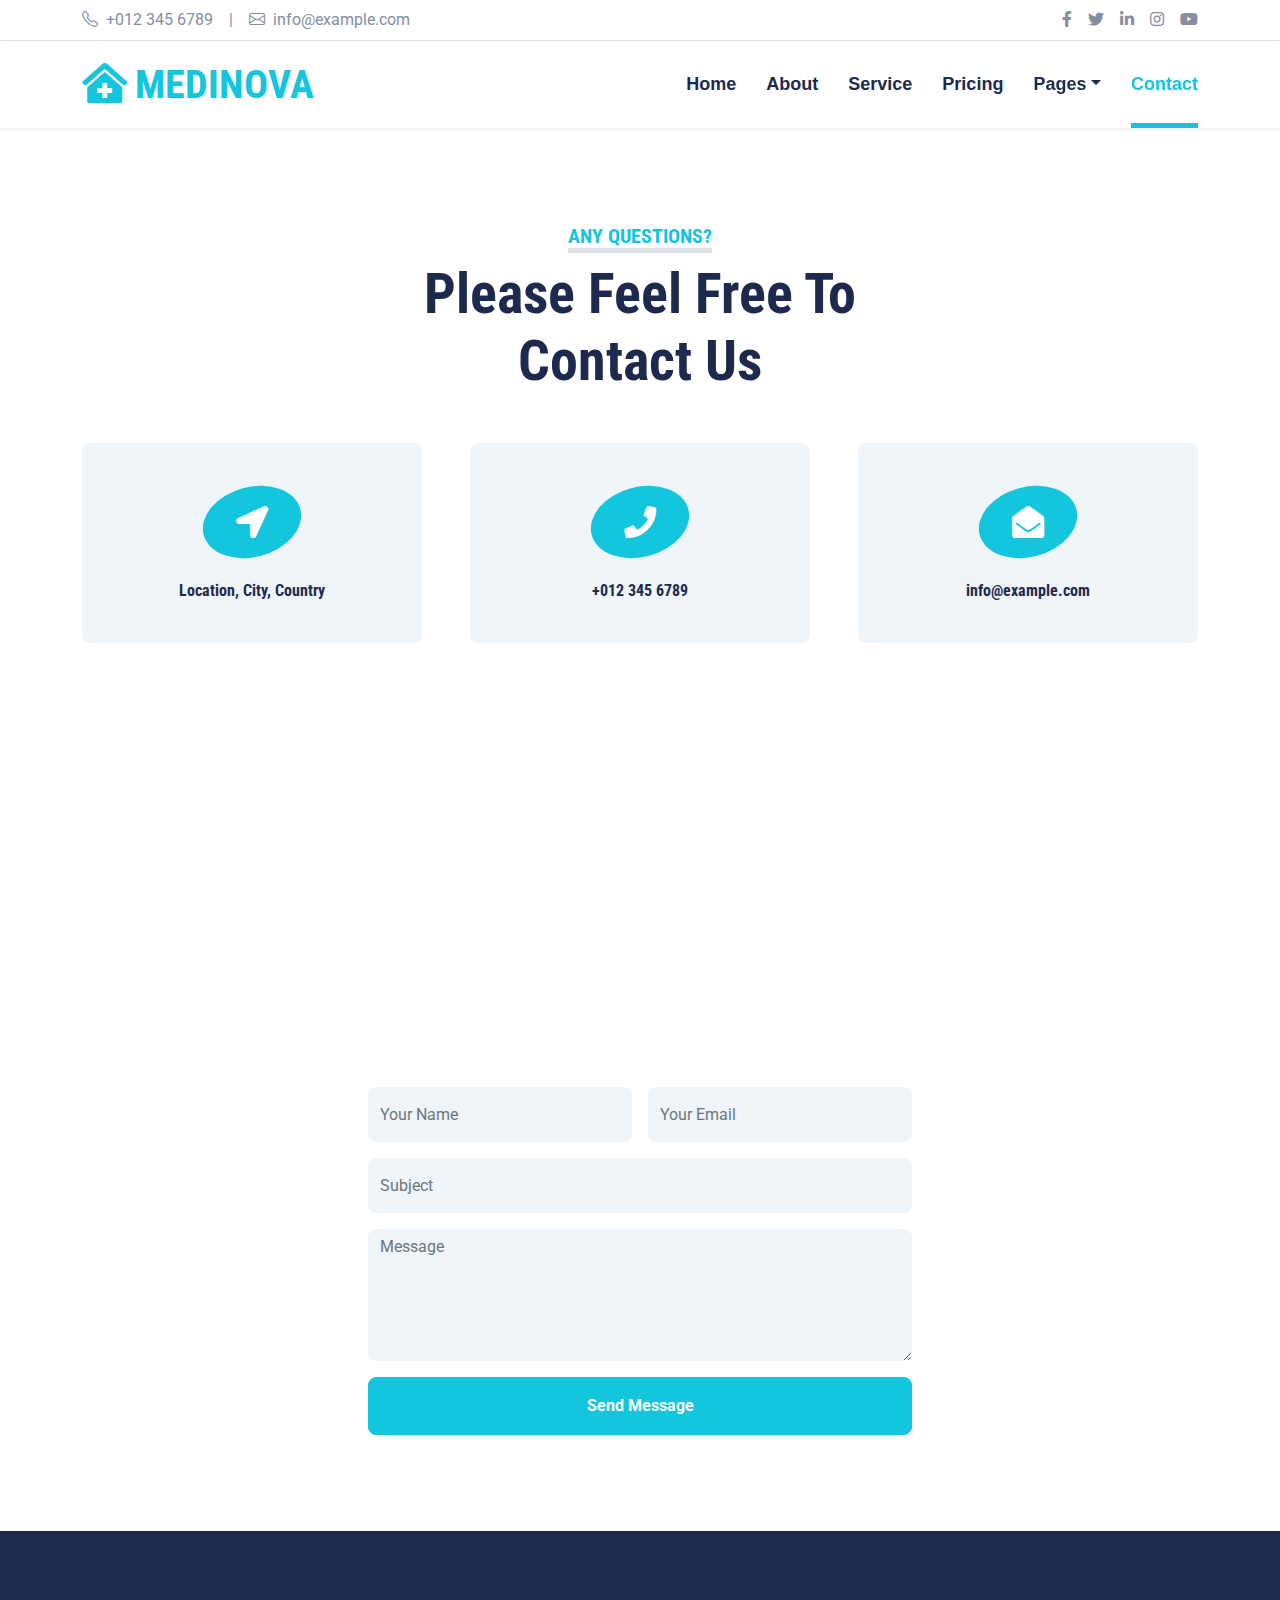
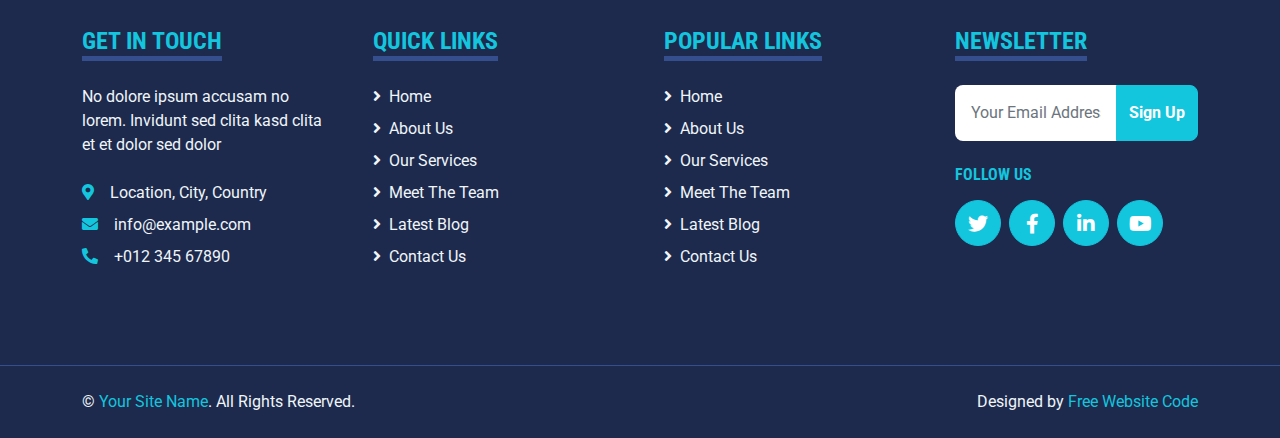
<file: contact.html>
<!DOCTYPE html>
<html lang="en">

<head>
    <meta charset="utf-8">
    <title>MEDINOVA - Hospital Website Template</title>
    <meta content="width=device-width, initial-scale=1.0" name="viewport">
    <meta content="Free HTML Templates" name="keywords">
    <meta content="Free HTML Templates" name="description">

    <!-- Favicon -->
    <link href="img/favicon.ico" rel="icon">

    <!-- Google Web Fonts -->
    <link rel="preconnect" href="https://fonts.gstatic.com">
    <link href="https://fonts.googleapis.com/css2?family=Roboto+Condensed:wght@400;700&family=Roboto:wght@400;700&display=swap" rel="stylesheet">  

    <!-- Icon Font Stylesheet -->
    <link href="https://cdnjs.cloudflare.com/ajax/libs/font-awesome/5.15.0/css/all.min.css" rel="stylesheet">
    <link href="https://cdn.jsdelivr.net/npm/bootstrap-icons@1.4.1/font/bootstrap-icons.css" rel="stylesheet">

    <!-- Libraries Stylesheet -->
    <link href="lib/owlcarousel/assets/owl.carousel.min.css" rel="stylesheet">
    <link href="lib/tempusdominus/css/tempusdominus-bootstrap-4.min.css" rel="stylesheet" />

    <!-- Customized Bootstrap Stylesheet -->
    <link href="css/bootstrap.min.css" rel="stylesheet">

    <!-- Template Stylesheet -->
    <link href="css/style.css" rel="stylesheet">
</head>

<body>
    <!-- Topbar Start -->
    <div class="container-fluid py-2 border-bottom d-none d-lg-block">
        <div class="container">
            <div class="row">
                <div class="col-md-6 text-center text-lg-start mb-2 mb-lg-0">
                    <div class="d-inline-flex align-items-center">
                        <a class="text-decoration-none text-body pe-3" href=""><i class="bi bi-telephone me-2"></i>+012 345 6789</a>
                        <span class="text-body">|</span>
                        <a class="text-decoration-none text-body px-3" href=""><i class="bi bi-envelope me-2"></i>info@example.com</a>
                    </div>
                </div>
                <div class="col-md-6 text-center text-lg-end">
                    <div class="d-inline-flex align-items-center">
                        <a class="text-body px-2" href="https://facebook.com/freewebsitecode/">
                            <i class="fab fa-facebook-f"></i>
                        </a>
                        <a class="text-body px-2" href="https://freewebsitecode.com/">
                            <i class="fab fa-twitter"></i>
                        </a>
                        <a class="text-body px-2" href="https://freewebsitecode.com/">
                            <i class="fab fa-linkedin-in"></i>
                        </a>
                        <a class="text-body px-2" href="https://freewebsitecode.com/">
                            <i class="fab fa-instagram"></i>
                        </a>
                        <a class="text-body ps-2" href="https://youtube.com/freewebsitecode/">
                            <i class="fab fa-youtube"></i>
                        </a>
                    </div>
                </div>
            </div>
        </div>
    </div>
    <!-- Topbar End -->


    <!-- Navbar Start -->
    <div class="container-fluid sticky-top bg-white shadow-sm mb-5">
        <div class="container">
            <nav class="navbar navbar-expand-lg bg-white navbar-light py-3 py-lg-0">
                <a href="index.html" class="navbar-brand">
                    <h1 class="m-0 text-uppercase text-primary"><i class="fa fa-clinic-medical me-2"></i>Medinova</h1>
                </a>
                <button class="navbar-toggler" type="button" data-bs-toggle="collapse" data-bs-target="#navbarCollapse">
                    <span class="navbar-toggler-icon"></span>
                </button>
                <div class="collapse navbar-collapse" id="navbarCollapse">
                    <div class="navbar-nav ms-auto py-0">
                        <a href="index.html" class="nav-item nav-link">Home</a>
                        <a href="about.html" class="nav-item nav-link">About</a>
                        <a href="service.html" class="nav-item nav-link">Service</a>
                        <a href="price.html" class="nav-item nav-link">Pricing</a>
                        <div class="nav-item dropdown">
                            <a href="#" class="nav-link dropdown-toggle" data-bs-toggle="dropdown">Pages</a>
                            <div class="dropdown-menu m-0">
                                <a href="blog.html" class="dropdown-item">Blog Grid</a>
                                <a href="detail.html" class="dropdown-item">Blog Detail</a>
                                <a href="team.html" class="dropdown-item">The Team</a>
                                <a href="testimonial.html" class="dropdown-item">Testimonial</a>
                                <a href="appointment.html" class="dropdown-item">Appointment</a>
                                <a href="search.html" class="dropdown-item">Search</a>
                            </div>
                        </div>
                        <a href="contact.html" class="nav-item nav-link active">Contact</a>
                    </div>
                </div>
            </nav>
        </div>
    </div>
    <!-- Navbar End -->


    <!-- Contact Start -->
    <div class="container-fluid pt-5">
        <div class="container">
            <div class="text-center mx-auto mb-5" style="max-width: 500px;">
                <h5 class="d-inline-block text-primary text-uppercase border-bottom border-5">Any Questions?</h5>
                <h1 class="display-4">Please Feel Free To Contact Us</h1>
            </div>
            <div class="row g-5 mb-5">
                <div class="col-lg-4">
                    <div class="bg-light rounded d-flex flex-column align-items-center justify-content-center text-center" style="height: 200px;">
                        <div class="d-flex align-items-center justify-content-center bg-primary rounded-circle mb-4" style="width: 100px; height: 70px; transform: rotate(-15deg);">
                            <i class="fa fa-2x fa-location-arrow text-white" style="transform: rotate(15deg);"></i>
                        </div>
                        <h6 class="mb-0">Location, City, Country</h6>
                    </div>
                </div>
                <div class="col-lg-4">
                    <div class="bg-light rounded d-flex flex-column align-items-center justify-content-center text-center" style="height: 200px;">
                        <div class="d-flex align-items-center justify-content-center bg-primary rounded-circle mb-4" style="width: 100px; height: 70px; transform: rotate(-15deg);">
                            <i class="fa fa-2x fa-phone text-white" style="transform: rotate(15deg);"></i>
                        </div>
                        <h6 class="mb-0">+012 345 6789</h6>
                    </div>
                </div>
                <div class="col-lg-4">
                    <div class="bg-light rounded d-flex flex-column align-items-center justify-content-center text-center" style="height: 200px;">
                        <div class="d-flex align-items-center justify-content-center bg-primary rounded-circle mb-4" style="width: 100px; height: 70px; transform: rotate(-15deg);">
                            <i class="fa fa-2x fa-envelope-open text-white" style="transform: rotate(15deg);"></i>
                        </div>
                        <h6 class="mb-0">info@example.com</h6>
                    </div>
                </div>
            </div>
            <div class="row">
                <div class="col-12" style="height: 500px;">
                    <div class="position-relative h-100">
                        <iframe class="position-relative w-100 h-100"
                            src="https://www.google.com/maps/embed?pb=!1m18!1m12!1m3!1d3001156.4288297426!2d-78.01371936852176!3d42.72876761954724!2m3!1f0!2f0!3f0!3m2!1i1024!2i768!4f13.1!3m3!1m2!1s0x4ccc4bf0f123a5a9%3A0xddcfc6c1de189567!2sNew%20York%2C%20USA!5e0!3m2!1sen!2sbd!4v1603794290143!5m2!1sen!2sbd"
                            frameborder="0" style="border:0;" allowfullscreen="" aria-hidden="false"
                            tabindex="0"></iframe>
                    </div>
                </div>
            </div>
            <div class="row justify-content-center position-relative" style="margin-top: -200px; z-index: 1;">
                <div class="col-lg-8">
                    <div class="bg-white rounded p-5 m-5 mb-0">
                        <form>
                            <div class="row g-3">
                                <div class="col-12 col-sm-6">
                                    <input type="text" class="form-control bg-light border-0" placeholder="Your Name" style="height: 55px;">
                                </div>
                                <div class="col-12 col-sm-6">
                                    <input type="email" class="form-control bg-light border-0" placeholder="Your Email" style="height: 55px;">
                                </div>
                                <div class="col-12">
                                    <input type="text" class="form-control bg-light border-0" placeholder="Subject" style="height: 55px;">
                                </div>
                                <div class="col-12">
                                    <textarea class="form-control bg-light border-0" rows="5" placeholder="Message"></textarea>
                                </div>
                                <div class="col-12">
                                    <button class="btn btn-primary w-100 py-3" type="submit">Send Message</button>
                                </div>
                            </div>
                        </form>
                    </div>
                </div>
            </div>
        </div>
    </div>
    <!-- Contact End -->


    <!-- Footer Start -->
    <div class="container-fluid bg-dark text-light mt-5 py-5">
        <div class="container py-5">
            <div class="row g-5">
                <div class="col-lg-3 col-md-6">
                    <h4 class="d-inline-block text-primary text-uppercase border-bottom border-5 border-secondary mb-4">Get In Touch</h4>
                    <p class="mb-4">No dolore ipsum accusam no lorem. Invidunt sed clita kasd clita et et dolor sed dolor</p>
                    <p class="mb-2"><i class="fa fa-map-marker-alt text-primary me-3"></i>Location, City, Country</p>
                    <p class="mb-2"><i class="fa fa-envelope text-primary me-3"></i>info@example.com</p>
                    <p class="mb-0"><i class="fa fa-phone-alt text-primary me-3"></i>+012 345 67890</p>
                </div>
                <div class="col-lg-3 col-md-6">
                    <h4 class="d-inline-block text-primary text-uppercase border-bottom border-5 border-secondary mb-4">Quick Links</h4>
                    <div class="d-flex flex-column justify-content-start">
                        <a class="text-light mb-2" href="#"><i class="fa fa-angle-right me-2"></i>Home</a>
                        <a class="text-light mb-2" href="#"><i class="fa fa-angle-right me-2"></i>About Us</a>
                        <a class="text-light mb-2" href="#"><i class="fa fa-angle-right me-2"></i>Our Services</a>
                        <a class="text-light mb-2" href="#"><i class="fa fa-angle-right me-2"></i>Meet The Team</a>
                        <a class="text-light mb-2" href="#"><i class="fa fa-angle-right me-2"></i>Latest Blog</a>
                        <a class="text-light" href="#"><i class="fa fa-angle-right me-2"></i>Contact Us</a>
                    </div>
                </div>
                <div class="col-lg-3 col-md-6">
                    <h4 class="d-inline-block text-primary text-uppercase border-bottom border-5 border-secondary mb-4">Popular Links</h4>
                    <div class="d-flex flex-column justify-content-start">
                        <a class="text-light mb-2" href="#"><i class="fa fa-angle-right me-2"></i>Home</a>
                        <a class="text-light mb-2" href="#"><i class="fa fa-angle-right me-2"></i>About Us</a>
                        <a class="text-light mb-2" href="#"><i class="fa fa-angle-right me-2"></i>Our Services</a>
                        <a class="text-light mb-2" href="#"><i class="fa fa-angle-right me-2"></i>Meet The Team</a>
                        <a class="text-light mb-2" href="#"><i class="fa fa-angle-right me-2"></i>Latest Blog</a>
                        <a class="text-light" href="#"><i class="fa fa-angle-right me-2"></i>Contact Us</a>
                    </div>
                </div>
                <div class="col-lg-3 col-md-6">
                    <h4 class="d-inline-block text-primary text-uppercase border-bottom border-5 border-secondary mb-4">Newsletter</h4>
                    <form action="">
                        <div class="input-group">
                            <input type="text" class="form-control p-3 border-0" placeholder="Your Email Address">
                            <button class="btn btn-primary">Sign Up</button>
                        </div>
                    </form>
                    <h6 class="text-primary text-uppercase mt-4 mb-3">Follow Us</h6>
                    <div class="d-flex">
                        <a class="btn btn-lg btn-primary btn-lg-square rounded-circle me-2" href="https://freewebsitecode.com/"><i class="fab fa-twitter"></i></a>
                        <a class="btn btn-lg btn-primary btn-lg-square rounded-circle me-2" href="https://facebook.com/freewebsitecode/"><i class="fab fa-facebook-f"></i></a>
                        <a class="btn btn-lg btn-primary btn-lg-square rounded-circle me-2" href="https://freewebsitecode.com/"><i class="fab fa-linkedin-in"></i></a>
                        <a class="btn btn-lg btn-primary btn-lg-square rounded-circle" href="https://youtube.com/freewebsitecode/"><i class="fab fa-youtube"></i></a>
                    </div>
                </div>
            </div>
        </div>
    </div>
    <div class="container-fluid bg-dark text-light border-top border-secondary py-4">
        <div class="container">
            <div class="row g-5">
                <div class="col-md-6 text-center text-md-start">
                    <p class="mb-md-0">&copy; <a class="text-primary" href="#">Your Site Name</a>. All Rights Reserved.</p>
                </div>
                <div class="col-md-6 text-center text-md-end">
                    <p class="mb-0">Designed by <a class="text-primary" href="https://freewebsitecode.com">Free Website Code</a></p>
                </div>
            </div>
        </div>
    </div>
    <!-- Footer End -->


    <!-- Back to Top -->
    <a href="#" class="btn btn-lg btn-primary btn-lg-square back-to-top"><i class="bi bi-arrow-up"></i></a>


    <!-- JavaScript Libraries -->
    <script src="https://code.jquery.com/jquery-3.4.1.min.js"></script>
    <script src="https://cdn.jsdelivr.net/npm/bootstrap@5.0.0/dist/js/bootstrap.bundle.min.js"></script>
    <script src="lib/easing/easing.min.js"></script>
    <script src="lib/waypoints/waypoints.min.js"></script>
    <script src="lib/owlcarousel/owl.carousel.min.js"></script>
    <script src="lib/tempusdominus/js/moment.min.js"></script>
    <script src="lib/tempusdominus/js/moment-timezone.min.js"></script>
    <script src="lib/tempusdominus/js/tempusdominus-bootstrap-4.min.js"></script>

    <!-- Template Javascript -->
    <script src="js/main.js"></script>
</body>

</html>
</file>
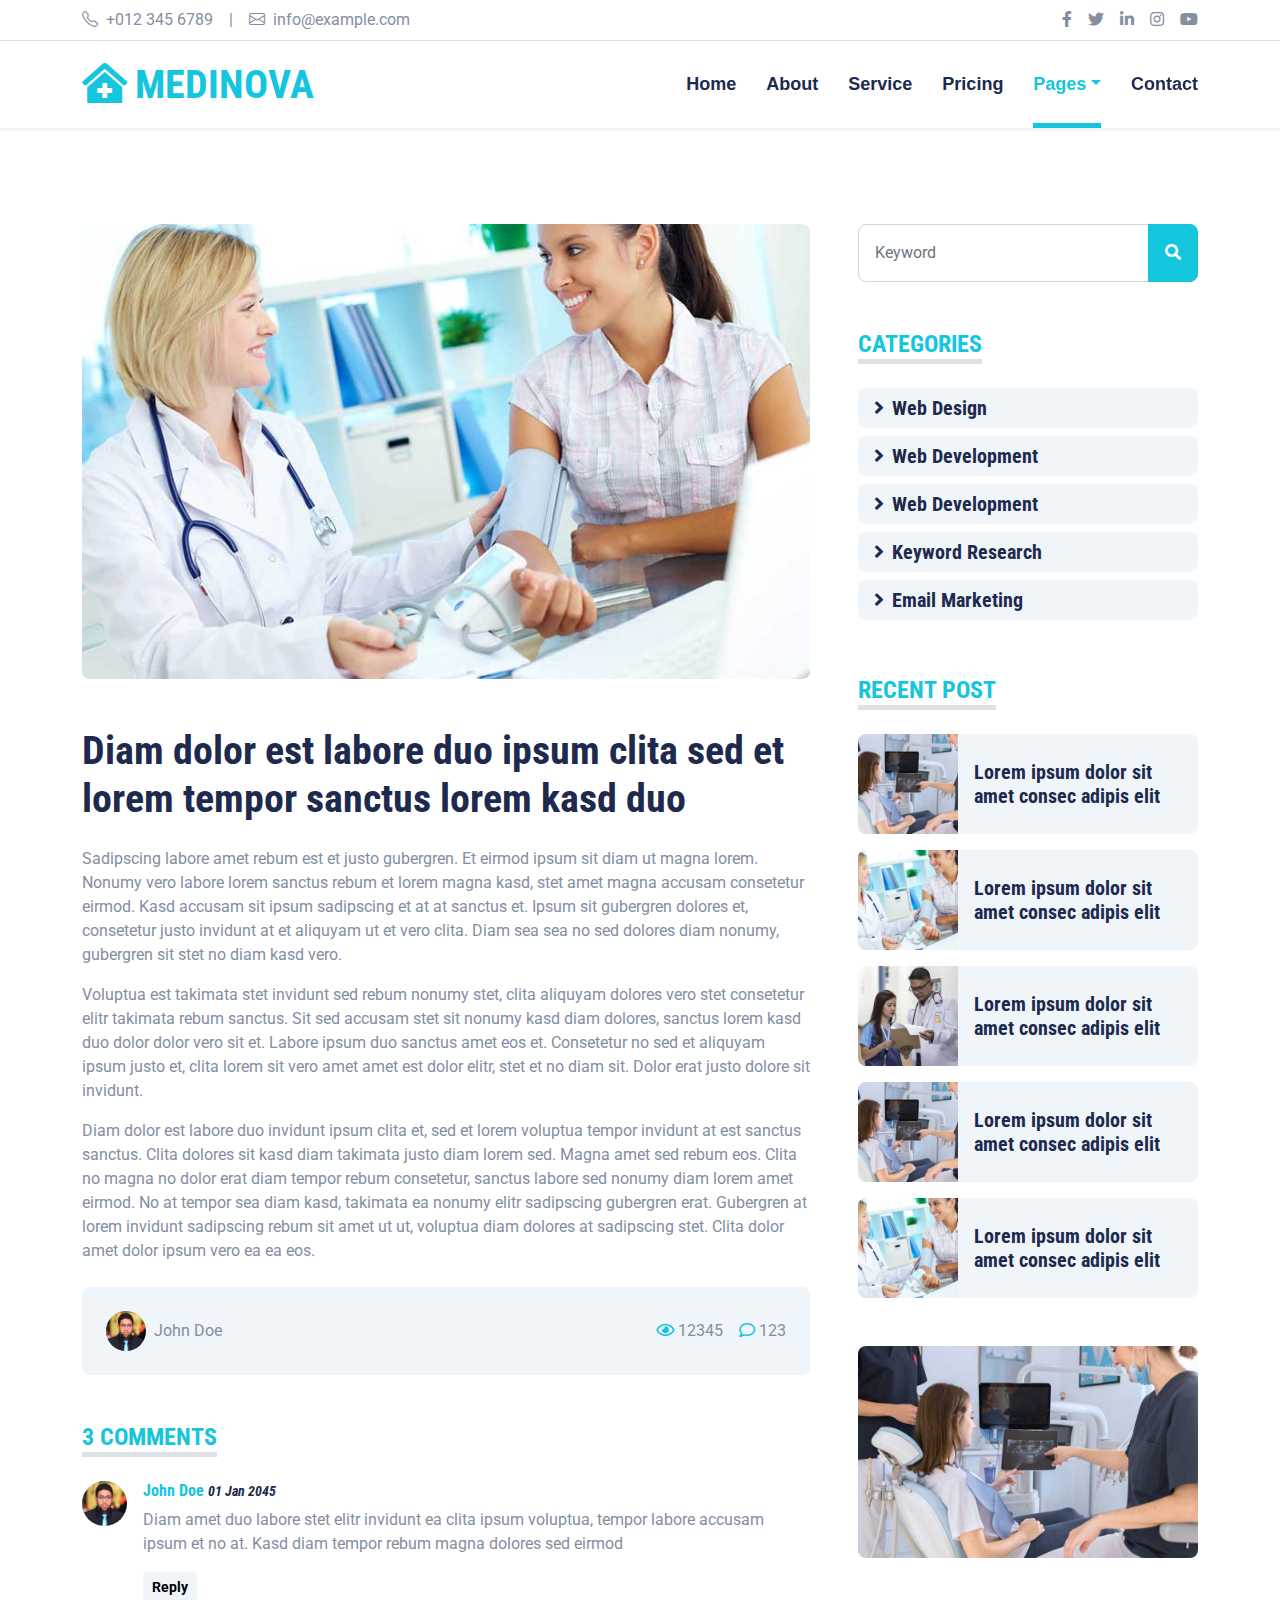
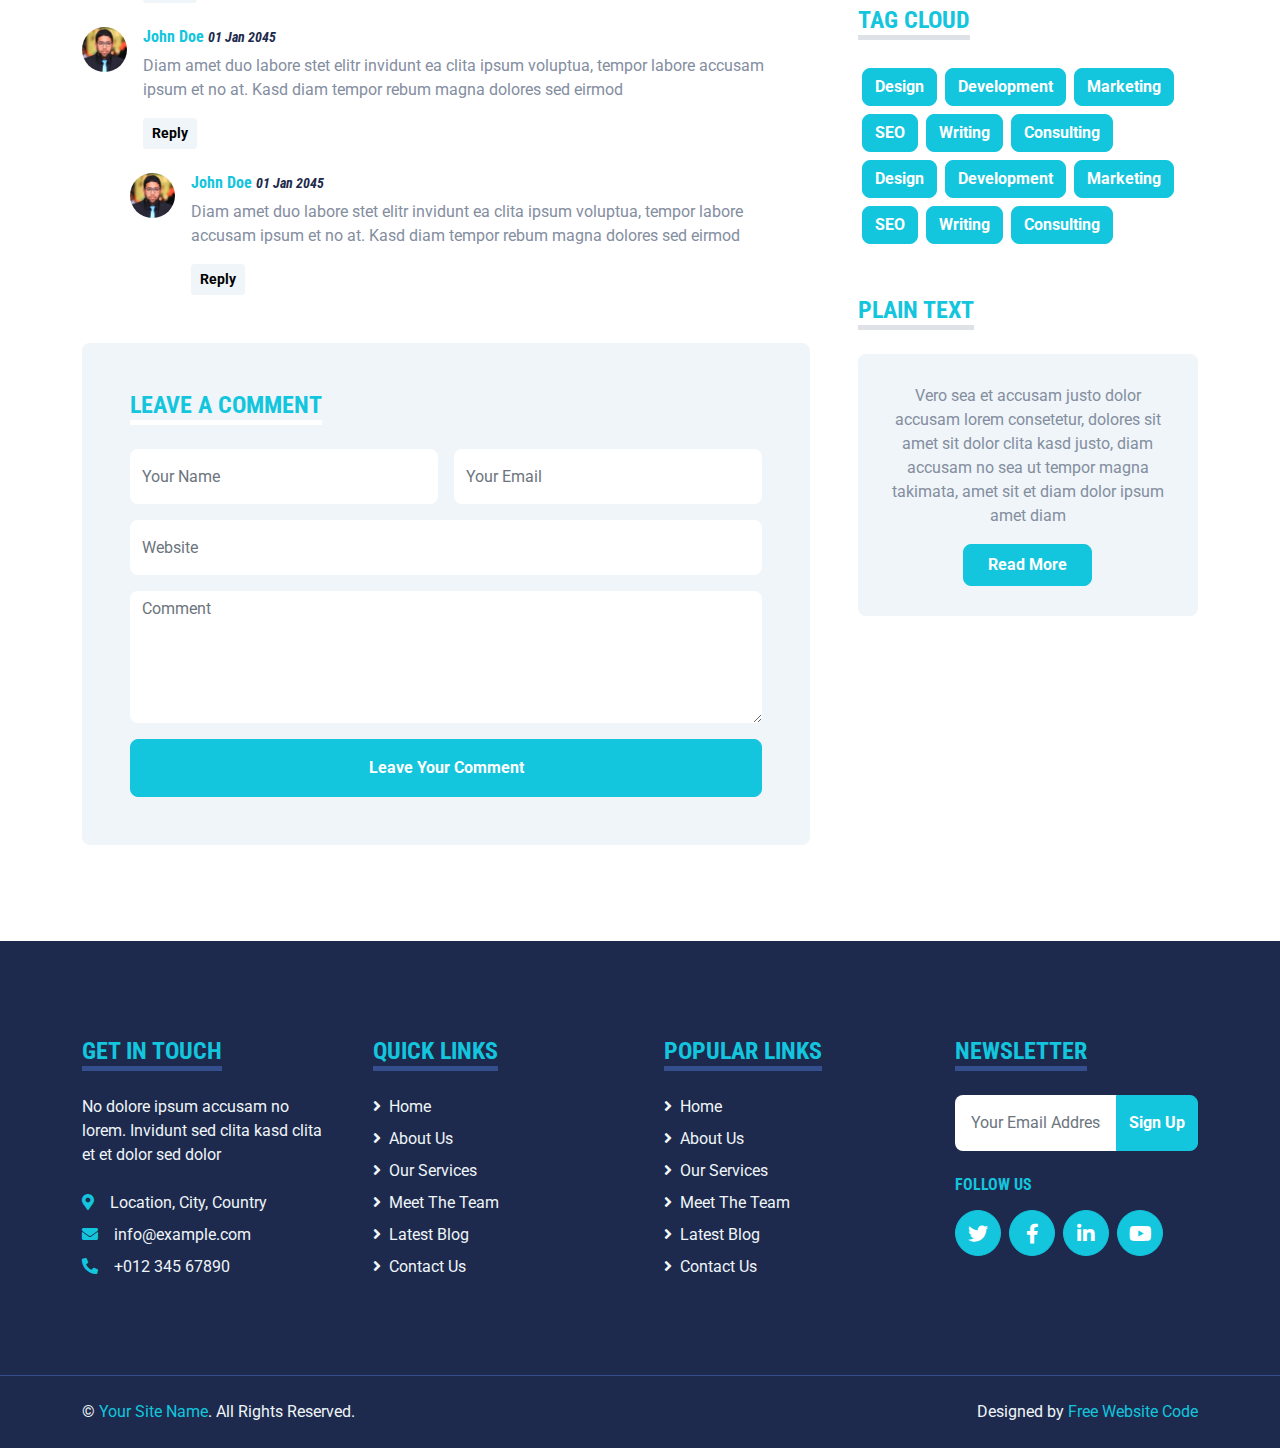
<file: detail.html>
<!DOCTYPE html>
<html lang="en">

<head>
    <meta charset="utf-8">
    <title>MEDINOVA - Hospital Website Template</title>
    <meta content="width=device-width, initial-scale=1.0" name="viewport">
    <meta content="Free HTML Templates" name="keywords">
    <meta content="Free HTML Templates" name="description">

    <!-- Favicon -->
    <link href="img/favicon.ico" rel="icon">

    <!-- Google Web Fonts -->
    <link rel="preconnect" href="https://fonts.gstatic.com">
    <link href="https://fonts.googleapis.com/css2?family=Roboto+Condensed:wght@400;700&family=Roboto:wght@400;700&display=swap" rel="stylesheet">  

    <!-- Icon Font Stylesheet -->
    <link href="https://cdnjs.cloudflare.com/ajax/libs/font-awesome/5.15.0/css/all.min.css" rel="stylesheet">
    <link href="https://cdn.jsdelivr.net/npm/bootstrap-icons@1.4.1/font/bootstrap-icons.css" rel="stylesheet">

    <!-- Libraries Stylesheet -->
    <link href="lib/owlcarousel/assets/owl.carousel.min.css" rel="stylesheet">
    <link href="lib/tempusdominus/css/tempusdominus-bootstrap-4.min.css" rel="stylesheet" />

    <!-- Customized Bootstrap Stylesheet -->
    <link href="css/bootstrap.min.css" rel="stylesheet">

    <!-- Template Stylesheet -->
    <link href="css/style.css" rel="stylesheet">
</head>

<body>
    <!-- Topbar Start -->
    <div class="container-fluid py-2 border-bottom d-none d-lg-block">
        <div class="container">
            <div class="row">
                <div class="col-md-6 text-center text-lg-start mb-2 mb-lg-0">
                    <div class="d-inline-flex align-items-center">
                        <a class="text-decoration-none text-body pe-3" href=""><i class="bi bi-telephone me-2"></i>+012 345 6789</a>
                        <span class="text-body">|</span>
                        <a class="text-decoration-none text-body px-3" href=""><i class="bi bi-envelope me-2"></i>info@example.com</a>
                    </div>
                </div>
                <div class="col-md-6 text-center text-lg-end">
                    <div class="d-inline-flex align-items-center">
                        <a class="text-body px-2" href="https://facebook.com/freewebsitecode/">
                            <i class="fab fa-facebook-f"></i>
                        </a>
                        <a class="text-body px-2" href="https://freewebsitecode.com/">
                            <i class="fab fa-twitter"></i>
                        </a>
                        <a class="text-body px-2" href="https://freewebsitecode.com/">
                            <i class="fab fa-linkedin-in"></i>
                        </a>
                        <a class="text-body px-2" href="https://freewebsitecode.com/">
                            <i class="fab fa-instagram"></i>
                        </a>
                        <a class="text-body ps-2" href="https://youtube.com/freewebsitecode/">
                            <i class="fab fa-youtube"></i>
                        </a>
                    </div>
                </div>
            </div>
        </div>
    </div>
    <!-- Topbar End -->


    <!-- Navbar Start -->
    <div class="container-fluid sticky-top bg-white shadow-sm mb-5">
        <div class="container">
            <nav class="navbar navbar-expand-lg bg-white navbar-light py-3 py-lg-0">
                <a href="index.html" class="navbar-brand">
                    <h1 class="m-0 text-uppercase text-primary"><i class="fa fa-clinic-medical me-2"></i>Medinova</h1>
                </a>
                <button class="navbar-toggler" type="button" data-bs-toggle="collapse" data-bs-target="#navbarCollapse">
                    <span class="navbar-toggler-icon"></span>
                </button>
                <div class="collapse navbar-collapse" id="navbarCollapse">
                    <div class="navbar-nav ms-auto py-0">
                        <a href="index.html" class="nav-item nav-link">Home</a>
                        <a href="about.html" class="nav-item nav-link">About</a>
                        <a href="service.html" class="nav-item nav-link">Service</a>
                        <a href="price.html" class="nav-item nav-link">Pricing</a>
                        <div class="nav-item dropdown">
                            <a href="#" class="nav-link dropdown-toggle active" data-bs-toggle="dropdown">Pages</a>
                            <div class="dropdown-menu m-0">
                                <a href="blog.html" class="dropdown-item">Blog Grid</a>
                                <a href="detail.html" class="dropdown-item active">Blog Detail</a>
                                <a href="team.html" class="dropdown-item">The Team</a>
                                <a href="testimonial.html" class="dropdown-item">Testimonial</a>
                                <a href="appointment.html" class="dropdown-item">Appointment</a>
                                <a href="search.html" class="dropdown-item">Search</a>
                            </div>
                        </div>
                        <a href="contact.html" class="nav-item nav-link">Contact</a>
                    </div>
                </div>
            </nav>
        </div>
    </div>
    <!-- Navbar End -->


    <!-- Blog Start -->
    <div class="container py-5">
        <div class="row g-5">
            <div class="col-lg-8">
                <!-- Blog Detail Start -->
                <div class="mb-5">
                    <img class="img-fluid w-100 rounded mb-5" src="img/blog-2.jpg" alt="">
                    <h1 class="mb-4">Diam dolor est labore duo ipsum clita sed et lorem tempor sanctus lorem kasd duo</h1>
                    <p>Sadipscing labore amet rebum est et justo gubergren. Et eirmod ipsum sit diam ut
                        magna lorem. Nonumy vero labore lorem sanctus rebum et lorem magna kasd, stet
                        amet magna accusam consetetur eirmod. Kasd accusam sit ipsum sadipscing et at at
                        sanctus et. Ipsum sit gubergren dolores et, consetetur justo invidunt at et
                        aliquyam ut et vero clita. Diam sea sea no sed dolores diam nonumy, gubergren
                        sit stet no diam kasd vero.</p>
                    <p>Voluptua est takimata stet invidunt sed rebum nonumy stet, clita aliquyam dolores
                        vero stet consetetur elitr takimata rebum sanctus. Sit sed accusam stet sit
                        nonumy kasd diam dolores, sanctus lorem kasd duo dolor dolor vero sit et. Labore
                        ipsum duo sanctus amet eos et. Consetetur no sed et aliquyam ipsum justo et,
                        clita lorem sit vero amet amet est dolor elitr, stet et no diam sit. Dolor erat
                        justo dolore sit invidunt.</p>
                    <p>Diam dolor est labore duo invidunt ipsum clita et, sed et lorem voluptua tempor
                        invidunt at est sanctus sanctus. Clita dolores sit kasd diam takimata justo diam
                        lorem sed. Magna amet sed rebum eos. Clita no magna no dolor erat diam tempor
                        rebum consetetur, sanctus labore sed nonumy diam lorem amet eirmod. No at tempor
                        sea diam kasd, takimata ea nonumy elitr sadipscing gubergren erat. Gubergren at
                        lorem invidunt sadipscing rebum sit amet ut ut, voluptua diam dolores at
                        sadipscing stet. Clita dolor amet dolor ipsum vero ea ea eos.</p>
                    <div class="d-flex justify-content-between bg-light rounded p-4 mt-4 mb-4">
                        <div class="d-flex align-items-center">
                            <img class="rounded-circle me-2" src="img/user.jpg" width="40" height="40" alt="">
                            <span>John Doe</span>
                        </div>
                        <div class="d-flex align-items-center">
                            <span class="ms-3"><i class="far fa-eye text-primary me-1"></i>12345</span>
                            <span class="ms-3"><i class="far fa-comment text-primary me-1"></i>123</span>
                        </div>
                    </div>
                </div>
                <!-- Blog Detail End -->

                <!-- Comment List Start -->
                <div class="mb-5">
                    <h4 class="d-inline-block text-primary text-uppercase border-bottom border-5 mb-4">3 Comments</h4>
                    <div class="d-flex mb-4">
                        <img src="img/user.jpg" class="img-fluid rounded-circle" style="width: 45px; height: 45px;">
                        <div class="ps-3">
                            <h6><a href="">John Doe</a> <small><i>01 Jan 2045</i></small></h6>
                            <p>Diam amet duo labore stet elitr invidunt ea clita ipsum voluptua, tempor labore
                                accusam ipsum et no at. Kasd diam tempor rebum magna dolores sed eirmod</p>
                            <button class="btn btn-sm btn-light">Reply</button>
                        </div>
                    </div>
                    <div class="d-flex mb-4">
                        <img src="img/user.jpg" class="img-fluid rounded-circle" style="width: 45px; height: 45px;">
                        <div class="ps-3">
                            <h6><a href="">John Doe</a> <small><i>01 Jan 2045</i></small></h6>
                            <p>Diam amet duo labore stet elitr invidunt ea clita ipsum voluptua, tempor labore
                                accusam ipsum et no at. Kasd diam tempor rebum magna dolores sed eirmod</p>
                            <button class="btn btn-sm btn-light">Reply</button>
                        </div>
                    </div>
                    <div class="d-flex ms-5 mb-4">
                        <img src="img/user.jpg" class="img-fluid rounded-circle" style="width: 45px; height: 45px;">
                        <div class="ps-3">
                            <h6><a href="">John Doe</a> <small><i>01 Jan 2045</i></small></h6>
                            <p>Diam amet duo labore stet elitr invidunt ea clita ipsum voluptua, tempor labore
                                accusam ipsum et no at. Kasd diam tempor rebum magna dolores sed eirmod</p>
                            <button class="btn btn-sm btn-light">Reply</button>
                        </div>
                    </div>
                </div>
                <!-- Comment List End -->

                <!-- Comment Form Start -->
                <div class="bg-light rounded p-5">
                    <h4 class="d-inline-block text-primary text-uppercase border-bottom border-5 border-white mb-4">Leave a comment</h4>
                    <form>
                        <div class="row g-3">
                            <div class="col-12 col-sm-6">
                                <input type="text" class="form-control bg-white border-0" placeholder="Your Name" style="height: 55px;">
                            </div>
                            <div class="col-12 col-sm-6">
                                <input type="email" class="form-control bg-white border-0" placeholder="Your Email" style="height: 55px;">
                            </div>
                            <div class="col-12">
                                <input type="text" class="form-control bg-white border-0" placeholder="Website" style="height: 55px;">
                            </div>
                            <div class="col-12">
                                <textarea class="form-control bg-white border-0" rows="5" placeholder="Comment"></textarea>
                            </div>
                            <div class="col-12">
                                <button class="btn btn-primary w-100 py-3" type="submit">Leave Your Comment</button>
                            </div>
                        </div>
                    </form>
                </div>
                <!-- Comment Form End -->
            </div>

            <!-- Sidebar Start -->
            <div class="col-lg-4">
                <!-- Search Form Start -->
                <div class="mb-5">
                    <div class="input-group">
                        <input type="text" class="form-control p-3" placeholder="Keyword">
                        <button class="btn btn-primary px-3"><i class="fa fa-search"></i></button>
                    </div>
                </div>
                <!-- Search Form End -->

                <!-- Category Start -->
                <div class="mb-5">
                    <h4 class="d-inline-block text-primary text-uppercase border-bottom border-5 mb-4">Categories</h4>
                    <div class="d-flex flex-column justify-content-start">
                        <a class="h5 bg-light rounded py-2 px-3 mb-2" href="#"><i class="fa fa-angle-right me-2"></i>Web Design</a>
                        <a class="h5 bg-light rounded py-2 px-3 mb-2" href="#"><i class="fa fa-angle-right me-2"></i>Web Development</a>
                        <a class="h5 bg-light rounded py-2 px-3 mb-2" href="#"><i class="fa fa-angle-right me-2"></i>Web Development</a>
                        <a class="h5 bg-light rounded py-2 px-3 mb-2" href="#"><i class="fa fa-angle-right me-2"></i>Keyword Research</a>
                        <a class="h5 bg-light rounded py-2 px-3 mb-2" href="#"><i class="fa fa-angle-right me-2"></i>Email Marketing</a>
                    </div>
                </div>
                <!-- Category End -->

                <!-- Recent Post Start -->
                <div class="mb-5">
                    <h4 class="d-inline-block text-primary text-uppercase border-bottom border-5 mb-4">Recent Post</h4>
                    <div class="d-flex rounded overflow-hidden mb-3">
                        <img class="img-fluid" src="img/blog-1.jpg" style="width: 100px; height: 100px; object-fit: cover;" alt="">
                        <a href="" class="h5 d-flex align-items-center bg-light px-3 mb-0">Lorem ipsum dolor sit amet consec adipis elit
                        </a>
                    </div>
                    <div class="d-flex rounded overflow-hidden mb-3">
                        <img class="img-fluid" src="img/blog-2.jpg" style="width: 100px; height: 100px; object-fit: cover;" alt="">
                        <a href="" class="h5 d-flex align-items-center bg-light px-3 mb-0">Lorem ipsum dolor sit amet consec adipis elit
                        </a>
                    </div>
                    <div class="d-flex rounded overflow-hidden mb-3">
                        <img class="img-fluid" src="img/blog-3.jpg" style="width: 100px; height: 100px; object-fit: cover;" alt="">
                        <a href="" class="h5 d-flex align-items-center bg-light px-3 mb-0">Lorem ipsum dolor sit amet consec adipis elit
                        </a>
                    </div>
                    <div class="d-flex rounded overflow-hidden mb-3">
                        <img class="img-fluid" src="img/blog-1.jpg" style="width: 100px; height: 100px; object-fit: cover;" alt="">
                        <a href="" class="h5 d-flex align-items-center bg-light px-3 mb-0">Lorem ipsum dolor sit amet consec adipis elit
                        </a>
                    </div>
                    <div class="d-flex rounded overflow-hidden mb-3">
                        <img class="img-fluid" src="img/blog-2.jpg" style="width: 100px; height: 100px; object-fit: cover;" alt="">
                        <a href="" class="h5 d-flex align-items-center bg-light px-3 mb-0">Lorem ipsum dolor sit amet consec adipis elit
                        </a>
                    </div>
                </div>
                <!-- Recent Post End -->

                <!-- Image Start -->
                <div class="mb-5">
                    <img src="img/blog-1.jpg" alt="" class="img-fluid rounded">
                </div>
                <!-- Image End -->

                <!-- Tags Start -->
                <div class="mb-5">
                    <h4 class="d-inline-block text-primary text-uppercase border-bottom border-5 mb-4">Tag Cloud</h4>
                    <div class="d-flex flex-wrap m-n1">
                        <a href="" class="btn btn-primary m-1">Design</a>
                        <a href="" class="btn btn-primary m-1">Development</a>
                        <a href="" class="btn btn-primary m-1">Marketing</a>
                        <a href="" class="btn btn-primary m-1">SEO</a>
                        <a href="" class="btn btn-primary m-1">Writing</a>
                        <a href="" class="btn btn-primary m-1">Consulting</a>
                        <a href="" class="btn btn-primary m-1">Design</a>
                        <a href="" class="btn btn-primary m-1">Development</a>
                        <a href="" class="btn btn-primary m-1">Marketing</a>
                        <a href="" class="btn btn-primary m-1">SEO</a>
                        <a href="" class="btn btn-primary m-1">Writing</a>
                        <a href="" class="btn btn-primary m-1">Consulting</a>
                    </div>
                </div>
                <!-- Tags End -->

                <!-- Plain Text Start -->
                <div>
                    <h4 class="d-inline-block text-primary text-uppercase border-bottom border-5 mb-4">Plain Text</h4>
                    <div class="bg-light rounded text-center" style="padding: 30px;">
                        <p>Vero sea et accusam justo dolor accusam lorem consetetur, dolores sit amet sit dolor clita kasd justo, diam accusam no sea ut tempor magna takimata, amet sit et diam dolor ipsum amet diam</p>
                        <a href="" class="btn btn-primary py-2 px-4">Read More</a>
                    </div>
                </div>
                <!-- Plain Text End -->
            </div>
            <!-- Sidebar End -->
        </div>
    </div>
    <!-- Blog End -->


    <!-- Footer Start -->
    <div class="container-fluid bg-dark text-light mt-5 py-5">
        <div class="container py-5">
            <div class="row g-5">
                <div class="col-lg-3 col-md-6">
                    <h4 class="d-inline-block text-primary text-uppercase border-bottom border-5 border-secondary mb-4">Get In Touch</h4>
                    <p class="mb-4">No dolore ipsum accusam no lorem. Invidunt sed clita kasd clita et et dolor sed dolor</p>
                    <p class="mb-2"><i class="fa fa-map-marker-alt text-primary me-3"></i>Location, City, Country</p>
                    <p class="mb-2"><i class="fa fa-envelope text-primary me-3"></i>info@example.com</p>
                    <p class="mb-0"><i class="fa fa-phone-alt text-primary me-3"></i>+012 345 67890</p>
                </div>
                <div class="col-lg-3 col-md-6">
                    <h4 class="d-inline-block text-primary text-uppercase border-bottom border-5 border-secondary mb-4">Quick Links</h4>
                    <div class="d-flex flex-column justify-content-start">
                        <a class="text-light mb-2" href="#"><i class="fa fa-angle-right me-2"></i>Home</a>
                        <a class="text-light mb-2" href="#"><i class="fa fa-angle-right me-2"></i>About Us</a>
                        <a class="text-light mb-2" href="#"><i class="fa fa-angle-right me-2"></i>Our Services</a>
                        <a class="text-light mb-2" href="#"><i class="fa fa-angle-right me-2"></i>Meet The Team</a>
                        <a class="text-light mb-2" href="#"><i class="fa fa-angle-right me-2"></i>Latest Blog</a>
                        <a class="text-light" href="#"><i class="fa fa-angle-right me-2"></i>Contact Us</a>
                    </div>
                </div>
                <div class="col-lg-3 col-md-6">
                    <h4 class="d-inline-block text-primary text-uppercase border-bottom border-5 border-secondary mb-4">Popular Links</h4>
                    <div class="d-flex flex-column justify-content-start">
                        <a class="text-light mb-2" href="#"><i class="fa fa-angle-right me-2"></i>Home</a>
                        <a class="text-light mb-2" href="#"><i class="fa fa-angle-right me-2"></i>About Us</a>
                        <a class="text-light mb-2" href="#"><i class="fa fa-angle-right me-2"></i>Our Services</a>
                        <a class="text-light mb-2" href="#"><i class="fa fa-angle-right me-2"></i>Meet The Team</a>
                        <a class="text-light mb-2" href="#"><i class="fa fa-angle-right me-2"></i>Latest Blog</a>
                        <a class="text-light" href="#"><i class="fa fa-angle-right me-2"></i>Contact Us</a>
                    </div>
                </div>
                <div class="col-lg-3 col-md-6">
                    <h4 class="d-inline-block text-primary text-uppercase border-bottom border-5 border-secondary mb-4">Newsletter</h4>
                    <form action="">
                        <div class="input-group">
                            <input type="text" class="form-control p-3 border-0" placeholder="Your Email Address">
                            <button class="btn btn-primary">Sign Up</button>
                        </div>
                    </form>
                    <h6 class="text-primary text-uppercase mt-4 mb-3">Follow Us</h6>
                    <div class="d-flex">
                        <a class="btn btn-lg btn-primary btn-lg-square rounded-circle me-2" href="https://freewebsitecode.com/"><i class="fab fa-twitter"></i></a>
                        <a class="btn btn-lg btn-primary btn-lg-square rounded-circle me-2" href="https://facebook.com/freewebsitecode/"><i class="fab fa-facebook-f"></i></a>
                        <a class="btn btn-lg btn-primary btn-lg-square rounded-circle me-2" href="https://freewebsitecode.com/"><i class="fab fa-linkedin-in"></i></a>
                        <a class="btn btn-lg btn-primary btn-lg-square rounded-circle" href="https://youtube.com/freewebsitecode/"><i class="fab fa-youtube"></i></a>
                    </div>
                </div>
            </div>
        </div>
    </div>
    <div class="container-fluid bg-dark text-light border-top border-secondary py-4">
        <div class="container">
            <div class="row g-5">
                <div class="col-md-6 text-center text-md-start">
                    <p class="mb-md-0">&copy; <a class="text-primary" href="#">Your Site Name</a>. All Rights Reserved.</p>
                </div>
                <div class="col-md-6 text-center text-md-end">
                    <p class="mb-0">Designed by <a class="text-primary" href="https://freewebsitecode.com">Free Website Code</a></p>
                </div>
            </div>
        </div>
    </div>
    <!-- Footer End -->


    <!-- Back to Top -->
    <a href="#" class="btn btn-lg btn-primary btn-lg-square back-to-top"><i class="bi bi-arrow-up"></i></a>


    <!-- JavaScript Libraries -->
    <script src="https://code.jquery.com/jquery-3.4.1.min.js"></script>
    <script src="https://cdn.jsdelivr.net/npm/bootstrap@5.0.0/dist/js/bootstrap.bundle.min.js"></script>
    <script src="lib/easing/easing.min.js"></script>
    <script src="lib/waypoints/waypoints.min.js"></script>
    <script src="lib/owlcarousel/owl.carousel.min.js"></script>
    <script src="lib/tempusdominus/js/moment.min.js"></script>
    <script src="lib/tempusdominus/js/moment-timezone.min.js"></script>
    <script src="lib/tempusdominus/js/tempusdominus-bootstrap-4.min.js"></script>

    <!-- Template Javascript -->
    <script src="js/main.js"></script>
</body>

</html>
</file>
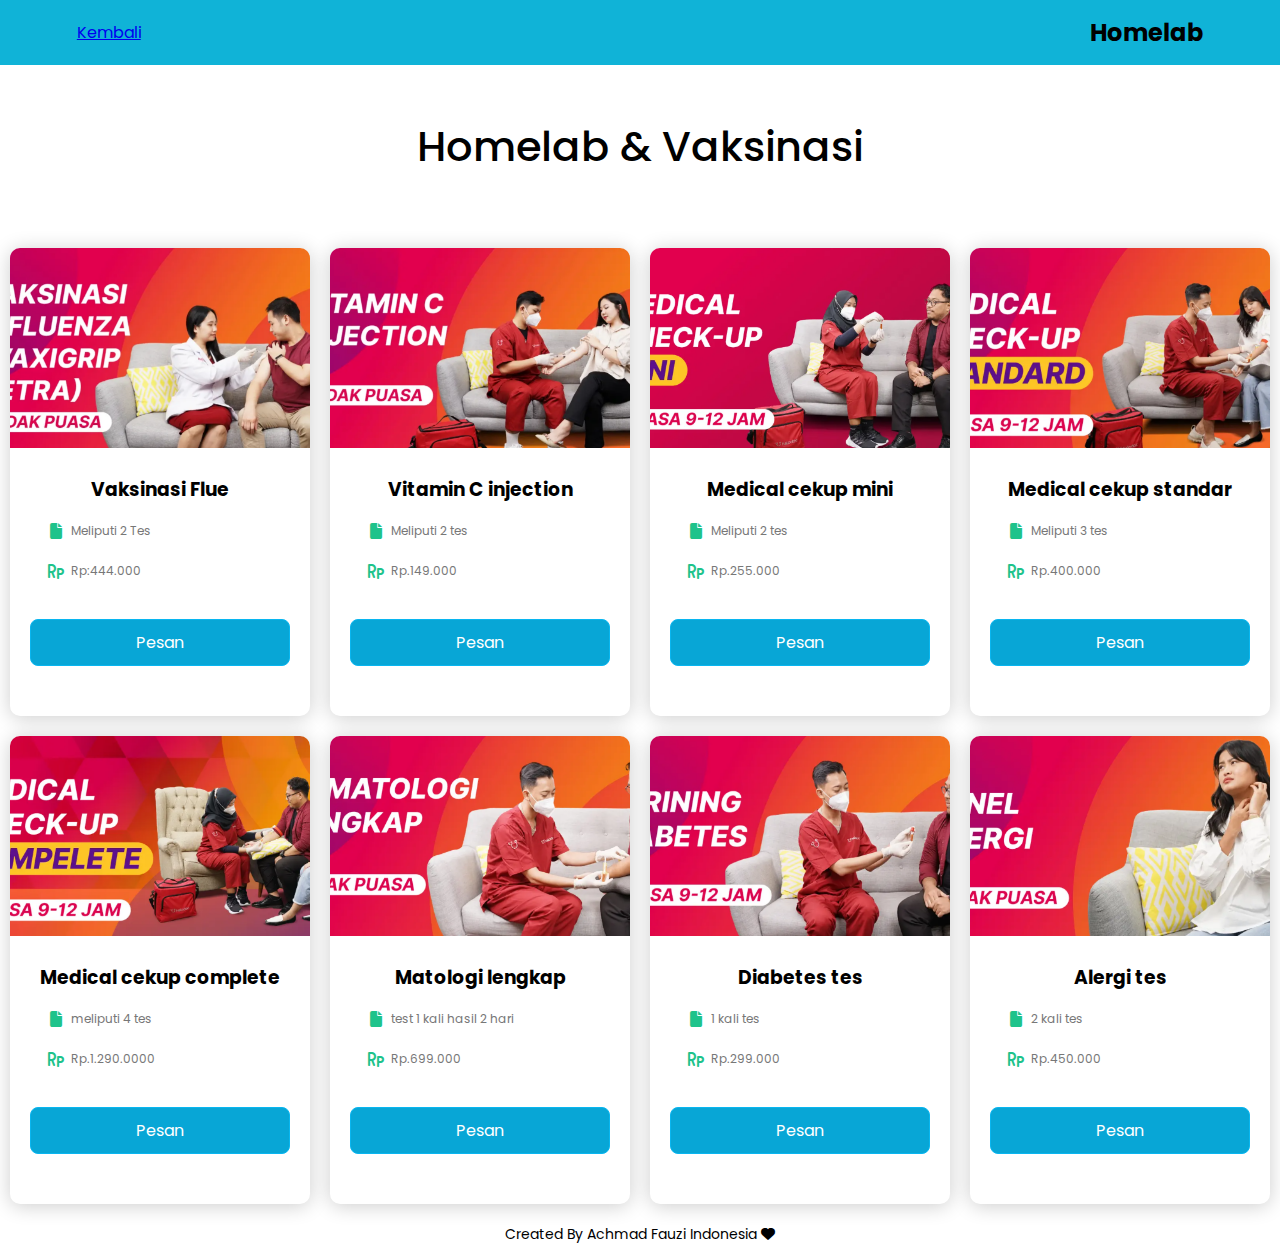
<file: homelab.html>
<!DOCTYPE html>
<html lang="en">
<head>
    <title>HealthMe - Solusi Kesehatan Terlengkap</title>
    <meta charset="UTF-8">
    <meta http-equiv="X-UA-Compatible" content="IE=edge">
    <meta name="viewport" content="width=device-width, initial-scale=1.0">
    <link rel="stylesheet" href="css/styleobat.css">
    <link rel="stylesheet" href="css/all.min.css">
    <link rel="icon" href="https://www.kanal-kesehatan.com/wp-content/uploads/2016/09/medical-icon.png">
    
    <title>Document</title>
</head>
<body>

                        <!-- nav -->
<nav id="home">
    <a href="index.html">Kembali</a>
    <div class="nav-links" id="navLinks">
        <i class="fa-solid fa-xmark" onclick="hideMenu()"></i>
     <h2>Homelab</h2>
    <i class="fa-solid fa-bars" onclick="showMenu()"></i>
</nav>

  

<h1 class="head" id="book">Homelab & Vaksinasi</h1>
<div class="container">
        <div class="card">
            <div class="card-header">
                <img src="img/homelab1.png" alt="rover" />
            </div>
            <div class="card-body">
                <div class="namerate">
                    <h3>Vaksinasi Flue</h3>
               
                </div>
                <div class="details">
                    <i class="fa-solid fa-file"></i>
                    <span>Meliputi 2 Tes</span>
                </div>
                <div class="details">
                    <i class="fa-solid fa-rupiah-sign"></i>
                    <span>Rp:444.000</span>
                </div>
                <a href="components/booking.html" class="book">Pesan</a>
            </div>
        </div>
        <div class="card">
            <div class="card-header">
                <img src="img/homelab2.png" alt="rover" />
            </div>
            <div class="card-body">
                <div class="namerate">
                    <h3>Vitamin C injection</h3>
                </div>
                <div class="details">
                    <i class="fa-solid fa-file"></i>
                    <span>Meliputi 2 tes</span>
                </div>
                <div class="details">
                    <i class="fa-solid fa-rupiah-sign"></i>
                    <span>Rp.149.000</span>
                </div>
                <a href="components/booking.html" class="book">Pesan</a>
            </div>
        </div>
        <div class="card">
            <div class="card-header">
                <img src="img/homelab3.png" alt="rover" />
            </div>
            <div class="card-body">
                <div class="namerate">
                    <h3>Medical cekup mini</h3>
                </div>
                <div class="details">
                    <i class="fa-solid fa-file"></i>
                    <span>Meliputi 2 tes</span>
                </div>
                <div class="details">
                    <i class="fa-solid fa-rupiah-sign"></i>
                    <span>Rp.255.000</span>
                </div>
                <a href="components/booking.html" class="book">Pesan</a>
            </div>
        </div>
        <div class="card">
            <div class="card-header">
                <img src="img/homelab4.png" alt="rover" />
            </div>
            <div class="card-body">
                <div class="namerate">
                    <h3>Medical cekup standar</h3>
                </div>
                <div class="details">
                    <i class="fa-solid fa-file"></i>
                    <span>Meliputi 3 tes</span>
                </div>
                <div class="details">
                    <i class="fa-solid fa-rupiah-sign"></i>
                    <span>Rp.400.000</span>
                </div>
                <a href="components/booking.html" class="book">Pesan</a>
            </div>
        </div>
        <div class="card">
            <div class="card-header">
                <img src="img/homelab5.png" alt="rover" />
            </div>
            <div class="card-body">
                <div class="namerate">
                    <h3>Medical cekup complete</h3>
                </div>
                <div class="details">
                    <i class="fa-solid fa-file"></i>
                    <span>meliputi 4 tes</span>
                </div>
                <div class="details">
                    <i class="fa-solid fa-rupiah-sign"></i>
                    <span>Rp.1.290.0000</span>
                </div>
                <a href="components/booking.html" class="book">Pesan</a>
            </div>
        </div>
        <div class="card">
            <div class="card-header">
                <img src="img/homelab6.png" alt="rover" />
            </div>
            <div class="card-body">
                <div class="namerate">
                    <h3>Matologi lengkap</h3>
                </div>
                <div class="details">
                    <i class="fa-solid fa-file"></i>
                    <span>test 1 kali hasil 2 hari</span>
                </div>
                <div class="details">
                    <i class="fa-solid fa-rupiah-sign"></i>
                    <span>Rp.699.000</span>
                </div>
                <a href="components/booking.html" class="book">Pesan</a>
            </div>
        </div>
        <div class="card">
            <div class="card-header">
                <img src="img/homelab7.png" alt="rover" />
            </div>
            <div class="card-body">
                <div class="namerate">
                    <h3>Diabetes tes</h3>
                </div>
                <div class="details">
                    <i class="fa-solid fa-file"></i>
                    <span>1 kali tes</span>
                </div>
                <div class="details">
                    <i class="fa-solid fa-rupiah-sign"></i>
                    <span>Rp.299.000</span>
                </div>
                <a href="components/booking.html" class="book">Pesan</a>
            </div>
        </div>
        <div class="card">
            <div class="card-header">
                <img src="img/homelab8.png" alt="rover" />
            </div>
            <div class="card-body">
                <div class="namerate">
                    <h3>Alergi tes</h3>
                </div>
                <div class="details">
                    <i class="fa-solid fa-file"></i>
                    <span>2 kali tes</span>
                </div>
                <div class="details">
                    <i class="fa-solid fa-rupiah-sign"></i>
                    <span>Rp.450.000</span>
                </div>
                <a href="components/booking.html" class="book">Pesan</a>
            </div>
        </div>

                           <!-- About -->


                            <!-- Contact -->


<footer>Created By Achmad Fauzi Indonesia <i class="fa-solid fa-heart"></i></footer>

                          <!-- JavaScript -->

<script>
    var navLinks = document.getElementById("navLinks");
    function showMenu(){
        navLinks.style.display = "block";
        navLinks.style.position = "fixed";
        navLinks.style.right = "0";
    }
    function hideMenu(){
        navLinks.style.display = "none";
        navLinks.style.right = "-200px";
    }
</script>

</body>
</html>
</file>
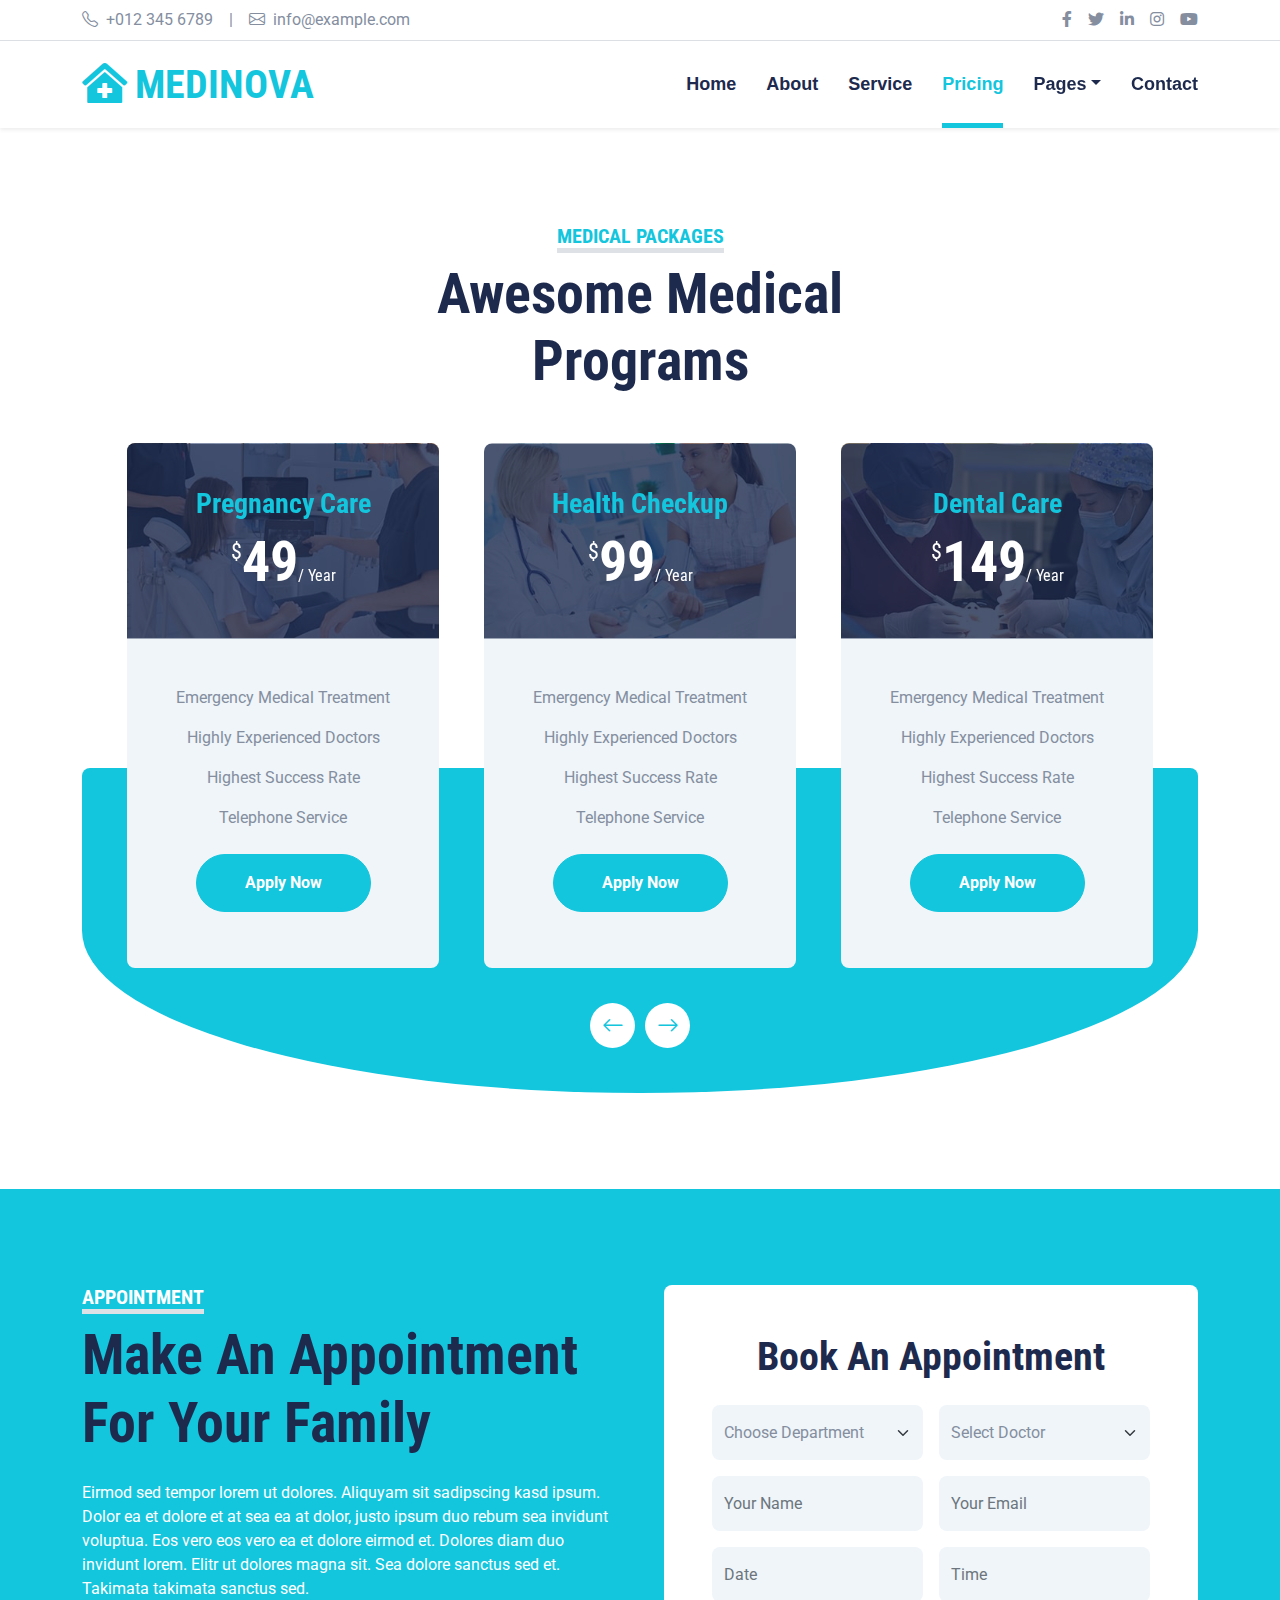
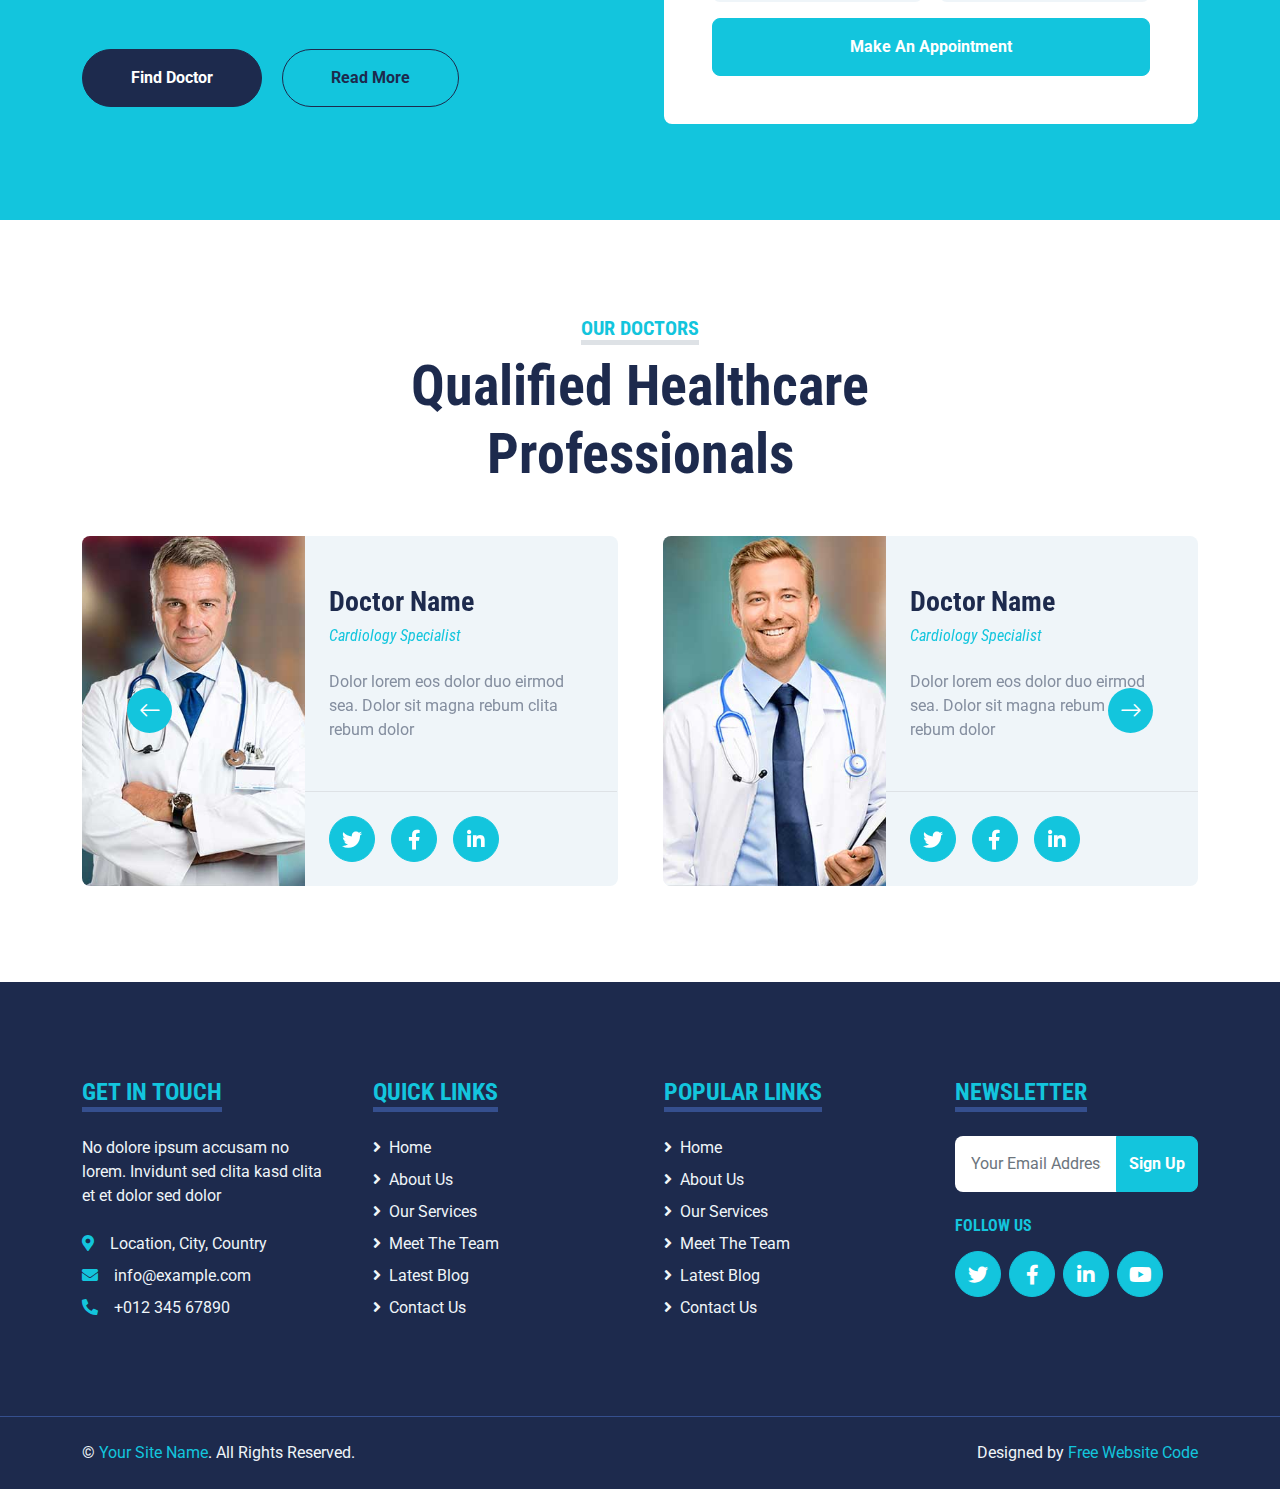
<file: price.html>
<!DOCTYPE html>
<html lang="en">

<head>
    <meta charset="utf-8">
    <title>MEDINOVA - Hospital Website Template</title>
    <meta content="width=device-width, initial-scale=1.0" name="viewport">
    <meta content="Free HTML Templates" name="keywords">
    <meta content="Free HTML Templates" name="description">

    <!-- Favicon -->
    <link href="img/favicon.ico" rel="icon">

    <!-- Google Web Fonts -->
    <link rel="preconnect" href="https://fonts.gstatic.com">
    <link href="https://fonts.googleapis.com/css2?family=Roboto+Condensed:wght@400;700&family=Roboto:wght@400;700&display=swap" rel="stylesheet">  

    <!-- Icon Font Stylesheet -->
    <link href="https://cdnjs.cloudflare.com/ajax/libs/font-awesome/5.15.0/css/all.min.css" rel="stylesheet">
    <link href="https://cdn.jsdelivr.net/npm/bootstrap-icons@1.4.1/font/bootstrap-icons.css" rel="stylesheet">

    <!-- Libraries Stylesheet -->
    <link href="lib/owlcarousel/assets/owl.carousel.min.css" rel="stylesheet">
    <link href="lib/tempusdominus/css/tempusdominus-bootstrap-4.min.css" rel="stylesheet" />

    <!-- Customized Bootstrap Stylesheet -->
    <link href="css/bootstrap.min.css" rel="stylesheet">

    <!-- Template Stylesheet -->
    <link href="css/style.css" rel="stylesheet">
</head>

<body>
    <!-- Topbar Start -->
    <div class="container-fluid py-2 border-bottom d-none d-lg-block">
        <div class="container">
            <div class="row">
                <div class="col-md-6 text-center text-lg-start mb-2 mb-lg-0">
                    <div class="d-inline-flex align-items-center">
                        <a class="text-decoration-none text-body pe-3" href=""><i class="bi bi-telephone me-2"></i>+012 345 6789</a>
                        <span class="text-body">|</span>
                        <a class="text-decoration-none text-body px-3" href=""><i class="bi bi-envelope me-2"></i>info@example.com</a>
                    </div>
                </div>
                <div class="col-md-6 text-center text-lg-end">
                    <div class="d-inline-flex align-items-center">
                        <a class="text-body px-2" href="https://facebook.com/freewebsitecode/">
                            <i class="fab fa-facebook-f"></i>
                        </a>
                        <a class="text-body px-2" href="https://freewebsitecode.com/">
                            <i class="fab fa-twitter"></i>
                        </a>
                        <a class="text-body px-2" href="https://freewebsitecode.com/">
                            <i class="fab fa-linkedin-in"></i>
                        </a>
                        <a class="text-body px-2" href="https://freewebsitecode.com/">
                            <i class="fab fa-instagram"></i>
                        </a>
                        <a class="text-body ps-2" href="https://youtube.com/freewebsitecode/">
                            <i class="fab fa-youtube"></i>
                        </a>
                    </div>
                </div>
            </div>
        </div>
    </div>
    <!-- Topbar End -->


    <!-- Navbar Start -->
    <div class="container-fluid sticky-top bg-white shadow-sm mb-5">
        <div class="container">
            <nav class="navbar navbar-expand-lg bg-white navbar-light py-3 py-lg-0">
                <a href="index.html" class="navbar-brand">
                    <h1 class="m-0 text-uppercase text-primary"><i class="fa fa-clinic-medical me-2"></i>Medinova</h1>
                </a>
                <button class="navbar-toggler" type="button" data-bs-toggle="collapse" data-bs-target="#navbarCollapse">
                    <span class="navbar-toggler-icon"></span>
                </button>
                <div class="collapse navbar-collapse" id="navbarCollapse">
                    <div class="navbar-nav ms-auto py-0">
                        <a href="index.html" class="nav-item nav-link">Home</a>
                        <a href="about.html" class="nav-item nav-link">About</a>
                        <a href="service.html" class="nav-item nav-link">Service</a>
                        <a href="price.html" class="nav-item nav-link active">Pricing</a>
                        <div class="nav-item dropdown">
                            <a href="#" class="nav-link dropdown-toggle" data-bs-toggle="dropdown">Pages</a>
                            <div class="dropdown-menu m-0">
                                <a href="blog.html" class="dropdown-item">Blog Grid</a>
                                <a href="detail.html" class="dropdown-item">Blog Detail</a>
                                <a href="team.html" class="dropdown-item">The Team</a>
                                <a href="testimonial.html" class="dropdown-item">Testimonial</a>
                                <a href="appointment.html" class="dropdown-item">Appointment</a>
                                <a href="search.html" class="dropdown-item">Search</a>
                            </div>
                        </div>
                        <a href="contact.html" class="nav-item nav-link">Contact</a>
                    </div>
                </div>
            </nav>
        </div>
    </div>
    <!-- Navbar End -->


    <!-- Pricing Plan Start -->
    <div class="container-fluid py-5">
        <div class="container">
            <div class="text-center mx-auto mb-5" style="max-width: 500px;">
                <h5 class="d-inline-block text-primary text-uppercase border-bottom border-5">Medical Packages</h5>
                <h1 class="display-4">Awesome Medical Programs</h1>
            </div>
            <div class="owl-carousel price-carousel position-relative" style="padding: 0 45px 45px 45px;">
                <div class="bg-light rounded text-center">
                    <div class="position-relative">
                        <img class="img-fluid rounded-top" src="img/price-1.jpg" alt="">
                        <div class="position-absolute w-100 h-100 top-50 start-50 translate-middle rounded-top d-flex flex-column align-items-center justify-content-center" style="background: rgba(29, 42, 77, .8);">
                            <h3 class="text-primary">Pregnancy Care</h3>
                            <h1 class="display-4 text-white mb-0">
                                <small class="align-top fw-normal" style="font-size: 22px; line-height: 45px;">$</small>49<small class="align-bottom fw-normal" style="font-size: 16px; line-height: 40px;">/ Year</small>
                            </h1>
                        </div>
                    </div>
                    <div class="text-center py-5">
                        <p>Emergency Medical Treatment</p>
                        <p>Highly Experienced Doctors</p>
                        <p>Highest Success Rate</p>
                        <p>Telephone Service</p>
                        <a href="" class="btn btn-primary rounded-pill py-3 px-5 my-2">Apply Now</a>
                    </div>
                </div>
                <div class="bg-light rounded text-center">
                    <div class="position-relative">
                        <img class="img-fluid rounded-top" src="img/price-2.jpg" alt="">
                        <div class="position-absolute w-100 h-100 top-50 start-50 translate-middle rounded-top d-flex flex-column align-items-center justify-content-center" style="background: rgba(29, 42, 77, .8);">
                            <h3 class="text-primary">Health Checkup</h3>
                            <h1 class="display-4 text-white mb-0">
                                <small class="align-top fw-normal" style="font-size: 22px; line-height: 45px;">$</small>99<small class="align-bottom fw-normal" style="font-size: 16px; line-height: 40px;">/ Year</small>
                            </h1>
                        </div>
                    </div>
                    <div class="text-center py-5">
                        <p>Emergency Medical Treatment</p>
                        <p>Highly Experienced Doctors</p>
                        <p>Highest Success Rate</p>
                        <p>Telephone Service</p>
                        <a href="" class="btn btn-primary rounded-pill py-3 px-5 my-2">Apply Now</a>
                    </div>
                </div>
                <div class="bg-light rounded text-center">
                    <div class="position-relative">
                        <img class="img-fluid rounded-top" src="img/price-3.jpg" alt="">
                        <div class="position-absolute w-100 h-100 top-50 start-50 translate-middle rounded-top d-flex flex-column align-items-center justify-content-center" style="background: rgba(29, 42, 77, .8);">
                            <h3 class="text-primary">Dental Care</h3>
                            <h1 class="display-4 text-white mb-0">
                                <small class="align-top fw-normal" style="font-size: 22px; line-height: 45px;">$</small>149<small class="align-bottom fw-normal" style="font-size: 16px; line-height: 40px;">/ Year</small>
                            </h1>
                        </div>
                    </div>
                    <div class="text-center py-5">
                        <p>Emergency Medical Treatment</p>
                        <p>Highly Experienced Doctors</p>
                        <p>Highest Success Rate</p>
                        <p>Telephone Service</p>
                        <a href="" class="btn btn-primary rounded-pill py-3 px-5 my-2">Apply Now</a>
                    </div>
                </div>
                <div class="bg-light rounded text-center">
                    <div class="position-relative">
                        <img class="img-fluid rounded-top" src="img/price-4.jpg" alt="">
                        <div class="position-absolute w-100 h-100 top-50 start-50 translate-middle rounded-top d-flex flex-column align-items-center justify-content-center" style="background: rgba(29, 42, 77, .8);">
                            <h3 class="text-primary">Operation & Surgery</h3>
                            <h1 class="display-4 text-white mb-0">
                                <small class="align-top fw-normal" style="font-size: 22px; line-height: 45px;">$</small>199<small class="align-bottom fw-normal" style="font-size: 16px; line-height: 40px;">/ Year</small>
                            </h1>
                        </div>
                    </div>
                    <div class="text-center py-5">
                        <p>Emergency Medical Treatment</p>
                        <p>Highly Experienced Doctors</p>
                        <p>Highest Success Rate</p>
                        <p>Telephone Service</p>
                        <a href="" class="btn btn-primary rounded-pill py-3 px-5 my-2">Apply Now</a>
                    </div>
                </div>
            </div>
        </div>
    </div>
    <!-- Pricing Plan End -->


    <!-- Appointment Start -->
    <div class="container-fluid bg-primary my-5 py-5">
        <div class="container py-5">
            <div class="row gx-5">
                <div class="col-lg-6 mb-5 mb-lg-0">
                    <div class="mb-4">
                        <h5 class="d-inline-block text-white text-uppercase border-bottom border-5">Appointment</h5>
                        <h1 class="display-4">Make An Appointment For Your Family</h1>
                    </div>
                    <p class="text-white mb-5">Eirmod sed tempor lorem ut dolores. Aliquyam sit sadipscing kasd ipsum. Dolor ea et dolore et at sea ea at dolor, justo ipsum duo rebum sea invidunt voluptua. Eos vero eos vero ea et dolore eirmod et. Dolores diam duo invidunt lorem. Elitr ut dolores magna sit. Sea dolore sanctus sed et. Takimata takimata sanctus sed.</p>
                    <a class="btn btn-dark rounded-pill py-3 px-5 me-3" href="">Find Doctor</a>
                    <a class="btn btn-outline-dark rounded-pill py-3 px-5" href="">Read More</a>
                </div>
                <div class="col-lg-6">
                    <div class="bg-white text-center rounded p-5">
                        <h1 class="mb-4">Book An Appointment</h1>
                        <form>
                            <div class="row g-3">
                                <div class="col-12 col-sm-6">
                                    <select class="form-select bg-light border-0" style="height: 55px;">
                                        <option selected>Choose Department</option>
                                        <option value="1">Department 1</option>
                                        <option value="2">Department 2</option>
                                        <option value="3">Department 3</option>
                                    </select>
                                </div>
                                <div class="col-12 col-sm-6">
                                    <select class="form-select bg-light border-0" style="height: 55px;">
                                        <option selected>Select Doctor</option>
                                        <option value="1">Doctor 1</option>
                                        <option value="2">Doctor 2</option>
                                        <option value="3">Doctor 3</option>
                                    </select>
                                </div>
                                <div class="col-12 col-sm-6">
                                    <input type="text" class="form-control bg-light border-0" placeholder="Your Name" style="height: 55px;">
                                </div>
                                <div class="col-12 col-sm-6">
                                    <input type="email" class="form-control bg-light border-0" placeholder="Your Email" style="height: 55px;">
                                </div>
                                <div class="col-12 col-sm-6">
                                    <div class="date" id="date" data-target-input="nearest">
                                        <input type="text"
                                            class="form-control bg-light border-0 datetimepicker-input"
                                            placeholder="Date" data-target="#date" data-toggle="datetimepicker" style="height: 55px;">
                                    </div>
                                </div>
                                <div class="col-12 col-sm-6">
                                    <div class="time" id="time" data-target-input="nearest">
                                        <input type="text"
                                            class="form-control bg-light border-0 datetimepicker-input"
                                            placeholder="Time" data-target="#time" data-toggle="datetimepicker" style="height: 55px;">
                                    </div>
                                </div>
                                <div class="col-12">
                                    <button class="btn btn-primary w-100 py-3" type="submit">Make An Appointment</button>
                                </div>
                            </div>
                        </form>
                    </div>
                </div>
            </div>
        </div>
    </div>
    <!-- Appointment End -->


    <!-- Team Start -->
    <div class="container-fluid py-5">
        <div class="container">
            <div class="text-center mx-auto mb-5" style="max-width: 500px;">
                <h5 class="d-inline-block text-primary text-uppercase border-bottom border-5">Our Doctors</h5>
                <h1 class="display-4">Qualified Healthcare Professionals</h1>
            </div>
            <div class="owl-carousel team-carousel position-relative">
                <div class="team-item">
                    <div class="row g-0 bg-light rounded overflow-hidden">
                        <div class="col-12 col-sm-5 h-100">
                            <img class="img-fluid h-100" src="img/team-1.jpg" style="object-fit: cover;">
                        </div>
                        <div class="col-12 col-sm-7 h-100 d-flex flex-column">
                            <div class="mt-auto p-4">
                                <h3>Doctor Name</h3>
                                <h6 class="fw-normal fst-italic text-primary mb-4">Cardiology Specialist</h6>
                                <p class="m-0">Dolor lorem eos dolor duo eirmod sea. Dolor sit magna rebum clita rebum dolor</p>
                            </div>
                            <div class="d-flex mt-auto border-top p-4">
                                <a class="btn btn-lg btn-primary btn-lg-square rounded-circle me-3" href="#"><i class="fab fa-twitter"></i></a>
                                <a class="btn btn-lg btn-primary btn-lg-square rounded-circle me-3" href="#"><i class="fab fa-facebook-f"></i></a>
                                <a class="btn btn-lg btn-primary btn-lg-square rounded-circle" href="#"><i class="fab fa-linkedin-in"></i></a>
                            </div>
                        </div>
                    </div>
                </div>
                <div class="team-item">
                    <div class="row g-0 bg-light rounded overflow-hidden">
                        <div class="col-12 col-sm-5 h-100">
                            <img class="img-fluid h-100" src="img/team-2.jpg" style="object-fit: cover;">
                        </div>
                        <div class="col-12 col-sm-7 h-100 d-flex flex-column">
                            <div class="mt-auto p-4">
                                <h3>Doctor Name</h3>
                                <h6 class="fw-normal fst-italic text-primary mb-4">Cardiology Specialist</h6>
                                <p class="m-0">Dolor lorem eos dolor duo eirmod sea. Dolor sit magna rebum clita rebum dolor</p>
                            </div>
                            <div class="d-flex mt-auto border-top p-4">
                                <a class="btn btn-lg btn-primary btn-lg-square rounded-circle me-3" href="#"><i class="fab fa-twitter"></i></a>
                                <a class="btn btn-lg btn-primary btn-lg-square rounded-circle me-3" href="#"><i class="fab fa-facebook-f"></i></a>
                                <a class="btn btn-lg btn-primary btn-lg-square rounded-circle" href="#"><i class="fab fa-linkedin-in"></i></a>
                            </div>
                        </div>
                    </div>
                </div>
                <div class="team-item">
                    <div class="row g-0 bg-light rounded overflow-hidden">
                        <div class="col-12 col-sm-5 h-100">
                            <img class="img-fluid h-100" src="img/team-3.jpg" style="object-fit: cover;">
                        </div>
                        <div class="col-12 col-sm-7 h-100 d-flex flex-column">
                            <div class="mt-auto p-4">
                                <h3>Doctor Name</h3>
                                <h6 class="fw-normal fst-italic text-primary mb-4">Cardiology Specialist</h6>
                                <p class="m-0">Dolor lorem eos dolor duo eirmod sea. Dolor sit magna rebum clita rebum dolor</p>
                            </div>
                            <div class="d-flex mt-auto border-top p-4">
                                <a class="btn btn-lg btn-primary btn-lg-square rounded-circle me-3" href="#"><i class="fab fa-twitter"></i></a>
                                <a class="btn btn-lg btn-primary btn-lg-square rounded-circle me-3" href="#"><i class="fab fa-facebook-f"></i></a>
                                <a class="btn btn-lg btn-primary btn-lg-square rounded-circle" href="#"><i class="fab fa-linkedin-in"></i></a>
                            </div>
                        </div>
                    </div>
                </div>
            </div>
        </div>
    </div>
    <!-- Team End -->


    <!-- Footer Start -->
    <div class="container-fluid bg-dark text-light mt-5 py-5">
        <div class="container py-5">
            <div class="row g-5">
                <div class="col-lg-3 col-md-6">
                    <h4 class="d-inline-block text-primary text-uppercase border-bottom border-5 border-secondary mb-4">Get In Touch</h4>
                    <p class="mb-4">No dolore ipsum accusam no lorem. Invidunt sed clita kasd clita et et dolor sed dolor</p>
                    <p class="mb-2"><i class="fa fa-map-marker-alt text-primary me-3"></i>Location, City, Country</p>
                    <p class="mb-2"><i class="fa fa-envelope text-primary me-3"></i>info@example.com</p>
                    <p class="mb-0"><i class="fa fa-phone-alt text-primary me-3"></i>+012 345 67890</p>
                </div>
                <div class="col-lg-3 col-md-6">
                    <h4 class="d-inline-block text-primary text-uppercase border-bottom border-5 border-secondary mb-4">Quick Links</h4>
                    <div class="d-flex flex-column justify-content-start">
                        <a class="text-light mb-2" href="#"><i class="fa fa-angle-right me-2"></i>Home</a>
                        <a class="text-light mb-2" href="#"><i class="fa fa-angle-right me-2"></i>About Us</a>
                        <a class="text-light mb-2" href="#"><i class="fa fa-angle-right me-2"></i>Our Services</a>
                        <a class="text-light mb-2" href="#"><i class="fa fa-angle-right me-2"></i>Meet The Team</a>
                        <a class="text-light mb-2" href="#"><i class="fa fa-angle-right me-2"></i>Latest Blog</a>
                        <a class="text-light" href="#"><i class="fa fa-angle-right me-2"></i>Contact Us</a>
                    </div>
                </div>
                <div class="col-lg-3 col-md-6">
                    <h4 class="d-inline-block text-primary text-uppercase border-bottom border-5 border-secondary mb-4">Popular Links</h4>
                    <div class="d-flex flex-column justify-content-start">
                        <a class="text-light mb-2" href="#"><i class="fa fa-angle-right me-2"></i>Home</a>
                        <a class="text-light mb-2" href="#"><i class="fa fa-angle-right me-2"></i>About Us</a>
                        <a class="text-light mb-2" href="#"><i class="fa fa-angle-right me-2"></i>Our Services</a>
                        <a class="text-light mb-2" href="#"><i class="fa fa-angle-right me-2"></i>Meet The Team</a>
                        <a class="text-light mb-2" href="#"><i class="fa fa-angle-right me-2"></i>Latest Blog</a>
                        <a class="text-light" href="#"><i class="fa fa-angle-right me-2"></i>Contact Us</a>
                    </div>
                </div>
                <div class="col-lg-3 col-md-6">
                    <h4 class="d-inline-block text-primary text-uppercase border-bottom border-5 border-secondary mb-4">Newsletter</h4>
                    <form action="">
                        <div class="input-group">
                            <input type="text" class="form-control p-3 border-0" placeholder="Your Email Address">
                            <button class="btn btn-primary">Sign Up</button>
                        </div>
                    </form>
                    <h6 class="text-primary text-uppercase mt-4 mb-3">Follow Us</h6>
                    <div class="d-flex">
                        <a class="btn btn-lg btn-primary btn-lg-square rounded-circle me-2" href="https://freewebsitecode.com/"><i class="fab fa-twitter"></i></a>
                        <a class="btn btn-lg btn-primary btn-lg-square rounded-circle me-2" href="https://facebook.com/freewebsitecode/"><i class="fab fa-facebook-f"></i></a>
                        <a class="btn btn-lg btn-primary btn-lg-square rounded-circle me-2" href="https://freewebsitecode.com/"><i class="fab fa-linkedin-in"></i></a>
                        <a class="btn btn-lg btn-primary btn-lg-square rounded-circle" href="https://youtube.com/freewebsitecode/"><i class="fab fa-youtube"></i></a>
                    </div>
                </div>
            </div>
        </div>
    </div>
    <div class="container-fluid bg-dark text-light border-top border-secondary py-4">
        <div class="container">
            <div class="row g-5">
                <div class="col-md-6 text-center text-md-start">
                    <p class="mb-md-0">&copy; <a class="text-primary" href="#">Your Site Name</a>. All Rights Reserved.</p>
                </div>
                <div class="col-md-6 text-center text-md-end">
                    <p class="mb-0">Designed by <a class="text-primary" href="https://freewebsitecode.com">Free Website Code</a></p>
                </div>
            </div>
        </div>
    </div>
    <!-- Footer End -->


    <!-- Back to Top -->
    <a href="#" class="btn btn-lg btn-primary btn-lg-square back-to-top"><i class="bi bi-arrow-up"></i></a>


    <!-- JavaScript Libraries -->
    <script src="https://code.jquery.com/jquery-3.4.1.min.js"></script>
    <script src="https://cdn.jsdelivr.net/npm/bootstrap@5.0.0/dist/js/bootstrap.bundle.min.js"></script>
    <script src="lib/easing/easing.min.js"></script>
    <script src="lib/waypoints/waypoints.min.js"></script>
    <script src="lib/owlcarousel/owl.carousel.min.js"></script>
    <script src="lib/tempusdominus/js/moment.min.js"></script>
    <script src="lib/tempusdominus/js/moment-timezone.min.js"></script>
    <script src="lib/tempusdominus/js/tempusdominus-bootstrap-4.min.js"></script>

    <!-- Template Javascript -->
    <script src="js/main.js"></script>
</body>

</html>
</file>
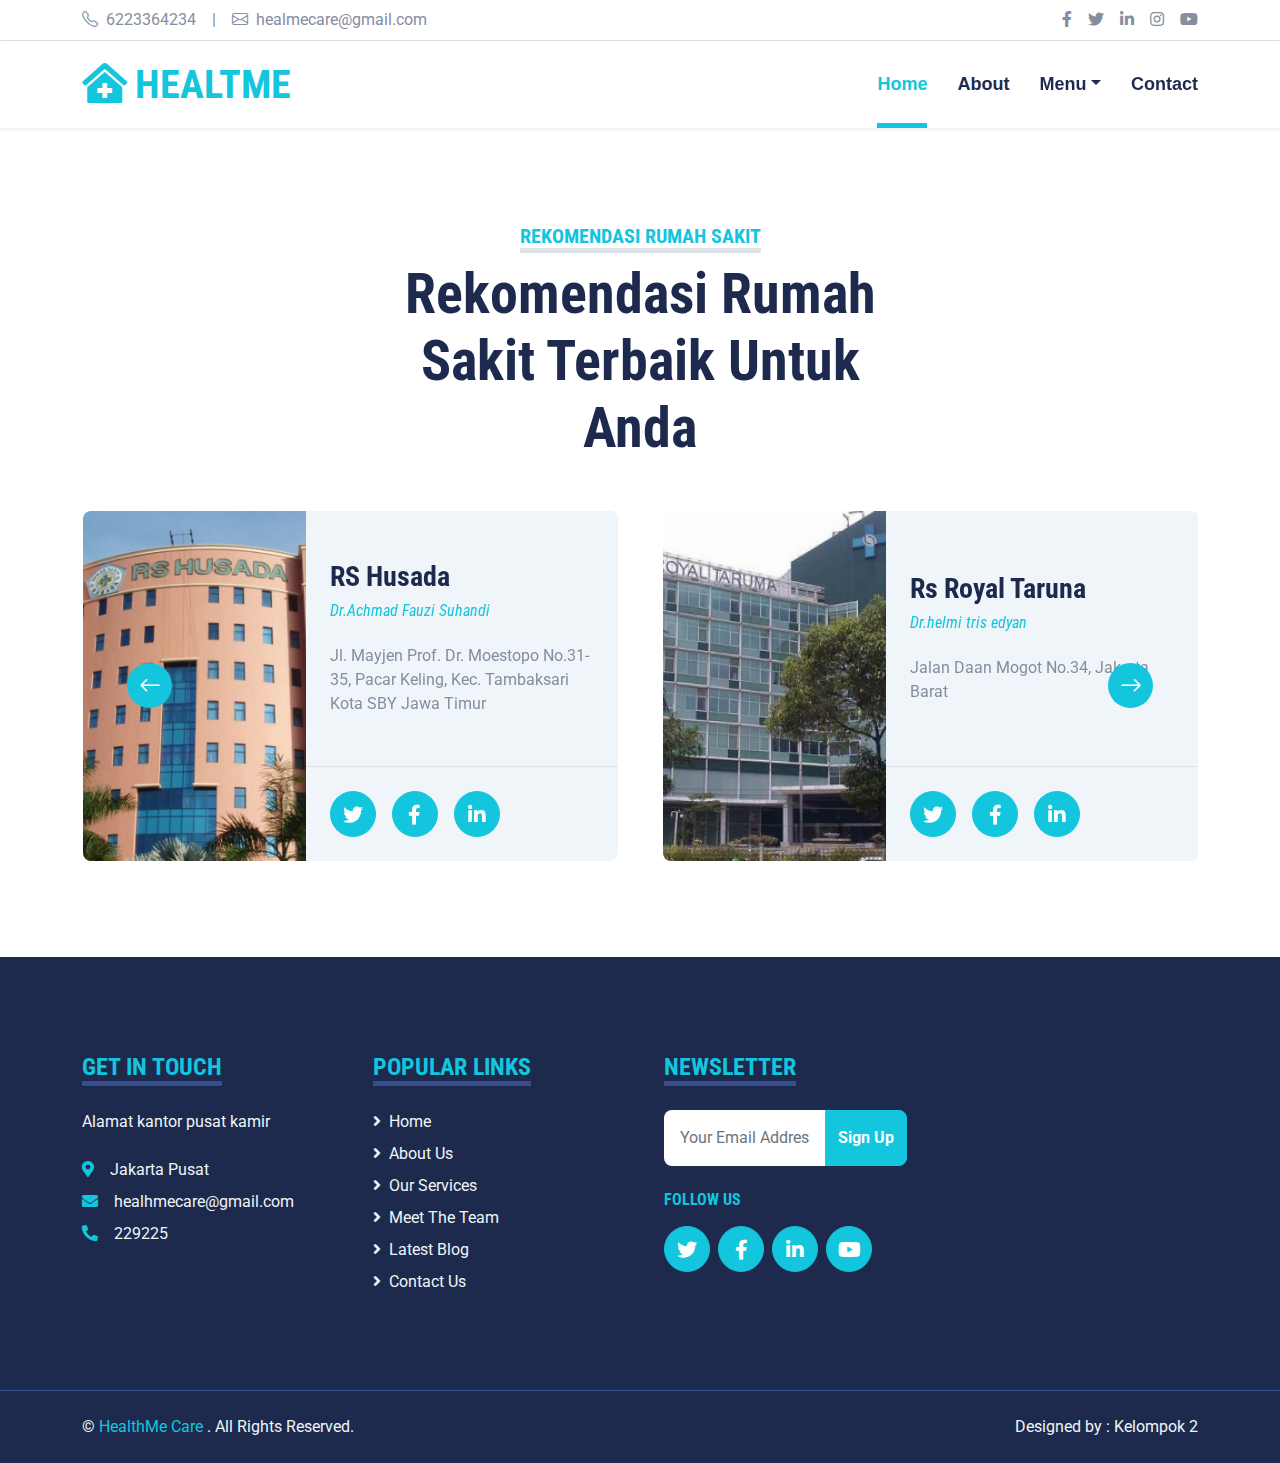
<file: rekomrumahsakit.html>
<!DOCTYPE html>
<html lang="en">

<head>
    <meta charset="utf-8">
    <title>HealthMe - Best Choice website hospital</title>
    <meta content="width=device-width, initial-scale=1.0" name="viewport">
    <meta content="Free HTML Templates" name="keywords">
    <meta content="Free HTML Templates" name="description">
    <link rel="icon" href="https://www.kanal-kesehatan.com/wp-content/uploads/2016/09/medical-icon.png">

    <!-- Favicon -->
    <link href="img/favicon.ico" rel="icon">

    <!-- Google Web Fonts -->
    <link rel="preconnect" href="https://fonts.gstatic.com">
    <link href="https://fonts.googleapis.com/css2?family=Roboto+Condensed:wght@400;700&family=Roboto:wght@400;700&display=swap" rel="stylesheet">  

    <!-- Icon Font Stylesheet -->
    <link href="https://cdnjs.cloudflare.com/ajax/libs/font-awesome/5.15.0/css/all.min.css" rel="stylesheet">
    <link href="https://cdn.jsdelivr.net/npm/bootstrap-icons@1.4.1/font/bootstrap-icons.css" rel="stylesheet">

    <!-- Libraries Stylesheet -->
    <link href="lib/owlcarousel/assets/owl.carousel.min.css" rel="stylesheet">
    <link href="lib/tempusdominus/css/tempusdominus-bootstrap-4.min.css" rel="stylesheet" />

    <!-- Customized Bootstrap Stylesheet -->
    <link href="css/bootstrap.min.css" rel="stylesheet">

    <!-- Template Stylesheet -->
    <link href="css/style.css" rel="stylesheet">
</head>

<body>
    <!-- Topbar Start -->
    <div class="container-fluid py-2 border-bottom d-none d-lg-block">
        <div class="container">
            <div class="row">
                <div class="col-md-6 text-center text-lg-start mb-2 mb-lg-0">
                    <div class="d-inline-flex align-items-center">
                        <a class="text-decoration-none text-body pe-3" href=""><i class="bi bi-telephone me-2"></i>6223364234</a>
                        <span class="text-body">|</span>
                        <a class="text-decoration-none text-body px-3" href=""><i class="bi bi-envelope me-2"></i>healmecare@gmail.com</a>
                    </div>
                </div>
                <div class="col-md-6 text-center text-lg-end">
                    <div class="d-inline-flex align-items-center">
                        <a class="text-body px-2" href="https://facebook.com/freewebsitecode/">
                            <i class="fab fa-facebook-f"></i>
                        </a>
                        <a class="text-body px-2" href="https://freewebsitecode.com/">
                            <i class="fab fa-twitter"></i>
                        </a>
                        <a class="text-body px-2" href="https://freewebsitecode.com/">
                            <i class="fab fa-linkedin-in"></i>
                        </a>
                        <a class="text-body px-2" href="https://freewebsitecode.com/">
                            <i class="fab fa-instagram"></i>
                        </a>
                        <a class="text-body ps-2" href="https://youtube.com/freewebsitecode/">
                            <i class="fab fa-youtube"></i>
                        </a>
                    </div>
                </div>
            </div>
        </div>
    </div>
    <!-- Topbar End -->


    <!-- Navbar Start -->
    <div class="container-fluid sticky-top bg-white shadow-sm mb-5">
        <div class="container">
            <nav class="navbar navbar-expand-lg bg-white navbar-light py-3 py-lg-0">
                <a href="index.html" class="navbar-brand">
                    <h1 class="m-0 text-uppercase text-primary"><i class="fa fa-clinic-medical me-2"></i>HealtMe</h1>
                </a>
                <button class="navbar-toggler" type="button" data-bs-toggle="collapse" data-bs-target="#navbarCollapse">
                    <span class="navbar-toggler-icon"></span>
                </button>
                <div class="collapse navbar-collapse" id="navbarCollapse">
                    <div class="navbar-nav ms-auto py-0">
                        <a href="index.html" class="nav-item nav-link active">Home</a>
                        <a href="about.html" class="nav-item nav-link">About</a>
                        <div class="nav-item dropdown">
                            <a href="#" class="nav-link dropdown-toggle" data-bs-toggle="dropdown">Menu</a>
                            <div class="dropdown-menu m-0">
                                <a href="tokobat.html" class="dropdown-item">Toko Kesehatan</a>
                                <a href="detail.html" class="dropdown-item">Chat dengan Dokter</a>
                                <a href="rekomrumahsakit.html" class="dropdown-item">Rekomendasi Rumah sakit</a>
                                <a href="testimonial.html" class="dropdown-item">HomeLab</a>
                            </div>
                        </div>
                        <a href="contact.html" class="nav-item nav-link">Contact</a>
                    </div>
                </div>
            </nav>
        </div>
    </div>
    <!-- Navbar End -->


    <!-- Team Start -->
    <div class="container-fluid py-5">
        <div class="container">
            <div class="text-center mx-auto mb-5" style="max-width: 500px;">
                <h5 class="d-inline-block text-primary text-uppercase border-bottom border-5">Rekomendasi Rumah sakit</h5>
                <h1 class="display-4">Rekomendasi Rumah Sakit Terbaik Untuk Anda</h1>
            </div>
            <div class="owl-carousel team-carousel position-relative">
                <div class="team-item">
                    <div class="row g-0 bg-light rounded overflow-hidden">
                        <div class="col-12 col-sm-5 h-100">
                            <img class="img-fluid h-100" src="img/rs1.jpg" style="object-fit: cover;">
                        </div>
                        <div class="col-12 col-sm-7 h-100 d-flex flex-column">
                            <div class="mt-auto p-4">
                                <h3>RS Husada</h3>
                                <h6 class="fw-normal fst-italic text-primary mb-4">Dr.Achmad Fauzi Suhandi</h6>
                                <p class="m-0">Jl. Mayjen Prof. Dr. Moestopo No.31-35, Pacar Keling, Kec. Tambaksari Kota SBY Jawa Timur</p>
                            </div>
                            <div class="d-flex mt-auto border-top p-4">
                                <a class="btn btn-lg btn-primary btn-lg-square rounded-circle me-3" href="#"><i class="fab fa-twitter"></i></a>
                                <a class="btn btn-lg btn-primary btn-lg-square rounded-circle me-3" href="#"><i class="fab fa-facebook-f"></i></a>
                                <a class="btn btn-lg btn-primary btn-lg-square rounded-circle" href="#"><i class="fab fa-linkedin-in"></i></a>
                            </div>
                        </div>
                    </div>
                </div>
                <div class="team-item">
                    <div class="row g-0 bg-light rounded overflow-hidden">
                        <div class="col-12 col-sm-5 h-100">
                            <img class="img-fluid h-100" src="img/rs2.jpg" style="object-fit: cover;">
                        </div>
                        <div class="col-12 col-sm-7 h-100 d-flex flex-column">
                            <div class="mt-auto p-4">
                                <h3>Rs Royal Taruna</h3>
                                <h6 class="fw-normal fst-italic text-primary mb-4">Dr.helmi tris edyan</h6>
                                <p class="m-0">Jalan Daan Mogot No.34, Jakarta Barat</p>
                            </div>
                            <div class="d-flex mt-auto border-top p-4">
                                <a class="btn btn-lg btn-primary btn-lg-square rounded-circle me-3" href="#"><i class="fab fa-twitter"></i></a>
                                <a class="btn btn-lg btn-primary btn-lg-square rounded-circle me-3" href="#"><i class="fab fa-facebook-f"></i></a>
                                <a class="btn btn-lg btn-primary btn-lg-square rounded-circle" href="#"><i class="fab fa-linkedin-in"></i></a>
                            </div>
                        </div>
                    </div>
                </div>
                <div class="team-item">
                    <div class="row g-0 bg-light rounded overflow-hidden">
                        <div class="col-12 col-sm-5 h-100">
                            <img class="img-fluid h-100" src="img/rs3.jpg" style="object-fit: cover;">
                        </div>
                        <div class="col-12 col-sm-7 h-100 d-flex flex-column">
                            <div class="mt-auto p-4">
                                <h3>Rs Mitra keluarga</h3>
                                <h6 class="fw-normal fst-italic text-primary mb-4">Dr. Aliya rohayah</h6>
                                <p class="m-0">Jl. Kenjeran No. 506 Surabaya</p>
                            </div>
                            <div class="d-flex mt-auto border-top p-4">
                                <a class="btn btn-lg btn-primary btn-lg-square rounded-circle me-3" href="#"><i class="fab fa-twitter"></i></a>
                                <a class="btn btn-lg btn-primary btn-lg-square rounded-circle me-3" href="#"><i class="fab fa-facebook-f"></i></a>
                                <a class="btn btn-lg btn-primary btn-lg-square rounded-circle" href="#"><i class="fab fa-linkedin-in"></i></a>
                            </div>
                        </div>
                    </div>
                </div>
                <div class="team-item">
                    <div class="row g-0 bg-light rounded overflow-hidden">
                        <div class="col-12 col-sm-5 h-100">
                            <img class="img-fluid h-100" src="img/rs4.jpg" style="object-fit: cover;">
                        </div>
                        <div class="col-12 col-sm-7 h-100 d-flex flex-column">
                            <div class="mt-auto p-4">
                                <h3>Rs Fatmawati</h3>
                                <h6 class="fw-normal fst-italic text-primary mb-4">Dr. Putri Mulyani</h6>
                                <p class="m-0">Jl. RS Fatmawati Cilandak,Jaksel</p>
                            </div>
                            <div class="d-flex mt-auto border-top p-4">
                                <a class="btn btn-lg btn-primary btn-lg-square rounded-circle me-3" href="#"><i class="fab fa-twitter"></i></a>
                                <a class="btn btn-lg btn-primary btn-lg-square rounded-circle me-3" href="#"><i class="fab fa-facebook-f"></i></a>
                                <a class="btn btn-lg btn-primary btn-lg-square rounded-circle" href="#"><i class="fab fa-linkedin-in"></i></a>
                            </div>
                        </div>
                    </div>
                </div>
                <div class="team-item">
                    <div class="row g-0 bg-light rounded overflow-hidden">
                        <div class="col-12 col-sm-5 h-100">
                            <img class="img-fluid h-100" src="img/rs5.jpg" style="object-fit: cover;">
                        </div>
                        <div class="col-12 col-sm-7 h-100 d-flex flex-column">
                            <div class="mt-auto p-4">
                                <h3>Rs Muhammdiyah Bandung</h3>
                                <h6 class="fw-normal fst-italic text-primary mb-4">Dr. Azriel Pazarudin</h6>
                                <p class="m-0">Jl. K.H. Ahmad Dahlan No.53 40286 Malabar Jawa Barat · ~10,2 km</p>
                            </div>
                            <div class="d-flex mt-auto border-top p-4">
                                <a class="btn btn-lg btn-primary btn-lg-square rounded-circle me-3" href="#"><i class="fab fa-twitter"></i></a>
                                <a class="btn btn-lg btn-primary btn-lg-square rounded-circle me-3" href="#"><i class="fab fa-facebook-f"></i></a>
                                <a class="btn btn-lg btn-primary btn-lg-square rounded-circle" href="#"><i class="fab fa-linkedin-in"></i></a>
                            </div>
                        </div>
                    </div>
                </div>
            </div>
        </div>
    </div>
    <!-- Team End -->


     <!-- Footer Start -->
     <div class="container-fluid bg-dark text-light mt-5 py-5">
        <div class="container py-5">
            <div class="row g-5">
                <div class="col-lg-3 col-md-6">
                    <h4 class="d-inline-block text-primary text-uppercase border-bottom border-5 border-secondary mb-4">Get In Touch</h4>
                    <p class="mb-4">Alamat kantor pusat kamir</p>
                    <p class="mb-2"><i class="fa fa-map-marker-alt text-primary me-3"></i>Jakarta Pusat</p>
                    <p class="mb-2"><i class="fa fa-envelope text-primary me-3"></i>healhmecare@gmail.com</p>
                    <p class="mb-0"><i class="fa fa-phone-alt text-primary me-3"></i>229225</p>
                </div>
          
                <div class="col-lg-3 col-md-6">
                    <h4 class="d-inline-block text-primary text-uppercase border-bottom border-5 border-secondary mb-4">Popular Links</h4>
                    <div class="d-flex flex-column justify-content-start">
                        <a class="text-light mb-2" href="#"><i class="fa fa-angle-right me-2"></i>Home</a>
                        <a class="text-light mb-2" href="#"><i class="fa fa-angle-right me-2"></i>About Us</a>
                        <a class="text-light mb-2" href="#"><i class="fa fa-angle-right me-2"></i>Our Services</a>
                        <a class="text-light mb-2" href="#"><i class="fa fa-angle-right me-2"></i>Meet The Team</a>
                        <a class="text-light mb-2" href="#"><i class="fa fa-angle-right me-2"></i>Latest Blog</a>
                        <a class="text-light" href="#"><i class="fa fa-angle-right me-2"></i>Contact Us</a>
                    </div>
                </div>
                <div class="col-lg-3 col-md-6">
                    <h4 class="d-inline-block text-primary text-uppercase border-bottom border-5 border-secondary mb-4">Newsletter</h4>
                    <form action="">
                        <div class="input-group">
                            <input type="text" class="form-control p-3 border-0" placeholder="Your Email Address">
                            <button class="btn btn-primary">Sign Up</button>
                        </div>
                    </form>
                    <h6 class="text-primary text-uppercase mt-4 mb-3">Follow Us</h6>
                    <div class="d-flex">
                        <a class="btn btn-lg btn-primary btn-lg-square rounded-circle me-2" href="https://freewebsitecode.com/"><i class="fab fa-twitter"></i></a>
                        <a class="btn btn-lg btn-primary btn-lg-square rounded-circle me-2" href="https://facebook.com/freewebsitecode/"><i class="fab fa-facebook-f"></i></a>
                        <a class="btn btn-lg btn-primary btn-lg-square rounded-circle me-2" href="https://freewebsitecode.com/"><i class="fab fa-linkedin-in"></i></a>
                        <a class="btn btn-lg btn-primary btn-lg-square rounded-circle" href="https://youtube.com/freewebsitecode/"><i class="fab fa-youtube"></i></a>
                    </div>
                </div>
            </div>
        </div>
    </div>
    <div class="container-fluid bg-dark text-light border-top border-secondary py-4">
        <div class="container">
            <div class="row g-5">
                <div class="col-md-6 text-center text-md-start">
                    <p class="mb-md-0">&copy; <a class="text-primary" href="#">HealthMe Care </a>. All Rights Reserved.</p>
                </div>
                <div class="col-md-6 text-center text-md-end">
                    <p class="mb-0">Designed by : Kelompok 2 <a class="text-primary" href="https://freewebsitecode.com"></a></p>
                </div>
            </div>
        </div>
    </div>
    <!-- Footer End -->


    <!-- Back to Top -->
    <a href="#" class="btn btn-lg btn-primary btn-lg-square back-to-top"><i class="bi bi-arrow-up"></i></a>


    <!-- JavaScript Libraries -->
    <script src="https://code.jquery.com/jquery-3.4.1.min.js"></script>
    <script src="https://cdn.jsdelivr.net/npm/bootstrap@5.0.0/dist/js/bootstrap.bundle.min.js"></script>
    <script src="lib/easing/easing.min.js"></script>
    <script src="lib/waypoints/waypoints.min.js"></script>
    <script src="lib/owlcarousel/owl.carousel.min.js"></script>
    <script src="lib/tempusdominus/js/moment.min.js"></script>
    <script src="lib/tempusdominus/js/moment-timezone.min.js"></script>
    <script src="lib/tempusdominus/js/tempusdominus-bootstrap-4.min.js"></script>

    <!-- Template Javascript -->
    <script src="js/main.js"></script>
</body>

</html>
</file>
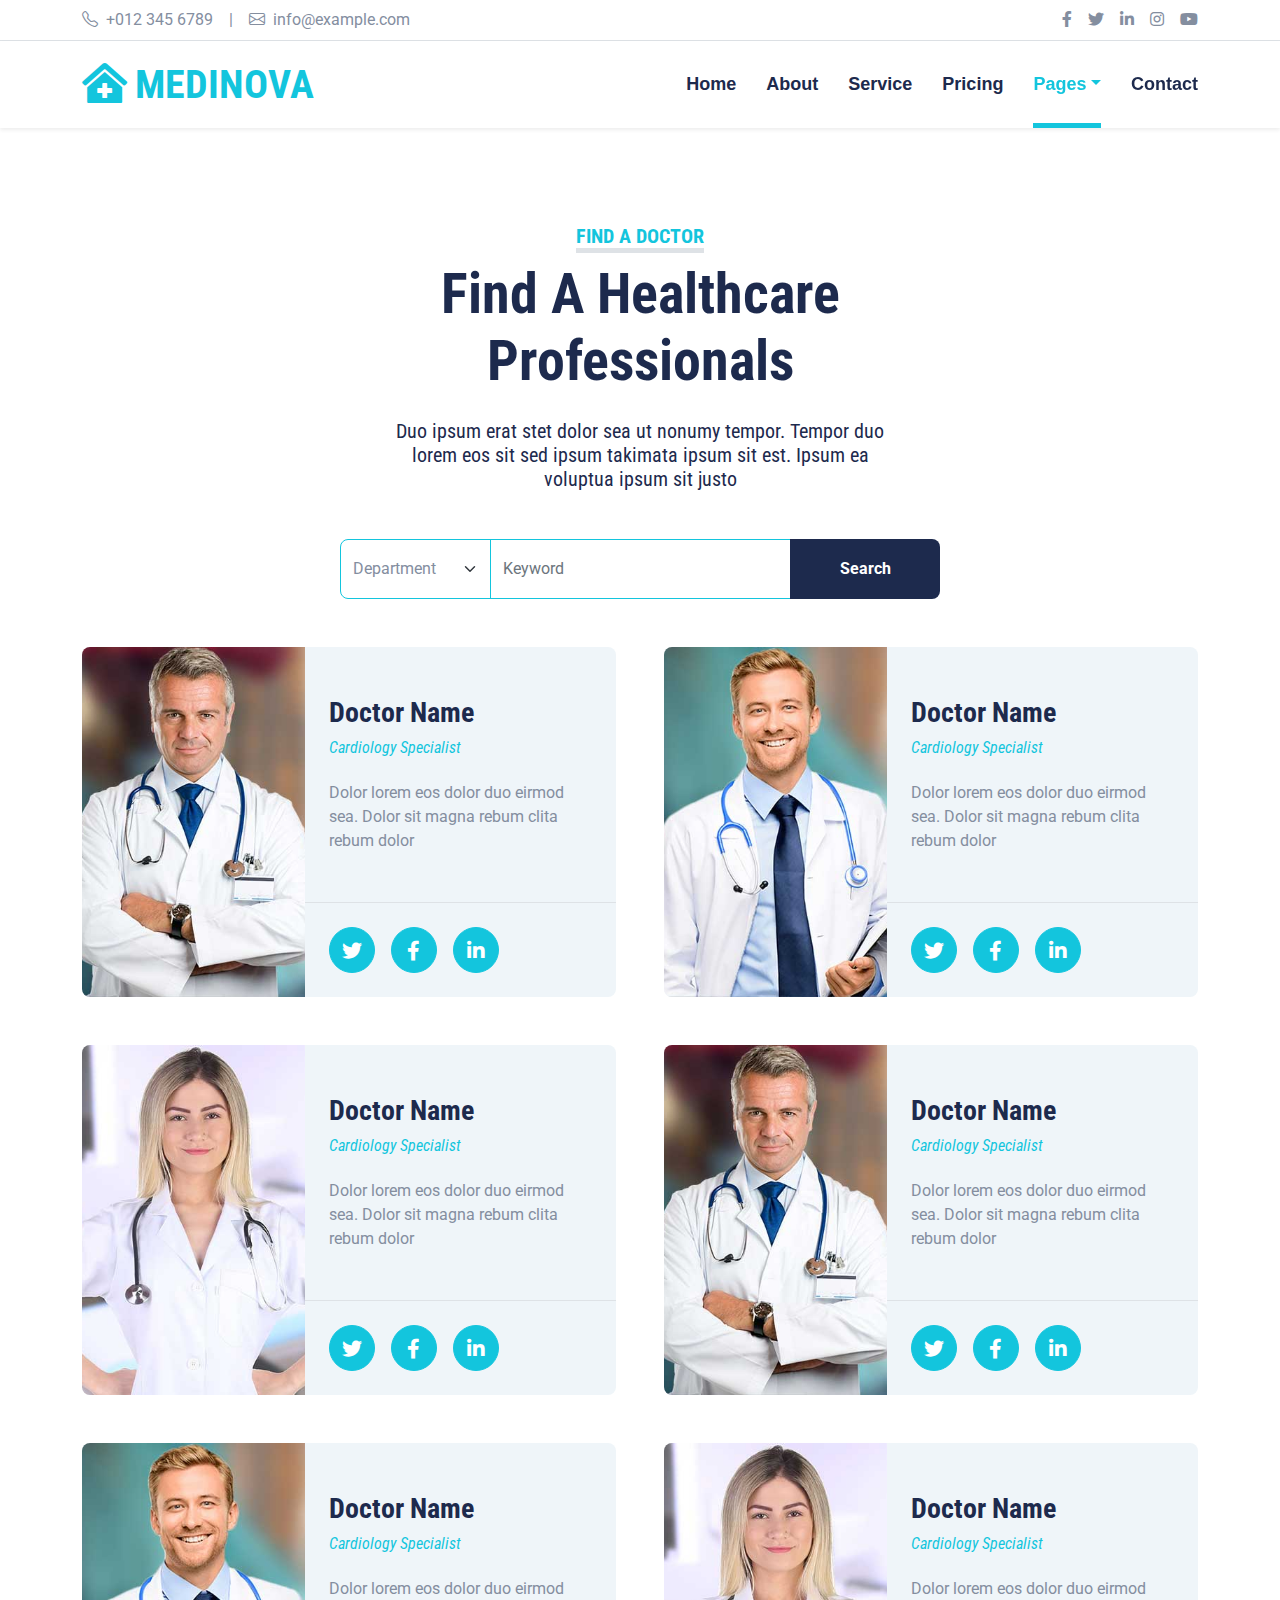
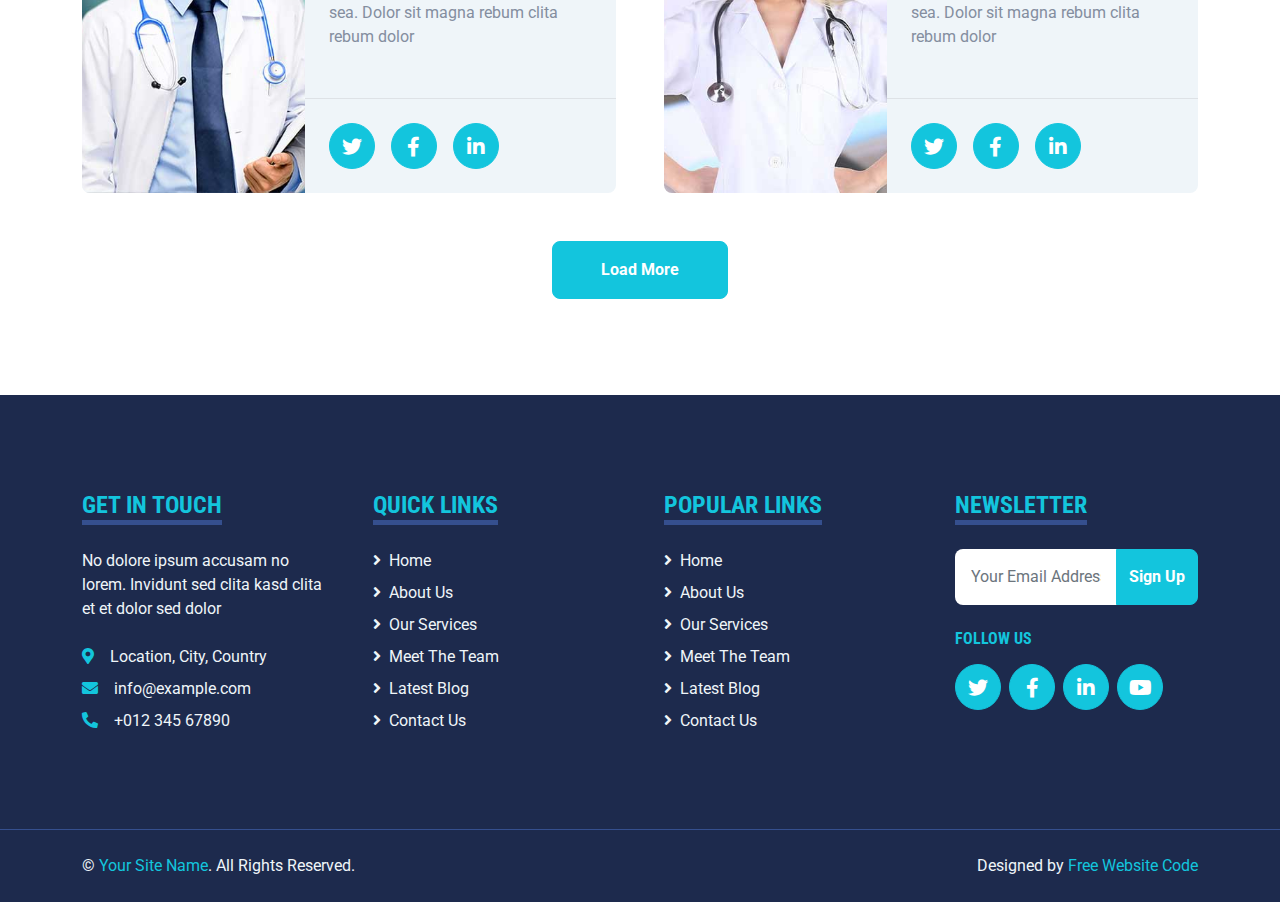
<file: search.html>
<!DOCTYPE html>
<html lang="en">

<head>
    <meta charset="utf-8">
    <title>MEDINOVA - Hospital Website Template</title>
    <meta content="width=device-width, initial-scale=1.0" name="viewport">
    <meta content="Free HTML Templates" name="keywords">
    <meta content="Free HTML Templates" name="description">

    <!-- Favicon -->
    <link href="img/favicon.ico" rel="icon">

    <!-- Google Web Fonts -->
    <link rel="preconnect" href="https://fonts.gstatic.com">
    <link href="https://fonts.googleapis.com/css2?family=Roboto+Condensed:wght@400;700&family=Roboto:wght@400;700&display=swap" rel="stylesheet">  

    <!-- Icon Font Stylesheet -->
    <link href="https://cdnjs.cloudflare.com/ajax/libs/font-awesome/5.15.0/css/all.min.css" rel="stylesheet">
    <link href="https://cdn.jsdelivr.net/npm/bootstrap-icons@1.4.1/font/bootstrap-icons.css" rel="stylesheet">

    <!-- Libraries Stylesheet -->
    <link href="lib/owlcarousel/assets/owl.carousel.min.css" rel="stylesheet">
    <link href="lib/tempusdominus/css/tempusdominus-bootstrap-4.min.css" rel="stylesheet" />

    <!-- Customized Bootstrap Stylesheet -->
    <link href="css/bootstrap.min.css" rel="stylesheet">

    <!-- Template Stylesheet -->
    <link href="css/style.css" rel="stylesheet">
</head>

<body>
    <!-- Topbar Start -->
    <div class="container-fluid py-2 border-bottom d-none d-lg-block">
        <div class="container">
            <div class="row">
                <div class="col-md-6 text-center text-lg-start mb-2 mb-lg-0">
                    <div class="d-inline-flex align-items-center">
                        <a class="text-decoration-none text-body pe-3" href=""><i class="bi bi-telephone me-2"></i>+012 345 6789</a>
                        <span class="text-body">|</span>
                        <a class="text-decoration-none text-body px-3" href=""><i class="bi bi-envelope me-2"></i>info@example.com</a>
                    </div>
                </div>
                <div class="col-md-6 text-center text-lg-end">
                    <div class="d-inline-flex align-items-center">
                        <a class="text-body px-2" href="https://facebook.com/freewebsitecode/">
                            <i class="fab fa-facebook-f"></i>
                        </a>
                        <a class="text-body px-2" href="https://freewebsitecode.com/">
                            <i class="fab fa-twitter"></i>
                        </a>
                        <a class="text-body px-2" href="https://freewebsitecode.com/">
                            <i class="fab fa-linkedin-in"></i>
                        </a>
                        <a class="text-body px-2" href="https://freewebsitecode.com/">
                            <i class="fab fa-instagram"></i>
                        </a>
                        <a class="text-body ps-2" href="https://youtube.com/freewebsitecode/">
                            <i class="fab fa-youtube"></i>
                        </a>
                    </div>
                </div>
            </div>
        </div>
    </div>
    <!-- Topbar End -->


    <!-- Navbar Start -->
    <div class="container-fluid sticky-top bg-white shadow-sm mb-5">
        <div class="container">
            <nav class="navbar navbar-expand-lg bg-white navbar-light py-3 py-lg-0">
                <a href="index.html" class="navbar-brand">
                    <h1 class="m-0 text-uppercase text-primary"><i class="fa fa-clinic-medical me-2"></i>Medinova</h1>
                </a>
                <button class="navbar-toggler" type="button" data-bs-toggle="collapse" data-bs-target="#navbarCollapse">
                    <span class="navbar-toggler-icon"></span>
                </button>
                <div class="collapse navbar-collapse" id="navbarCollapse">
                    <div class="navbar-nav ms-auto py-0">
                        <a href="index.html" class="nav-item nav-link">Home</a>
                        <a href="about.html" class="nav-item nav-link">About</a>
                        <a href="service.html" class="nav-item nav-link">Service</a>
                        <a href="price.html" class="nav-item nav-link">Pricing</a>
                        <div class="nav-item dropdown">
                            <a href="#" class="nav-link dropdown-toggle active" data-bs-toggle="dropdown">Pages</a>
                            <div class="dropdown-menu m-0">
                                <a href="blog.html" class="dropdown-item">Blog Grid</a>
                                <a href="detail.html" class="dropdown-item">Blog Detail</a>
                                <a href="team.html" class="dropdown-item">The Team</a>
                                <a href="testimonial.html" class="dropdown-item">Testimonial</a>
                                <a href="appointment.html" class="dropdown-item">Appointment</a>
                                <a href="search.html" class="dropdown-item active">Search</a>
                            </div>
                        </div>
                        <a href="contact.html" class="nav-item nav-link">Contact</a>
                    </div>
                </div>
            </nav>
        </div>
    </div>
    <!-- Navbar End -->


    <!-- Search Start -->
    <div class="container-fluid pt-5">
        <div class="container">
            <div class="text-center mx-auto mb-5" style="max-width: 500px;">
                <h5 class="d-inline-block text-primary text-uppercase border-bottom border-5">Find A Doctor</h5>
                <h1 class="display-4 mb-4">Find A Healthcare Professionals</h1>
                <h5 class="fw-normal">Duo ipsum erat stet dolor sea ut nonumy tempor. Tempor duo lorem eos sit sed ipsum takimata ipsum sit est. Ipsum ea voluptua ipsum sit justo</h5>
            </div>
            <div class="mx-auto" style="width: 100%; max-width: 600px;">
                <div class="input-group">
                    <select class="form-select border-primary w-25" style="height: 60px;">
                        <option selected>Department</option>
                        <option value="1">Department 1</option>
                        <option value="2">Department 2</option>
                        <option value="3">Department 3</option>
                    </select>
                    <input type="text" class="form-control border-primary w-50" placeholder="Keyword">
                    <button class="btn btn-dark border-0 w-25">Search</button>
                </div>
            </div>
        </div>
    </div>
    <!-- Search End -->


    <!-- Search Result Start -->
    <div class="container-fluid py-5">
        <div class="container">
            <div class="row g-5">
                <div class="col-lg-6 team-item">
                    <div class="row g-0 bg-light rounded overflow-hidden">
                        <div class="col-12 col-sm-5 h-100">
                            <img class="img-fluid h-100" src="img/team-1.jpg" style="object-fit: cover;">
                        </div>
                        <div class="col-12 col-sm-7 h-100 d-flex flex-column">
                            <div class="mt-auto p-4">
                                <h3>Doctor Name</h3>
                                <h6 class="fw-normal fst-italic text-primary mb-4">Cardiology Specialist</h6>
                                <p class="m-0">Dolor lorem eos dolor duo eirmod sea. Dolor sit magna rebum clita rebum dolor</p>
                            </div>
                            <div class="d-flex mt-auto border-top p-4">
                                <a class="btn btn-lg btn-primary btn-lg-square rounded-circle me-3" href="#"><i class="fab fa-twitter"></i></a>
                                <a class="btn btn-lg btn-primary btn-lg-square rounded-circle me-3" href="#"><i class="fab fa-facebook-f"></i></a>
                                <a class="btn btn-lg btn-primary btn-lg-square rounded-circle" href="#"><i class="fab fa-linkedin-in"></i></a>
                            </div>
                        </div>
                    </div>
                </div>
                <div class="col-lg-6 team-item">
                    <div class="row g-0 bg-light rounded overflow-hidden">
                        <div class="col-12 col-sm-5 h-100">
                            <img class="img-fluid h-100" src="img/team-2.jpg" style="object-fit: cover;">
                        </div>
                        <div class="col-12 col-sm-7 h-100 d-flex flex-column">
                            <div class="mt-auto p-4">
                                <h3>Doctor Name</h3>
                                <h6 class="fw-normal fst-italic text-primary mb-4">Cardiology Specialist</h6>
                                <p class="m-0">Dolor lorem eos dolor duo eirmod sea. Dolor sit magna rebum clita rebum dolor</p>
                            </div>
                            <div class="d-flex mt-auto border-top p-4">
                                <a class="btn btn-lg btn-primary btn-lg-square rounded-circle me-3" href="#"><i class="fab fa-twitter"></i></a>
                                <a class="btn btn-lg btn-primary btn-lg-square rounded-circle me-3" href="#"><i class="fab fa-facebook-f"></i></a>
                                <a class="btn btn-lg btn-primary btn-lg-square rounded-circle" href="#"><i class="fab fa-linkedin-in"></i></a>
                            </div>
                        </div>
                    </div>
                </div>
                <div class="col-lg-6 team-item">
                    <div class="row g-0 bg-light rounded overflow-hidden">
                        <div class="col-12 col-sm-5 h-100">
                            <img class="img-fluid h-100" src="img/team-3.jpg" style="object-fit: cover;">
                        </div>
                        <div class="col-12 col-sm-7 h-100 d-flex flex-column">
                            <div class="mt-auto p-4">
                                <h3>Doctor Name</h3>
                                <h6 class="fw-normal fst-italic text-primary mb-4">Cardiology Specialist</h6>
                                <p class="m-0">Dolor lorem eos dolor duo eirmod sea. Dolor sit magna rebum clita rebum dolor</p>
                            </div>
                            <div class="d-flex mt-auto border-top p-4">
                                <a class="btn btn-lg btn-primary btn-lg-square rounded-circle me-3" href="#"><i class="fab fa-twitter"></i></a>
                                <a class="btn btn-lg btn-primary btn-lg-square rounded-circle me-3" href="#"><i class="fab fa-facebook-f"></i></a>
                                <a class="btn btn-lg btn-primary btn-lg-square rounded-circle" href="#"><i class="fab fa-linkedin-in"></i></a>
                            </div>
                        </div>
                    </div>
                </div>
                <div class="col-lg-6 team-item">
                    <div class="row g-0 bg-light rounded overflow-hidden">
                        <div class="col-12 col-sm-5 h-100">
                            <img class="img-fluid h-100" src="img/team-1.jpg" style="object-fit: cover;">
                        </div>
                        <div class="col-12 col-sm-7 h-100 d-flex flex-column">
                            <div class="mt-auto p-4">
                                <h3>Doctor Name</h3>
                                <h6 class="fw-normal fst-italic text-primary mb-4">Cardiology Specialist</h6>
                                <p class="m-0">Dolor lorem eos dolor duo eirmod sea. Dolor sit magna rebum clita rebum dolor</p>
                            </div>
                            <div class="d-flex mt-auto border-top p-4">
                                <a class="btn btn-lg btn-primary btn-lg-square rounded-circle me-3" href="#"><i class="fab fa-twitter"></i></a>
                                <a class="btn btn-lg btn-primary btn-lg-square rounded-circle me-3" href="#"><i class="fab fa-facebook-f"></i></a>
                                <a class="btn btn-lg btn-primary btn-lg-square rounded-circle" href="#"><i class="fab fa-linkedin-in"></i></a>
                            </div>
                        </div>
                    </div>
                </div>
                <div class="col-lg-6 team-item">
                    <div class="row g-0 bg-light rounded overflow-hidden">
                        <div class="col-12 col-sm-5 h-100">
                            <img class="img-fluid h-100" src="img/team-2.jpg" style="object-fit: cover;">
                        </div>
                        <div class="col-12 col-sm-7 h-100 d-flex flex-column">
                            <div class="mt-auto p-4">
                                <h3>Doctor Name</h3>
                                <h6 class="fw-normal fst-italic text-primary mb-4">Cardiology Specialist</h6>
                                <p class="m-0">Dolor lorem eos dolor duo eirmod sea. Dolor sit magna rebum clita rebum dolor</p>
                            </div>
                            <div class="d-flex mt-auto border-top p-4">
                                <a class="btn btn-lg btn-primary btn-lg-square rounded-circle me-3" href="#"><i class="fab fa-twitter"></i></a>
                                <a class="btn btn-lg btn-primary btn-lg-square rounded-circle me-3" href="#"><i class="fab fa-facebook-f"></i></a>
                                <a class="btn btn-lg btn-primary btn-lg-square rounded-circle" href="#"><i class="fab fa-linkedin-in"></i></a>
                            </div>
                        </div>
                    </div>
                </div>
                <div class="col-lg-6 team-item">
                    <div class="row g-0 bg-light rounded overflow-hidden">
                        <div class="col-12 col-sm-5 h-100">
                            <img class="img-fluid h-100" src="img/team-3.jpg" style="object-fit: cover;">
                        </div>
                        <div class="col-12 col-sm-7 h-100 d-flex flex-column">
                            <div class="mt-auto p-4">
                                <h3>Doctor Name</h3>
                                <h6 class="fw-normal fst-italic text-primary mb-4">Cardiology Specialist</h6>
                                <p class="m-0">Dolor lorem eos dolor duo eirmod sea. Dolor sit magna rebum clita rebum dolor</p>
                            </div>
                            <div class="d-flex mt-auto border-top p-4">
                                <a class="btn btn-lg btn-primary btn-lg-square rounded-circle me-3" href="#"><i class="fab fa-twitter"></i></a>
                                <a class="btn btn-lg btn-primary btn-lg-square rounded-circle me-3" href="#"><i class="fab fa-facebook-f"></i></a>
                                <a class="btn btn-lg btn-primary btn-lg-square rounded-circle" href="#"><i class="fab fa-linkedin-in"></i></a>
                            </div>
                        </div>
                    </div>
                </div>
                <div class="col-12 text-center">
                    <button class="btn btn-primary py-3 px-5">Load More</button>
                </div>
            </div>
        </div>
    </div>
    <!-- Search Result End -->


    <!-- Footer Start -->
    <div class="container-fluid bg-dark text-light mt-5 py-5">
        <div class="container py-5">
            <div class="row g-5">
                <div class="col-lg-3 col-md-6">
                    <h4 class="d-inline-block text-primary text-uppercase border-bottom border-5 border-secondary mb-4">Get In Touch</h4>
                    <p class="mb-4">No dolore ipsum accusam no lorem. Invidunt sed clita kasd clita et et dolor sed dolor</p>
                    <p class="mb-2"><i class="fa fa-map-marker-alt text-primary me-3"></i>Location, City, Country</p>
                    <p class="mb-2"><i class="fa fa-envelope text-primary me-3"></i>info@example.com</p>
                    <p class="mb-0"><i class="fa fa-phone-alt text-primary me-3"></i>+012 345 67890</p>
                </div>
                <div class="col-lg-3 col-md-6">
                    <h4 class="d-inline-block text-primary text-uppercase border-bottom border-5 border-secondary mb-4">Quick Links</h4>
                    <div class="d-flex flex-column justify-content-start">
                        <a class="text-light mb-2" href="#"><i class="fa fa-angle-right me-2"></i>Home</a>
                        <a class="text-light mb-2" href="#"><i class="fa fa-angle-right me-2"></i>About Us</a>
                        <a class="text-light mb-2" href="#"><i class="fa fa-angle-right me-2"></i>Our Services</a>
                        <a class="text-light mb-2" href="#"><i class="fa fa-angle-right me-2"></i>Meet The Team</a>
                        <a class="text-light mb-2" href="#"><i class="fa fa-angle-right me-2"></i>Latest Blog</a>
                        <a class="text-light" href="#"><i class="fa fa-angle-right me-2"></i>Contact Us</a>
                    </div>
                </div>
                <div class="col-lg-3 col-md-6">
                    <h4 class="d-inline-block text-primary text-uppercase border-bottom border-5 border-secondary mb-4">Popular Links</h4>
                    <div class="d-flex flex-column justify-content-start">
                        <a class="text-light mb-2" href="#"><i class="fa fa-angle-right me-2"></i>Home</a>
                        <a class="text-light mb-2" href="#"><i class="fa fa-angle-right me-2"></i>About Us</a>
                        <a class="text-light mb-2" href="#"><i class="fa fa-angle-right me-2"></i>Our Services</a>
                        <a class="text-light mb-2" href="#"><i class="fa fa-angle-right me-2"></i>Meet The Team</a>
                        <a class="text-light mb-2" href="#"><i class="fa fa-angle-right me-2"></i>Latest Blog</a>
                        <a class="text-light" href="#"><i class="fa fa-angle-right me-2"></i>Contact Us</a>
                    </div>
                </div>
                <div class="col-lg-3 col-md-6">
                    <h4 class="d-inline-block text-primary text-uppercase border-bottom border-5 border-secondary mb-4">Newsletter</h4>
                    <form action="">
                        <div class="input-group">
                            <input type="text" class="form-control p-3 border-0" placeholder="Your Email Address">
                            <button class="btn btn-primary">Sign Up</button>
                        </div>
                    </form>
                    <h6 class="text-primary text-uppercase mt-4 mb-3">Follow Us</h6>
                    <div class="d-flex">
                        <a class="btn btn-lg btn-primary btn-lg-square rounded-circle me-2" href="https://freewebsitecode.com/"><i class="fab fa-twitter"></i></a>
                        <a class="btn btn-lg btn-primary btn-lg-square rounded-circle me-2" href="https://facebook.com/freewebsitecode/"><i class="fab fa-facebook-f"></i></a>
                        <a class="btn btn-lg btn-primary btn-lg-square rounded-circle me-2" href="https://freewebsitecode.com/"><i class="fab fa-linkedin-in"></i></a>
                        <a class="btn btn-lg btn-primary btn-lg-square rounded-circle" href="https://youtube.com/freewebsitecode/"><i class="fab fa-youtube"></i></a>
                    </div>
                </div>
            </div>
        </div>
    </div>
    <div class="container-fluid bg-dark text-light border-top border-secondary py-4">
        <div class="container">
            <div class="row g-5">
                <div class="col-md-6 text-center text-md-start">
                    <p class="mb-md-0">&copy; <a class="text-primary" href="#">Your Site Name</a>. All Rights Reserved.</p>
                </div>
                <div class="col-md-6 text-center text-md-end">
                    <p class="mb-0">Designed by <a class="text-primary" href="https://freewebsitecode.com">Free Website Code</a></p>
                </div>
            </div>
        </div>
    </div>
    <!-- Footer End -->


    <!-- Back to Top -->
    <a href="#" class="btn btn-lg btn-primary btn-lg-square back-to-top"><i class="bi bi-arrow-up"></i></a>


    <!-- JavaScript Libraries -->
    <script src="https://code.jquery.com/jquery-3.4.1.min.js"></script>
    <script src="https://cdn.jsdelivr.net/npm/bootstrap@5.0.0/dist/js/bootstrap.bundle.min.js"></script>
    <script src="lib/easing/easing.min.js"></script>
    <script src="lib/waypoints/waypoints.min.js"></script>
    <script src="lib/owlcarousel/owl.carousel.min.js"></script>
    <script src="lib/tempusdominus/js/moment.min.js"></script>
    <script src="lib/tempusdominus/js/moment-timezone.min.js"></script>
    <script src="lib/tempusdominus/js/tempusdominus-bootstrap-4.min.js"></script>

    <!-- Template Javascript -->
    <script src="js/main.js"></script>
</body>

</html>
</file>
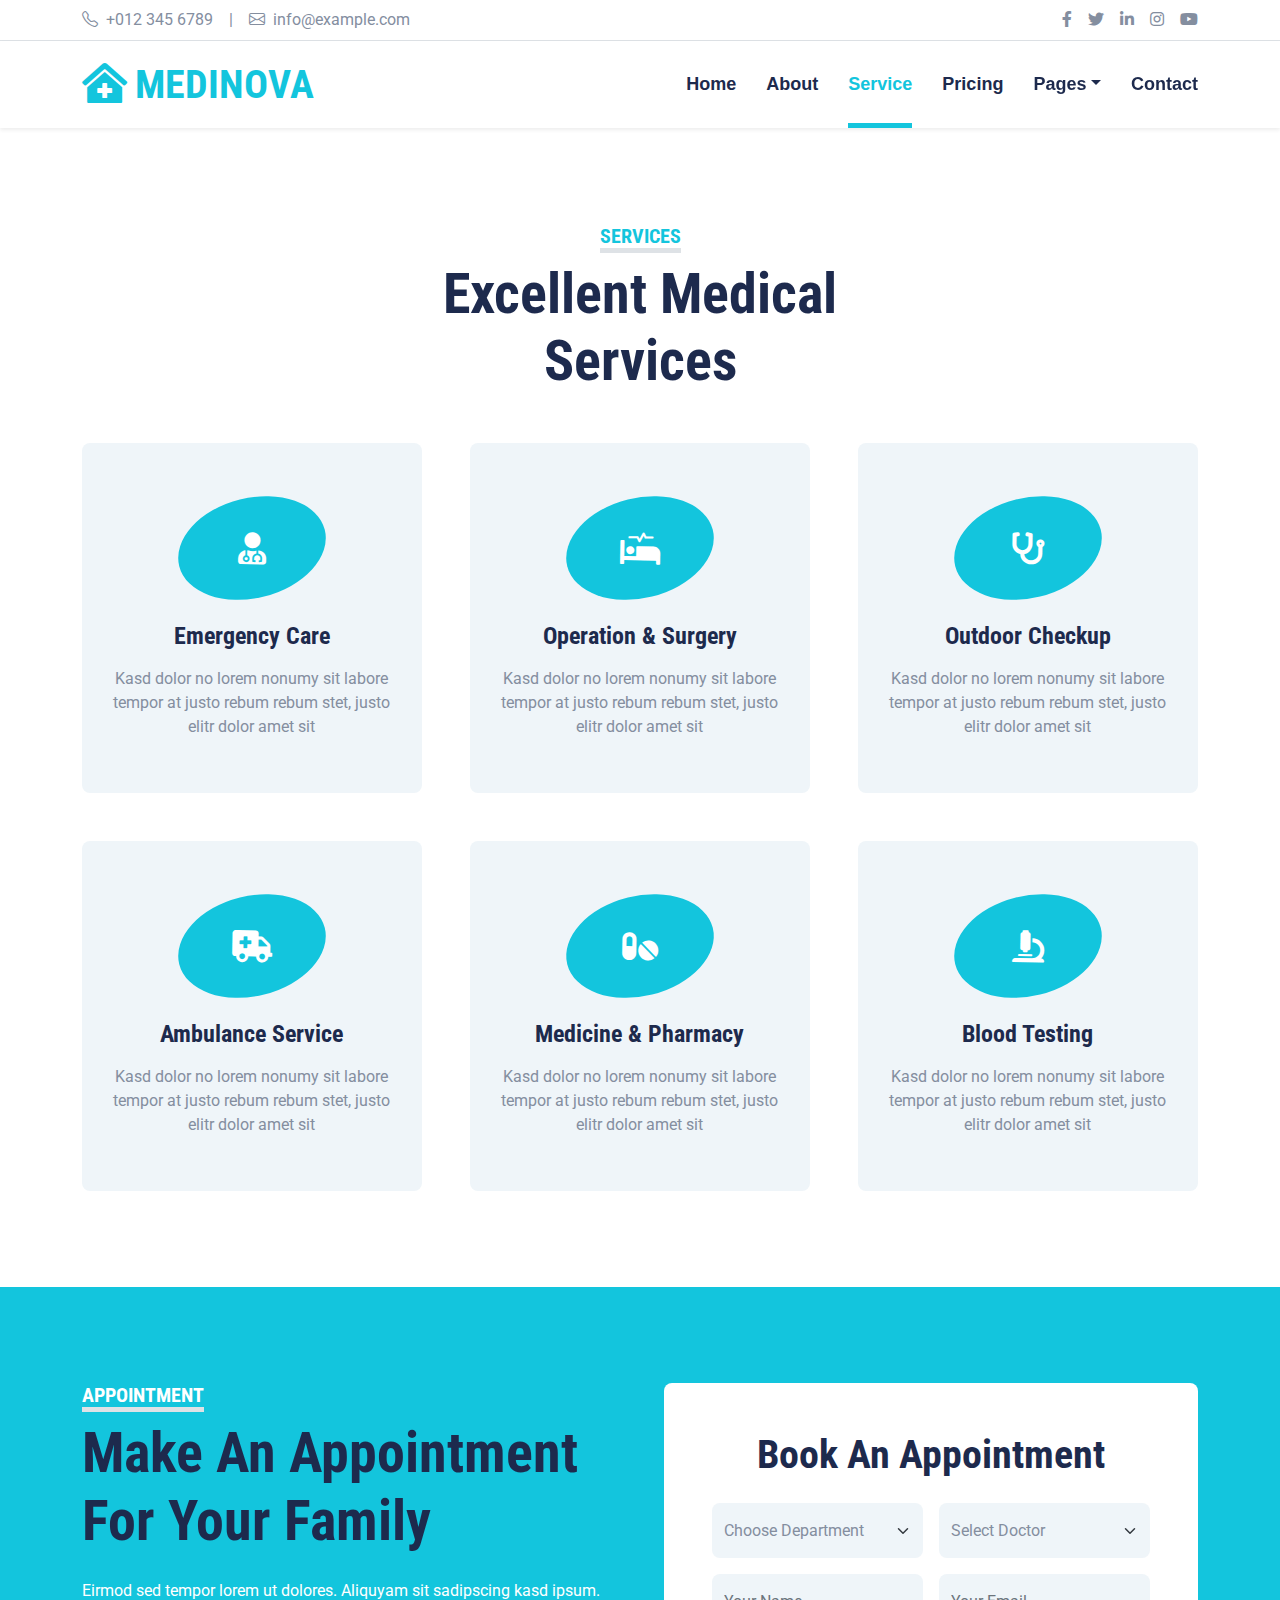
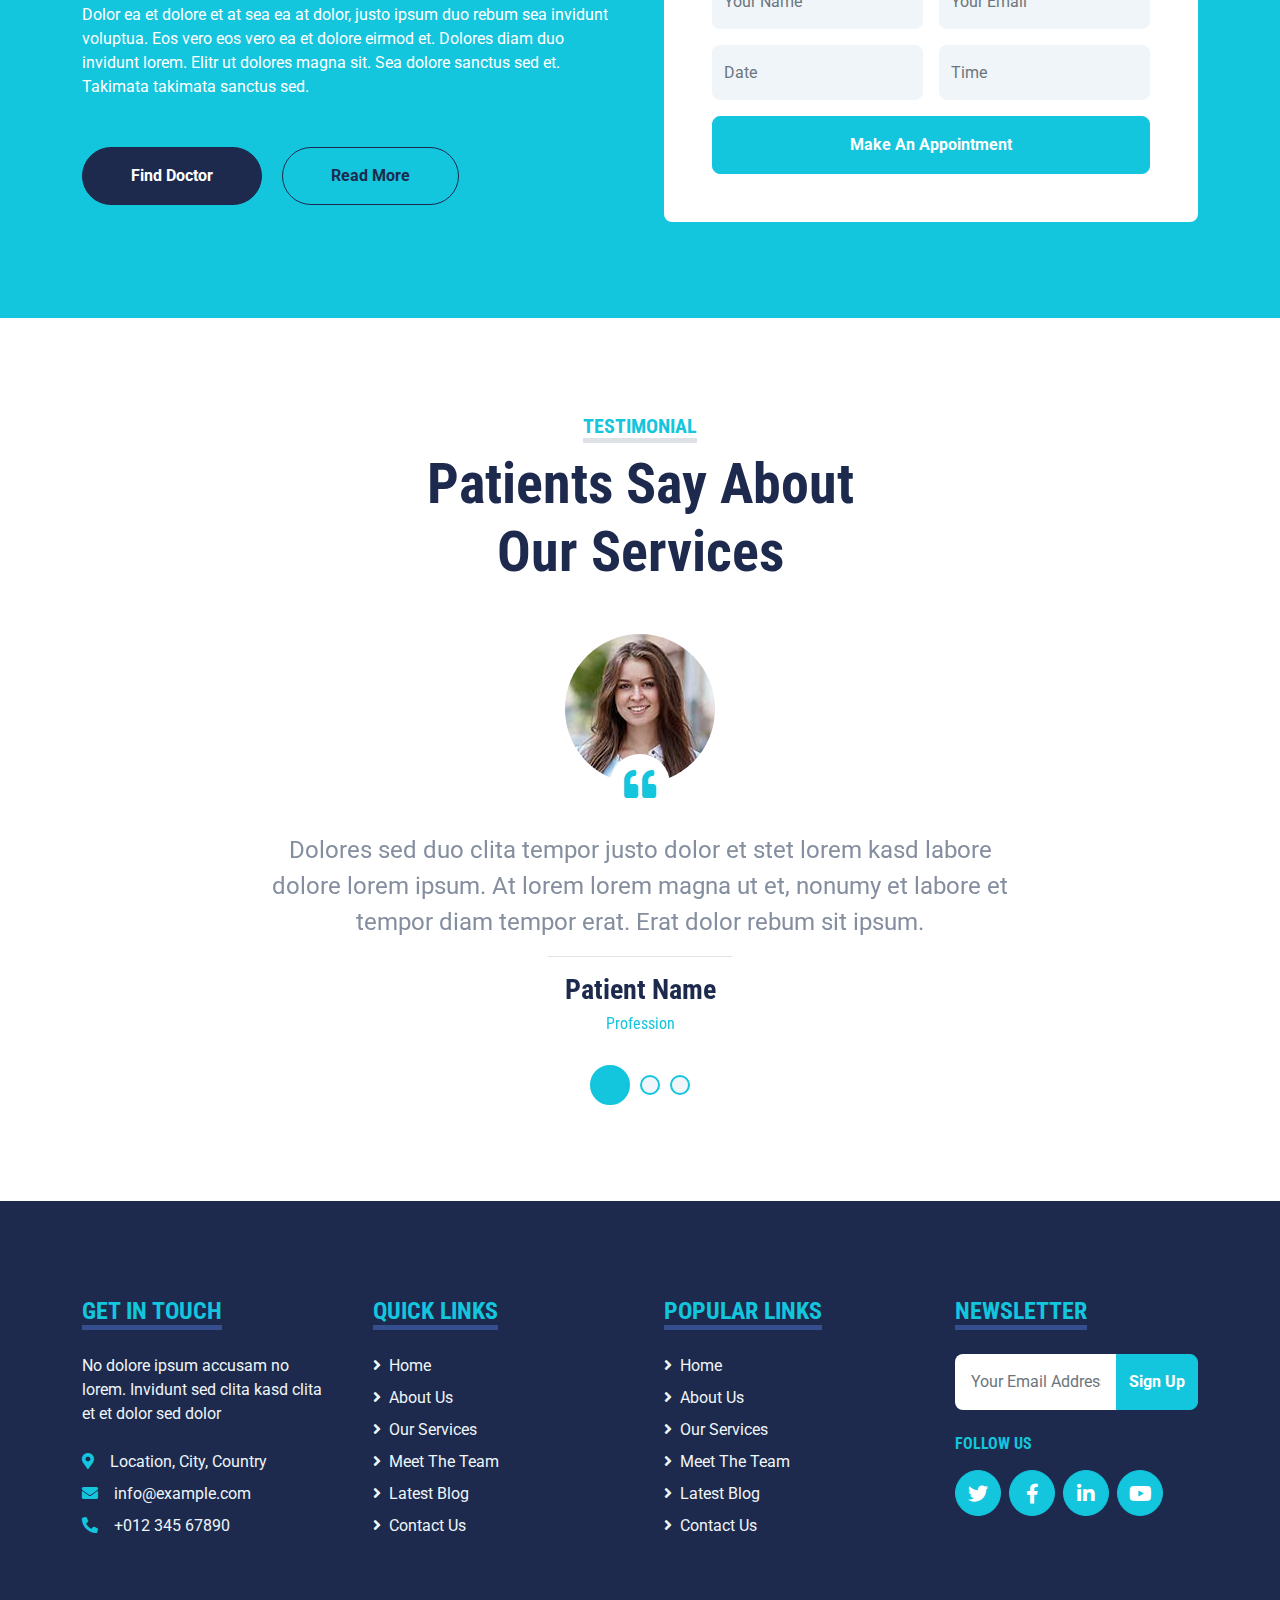
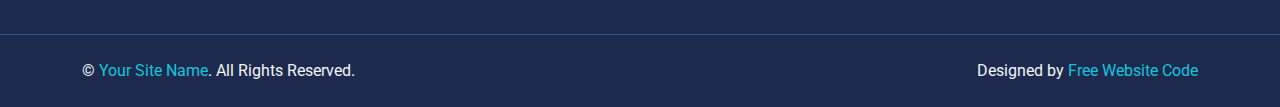
<file: service.html>
<!DOCTYPE html>
<html lang="en">

<head>
    <meta charset="utf-8">
    <title>MEDINOVA - Hospital Website Template</title>
    <meta content="width=device-width, initial-scale=1.0" name="viewport">
    <meta content="Free HTML Templates" name="keywords">
    <meta content="Free HTML Templates" name="description">

    <!-- Favicon -->
    <link href="img/favicon.ico" rel="icon">

    <!-- Google Web Fonts -->
    <link rel="preconnect" href="https://fonts.gstatic.com">
    <link href="https://fonts.googleapis.com/css2?family=Roboto+Condensed:wght@400;700&family=Roboto:wght@400;700&display=swap" rel="stylesheet">  

    <!-- Icon Font Stylesheet -->
    <link href="https://cdnjs.cloudflare.com/ajax/libs/font-awesome/5.15.0/css/all.min.css" rel="stylesheet">
    <link href="https://cdn.jsdelivr.net/npm/bootstrap-icons@1.4.1/font/bootstrap-icons.css" rel="stylesheet">

    <!-- Libraries Stylesheet -->
    <link href="lib/owlcarousel/assets/owl.carousel.min.css" rel="stylesheet">
    <link href="lib/tempusdominus/css/tempusdominus-bootstrap-4.min.css" rel="stylesheet" />

    <!-- Customized Bootstrap Stylesheet -->
    <link href="css/bootstrap.min.css" rel="stylesheet">

    <!-- Template Stylesheet -->
    <link href="css/style.css" rel="stylesheet">
</head>

<body>
    <!-- Topbar Start -->
    <div class="container-fluid py-2 border-bottom d-none d-lg-block">
        <div class="container">
            <div class="row">
                <div class="col-md-6 text-center text-lg-start mb-2 mb-lg-0">
                    <div class="d-inline-flex align-items-center">
                        <a class="text-decoration-none text-body pe-3" href=""><i class="bi bi-telephone me-2"></i>+012 345 6789</a>
                        <span class="text-body">|</span>
                        <a class="text-decoration-none text-body px-3" href=""><i class="bi bi-envelope me-2"></i>info@example.com</a>
                    </div>
                </div>
                <div class="col-md-6 text-center text-lg-end">
                    <div class="d-inline-flex align-items-center">
                        <a class="text-body px-2" href="https://facebook.com/freewebsitecode/">
                            <i class="fab fa-facebook-f"></i>
                        </a>
                        <a class="text-body px-2" href="https://freewebsitecode.com/">
                            <i class="fab fa-twitter"></i>
                        </a>
                        <a class="text-body px-2" href="https://freewebsitecode.com/">
                            <i class="fab fa-linkedin-in"></i>
                        </a>
                        <a class="text-body px-2" href="https://freewebsitecode.com/">
                            <i class="fab fa-instagram"></i>
                        </a>
                        <a class="text-body ps-2" href="https://youtube.com/freewebsitecode/">
                            <i class="fab fa-youtube"></i>
                        </a>
                    </div>
                </div>
            </div>
        </div>
    </div>
    <!-- Topbar End -->


    <!-- Navbar Start -->
    <div class="container-fluid sticky-top bg-white shadow-sm mb-5">
        <div class="container">
            <nav class="navbar navbar-expand-lg bg-white navbar-light py-3 py-lg-0">
                <a href="index.html" class="navbar-brand">
                    <h1 class="m-0 text-uppercase text-primary"><i class="fa fa-clinic-medical me-2"></i>Medinova</h1>
                </a>
                <button class="navbar-toggler" type="button" data-bs-toggle="collapse" data-bs-target="#navbarCollapse">
                    <span class="navbar-toggler-icon"></span>
                </button>
                <div class="collapse navbar-collapse" id="navbarCollapse">
                    <div class="navbar-nav ms-auto py-0">
                        <a href="index.html" class="nav-item nav-link">Home</a>
                        <a href="about.html" class="nav-item nav-link">About</a>
                        <a href="service.html" class="nav-item nav-link active">Service</a>
                        <a href="price.html" class="nav-item nav-link">Pricing</a>
                        <div class="nav-item dropdown">
                            <a href="#" class="nav-link dropdown-toggle" data-bs-toggle="dropdown">Pages</a>
                            <div class="dropdown-menu m-0">
                                <a href="blog.html" class="dropdown-item">Blog Grid</a>
                                <a href="detail.html" class="dropdown-item">Blog Detail</a>
                                <a href="team.html" class="dropdown-item">The Team</a>
                                <a href="testimonial.html" class="dropdown-item">Testimonial</a>
                                <a href="appointment.html" class="dropdown-item">Appointment</a>
                                <a href="search.html" class="dropdown-item">Search</a>
                            </div>
                        </div>
                        <a href="contact.html" class="nav-item nav-link">Contact</a>
                    </div>
                </div>
            </nav>
        </div>
    </div>
    <!-- Navbar End -->
    

    <!-- Services Start -->
    <div class="container-fluid py-5">
        <div class="container">
            <div class="text-center mx-auto mb-5" style="max-width: 500px;">
                <h5 class="d-inline-block text-primary text-uppercase border-bottom border-5">Services</h5>
                <h1 class="display-4">Excellent Medical Services</h1>
            </div>
            <div class="row g-5">
                <div class="col-lg-4 col-md-6">
                    <div class="service-item bg-light rounded d-flex flex-column align-items-center justify-content-center text-center">
                        <div class="service-icon mb-4">
                            <i class="fa fa-2x fa-user-md text-white"></i>
                        </div>
                        <h4 class="mb-3">Emergency Care</h4>
                        <p class="m-0">Kasd dolor no lorem nonumy sit labore tempor at justo rebum rebum stet, justo elitr dolor amet sit</p>
                        <a class="btn btn-lg btn-primary rounded-pill" href="">
                            <i class="bi bi-arrow-right"></i>
                        </a>
                    </div>
                </div>
                <div class="col-lg-4 col-md-6">
                    <div class="service-item bg-light rounded d-flex flex-column align-items-center justify-content-center text-center">
                        <div class="service-icon mb-4">
                            <i class="fa fa-2x fa-procedures text-white"></i>
                        </div>
                        <h4 class="mb-3">Operation & Surgery</h4>
                        <p class="m-0">Kasd dolor no lorem nonumy sit labore tempor at justo rebum rebum stet, justo elitr dolor amet sit</p>
                        <a class="btn btn-lg btn-primary rounded-pill" href="">
                            <i class="bi bi-arrow-right"></i>
                        </a>
                    </div>
                </div>
                <div class="col-lg-4 col-md-6">
                    <div class="service-item bg-light rounded d-flex flex-column align-items-center justify-content-center text-center">
                        <div class="service-icon mb-4">
                            <i class="fa fa-2x fa-stethoscope text-white"></i>
                        </div>
                        <h4 class="mb-3">Outdoor Checkup</h4>
                        <p class="m-0">Kasd dolor no lorem nonumy sit labore tempor at justo rebum rebum stet, justo elitr dolor amet sit</p>
                        <a class="btn btn-lg btn-primary rounded-pill" href="">
                            <i class="bi bi-arrow-right"></i>
                        </a>
                    </div>
                </div>
                <div class="col-lg-4 col-md-6">
                    <div class="service-item bg-light rounded d-flex flex-column align-items-center justify-content-center text-center">
                        <div class="service-icon mb-4">
                            <i class="fa fa-2x fa-ambulance text-white"></i>
                        </div>
                        <h4 class="mb-3">Ambulance Service</h4>
                        <p class="m-0">Kasd dolor no lorem nonumy sit labore tempor at justo rebum rebum stet, justo elitr dolor amet sit</p>
                        <a class="btn btn-lg btn-primary rounded-pill" href="">
                            <i class="bi bi-arrow-right"></i>
                        </a>
                    </div>
                </div>
                <div class="col-lg-4 col-md-6">
                    <div class="service-item bg-light rounded d-flex flex-column align-items-center justify-content-center text-center">
                        <div class="service-icon mb-4">
                            <i class="fa fa-2x fa-pills text-white"></i>
                        </div>
                        <h4 class="mb-3">Medicine & Pharmacy</h4>
                        <p class="m-0">Kasd dolor no lorem nonumy sit labore tempor at justo rebum rebum stet, justo elitr dolor amet sit</p>
                        <a class="btn btn-lg btn-primary rounded-pill" href="">
                            <i class="bi bi-arrow-right"></i>
                        </a>
                    </div>
                </div>
                <div class="col-lg-4 col-md-6">
                    <div class="service-item bg-light rounded d-flex flex-column align-items-center justify-content-center text-center">
                        <div class="service-icon mb-4">
                            <i class="fa fa-2x fa-microscope text-white"></i>
                        </div>
                        <h4 class="mb-3">Blood Testing</h4>
                        <p class="m-0">Kasd dolor no lorem nonumy sit labore tempor at justo rebum rebum stet, justo elitr dolor amet sit</p>
                        <a class="btn btn-lg btn-primary rounded-pill" href="">
                            <i class="bi bi-arrow-right"></i>
                        </a>
                    </div>
                </div>
            </div>
        </div>
    </div>
    <!-- Services End -->


    <!-- Appointment Start -->
    <div class="container-fluid bg-primary my-5 py-5">
        <div class="container py-5">
            <div class="row gx-5">
                <div class="col-lg-6 mb-5 mb-lg-0">
                    <div class="mb-4">
                        <h5 class="d-inline-block text-white text-uppercase border-bottom border-5">Appointment</h5>
                        <h1 class="display-4">Make An Appointment For Your Family</h1>
                    </div>
                    <p class="text-white mb-5">Eirmod sed tempor lorem ut dolores. Aliquyam sit sadipscing kasd ipsum. Dolor ea et dolore et at sea ea at dolor, justo ipsum duo rebum sea invidunt voluptua. Eos vero eos vero ea et dolore eirmod et. Dolores diam duo invidunt lorem. Elitr ut dolores magna sit. Sea dolore sanctus sed et. Takimata takimata sanctus sed.</p>
                    <a class="btn btn-dark rounded-pill py-3 px-5 me-3" href="">Find Doctor</a>
                    <a class="btn btn-outline-dark rounded-pill py-3 px-5" href="">Read More</a>
                </div>
                <div class="col-lg-6">
                    <div class="bg-white text-center rounded p-5">
                        <h1 class="mb-4">Book An Appointment</h1>
                        <form>
                            <div class="row g-3">
                                <div class="col-12 col-sm-6">
                                    <select class="form-select bg-light border-0" style="height: 55px;">
                                        <option selected>Choose Department</option>
                                        <option value="1">Department 1</option>
                                        <option value="2">Department 2</option>
                                        <option value="3">Department 3</option>
                                    </select>
                                </div>
                                <div class="col-12 col-sm-6">
                                    <select class="form-select bg-light border-0" style="height: 55px;">
                                        <option selected>Select Doctor</option>
                                        <option value="1">Doctor 1</option>
                                        <option value="2">Doctor 2</option>
                                        <option value="3">Doctor 3</option>
                                    </select>
                                </div>
                                <div class="col-12 col-sm-6">
                                    <input type="text" class="form-control bg-light border-0" placeholder="Your Name" style="height: 55px;">
                                </div>
                                <div class="col-12 col-sm-6">
                                    <input type="email" class="form-control bg-light border-0" placeholder="Your Email" style="height: 55px;">
                                </div>
                                <div class="col-12 col-sm-6">
                                    <div class="date" id="date" data-target-input="nearest">
                                        <input type="text"
                                            class="form-control bg-light border-0 datetimepicker-input"
                                            placeholder="Date" data-target="#date" data-toggle="datetimepicker" style="height: 55px;">
                                    </div>
                                </div>
                                <div class="col-12 col-sm-6">
                                    <div class="time" id="time" data-target-input="nearest">
                                        <input type="text"
                                            class="form-control bg-light border-0 datetimepicker-input"
                                            placeholder="Time" data-target="#time" data-toggle="datetimepicker" style="height: 55px;">
                                    </div>
                                </div>
                                <div class="col-12">
                                    <button class="btn btn-primary w-100 py-3" type="submit">Make An Appointment</button>
                                </div>
                            </div>
                        </form>
                    </div>
                </div>
            </div>
        </div>
    </div>
    <!-- Appointment End -->


    <!-- Testimonial Start -->
    <div class="container-fluid py-5">
        <div class="container">
            <div class="text-center mx-auto mb-5" style="max-width: 500px;">
                <h5 class="d-inline-block text-primary text-uppercase border-bottom border-5">Testimonial</h5>
                <h1 class="display-4">Patients Say About Our Services</h1>
            </div>
            <div class="row justify-content-center">
                <div class="col-lg-8">
                    <div class="owl-carousel testimonial-carousel">
                        <div class="testimonial-item text-center">
                            <div class="position-relative mb-5">
                                <img class="img-fluid rounded-circle mx-auto" src="img/testimonial-1.jpg" alt="">
                                <div class="position-absolute top-100 start-50 translate-middle d-flex align-items-center justify-content-center bg-white rounded-circle" style="width: 60px; height: 60px;">
                                    <i class="fa fa-quote-left fa-2x text-primary"></i>
                                </div>
                            </div>
                            <p class="fs-4 fw-normal">Dolores sed duo clita tempor justo dolor et stet lorem kasd labore dolore lorem ipsum. At lorem lorem magna ut et, nonumy et labore et tempor diam tempor erat. Erat dolor rebum sit ipsum.</p>
                            <hr class="w-25 mx-auto">
                            <h3>Patient Name</h3>
                            <h6 class="fw-normal text-primary mb-3">Profession</h6>
                        </div>
                        <div class="testimonial-item text-center">
                            <div class="position-relative mb-5">
                                <img class="img-fluid rounded-circle mx-auto" src="img/testimonial-2.jpg" alt="">
                                <div class="position-absolute top-100 start-50 translate-middle d-flex align-items-center justify-content-center bg-white rounded-circle" style="width: 60px; height: 60px;">
                                    <i class="fa fa-quote-left fa-2x text-primary"></i>
                                </div>
                            </div>
                            <p class="fs-4 fw-normal">Dolores sed duo clita tempor justo dolor et stet lorem kasd labore dolore lorem ipsum. At lorem lorem magna ut et, nonumy et labore et tempor diam tempor erat. Erat dolor rebum sit ipsum.</p>
                            <hr class="w-25 mx-auto">
                            <h3>Patient Name</h3>
                            <h6 class="fw-normal text-primary mb-3">Profession</h6>
                        </div>
                        <div class="testimonial-item text-center">
                            <div class="position-relative mb-5">
                                <img class="img-fluid rounded-circle mx-auto" src="img/testimonial-3.jpg" alt="">
                                <div class="position-absolute top-100 start-50 translate-middle d-flex align-items-center justify-content-center bg-white rounded-circle" style="width: 60px; height: 60px;">
                                    <i class="fa fa-quote-left fa-2x text-primary"></i>
                                </div>
                            </div>
                            <p class="fs-4 fw-normal">Dolores sed duo clita tempor justo dolor et stet lorem kasd labore dolore lorem ipsum. At lorem lorem magna ut et, nonumy et labore et tempor diam tempor erat. Erat dolor rebum sit ipsum.</p>
                            <hr class="w-25 mx-auto">
                            <h3>Patient Name</h3>
                            <h6 class="fw-normal text-primary mb-3">Profession</h6>
                        </div>
                    </div>
                </div>
            </div>
        </div>
    </div>
    <!-- Testimonial End -->


    <!-- Footer Start -->
    <div class="container-fluid bg-dark text-light mt-5 py-5">
        <div class="container py-5">
            <div class="row g-5">
                <div class="col-lg-3 col-md-6">
                    <h4 class="d-inline-block text-primary text-uppercase border-bottom border-5 border-secondary mb-4">Get In Touch</h4>
                    <p class="mb-4">No dolore ipsum accusam no lorem. Invidunt sed clita kasd clita et et dolor sed dolor</p>
                    <p class="mb-2"><i class="fa fa-map-marker-alt text-primary me-3"></i>Location, City, Country</p>
                    <p class="mb-2"><i class="fa fa-envelope text-primary me-3"></i>info@example.com</p>
                    <p class="mb-0"><i class="fa fa-phone-alt text-primary me-3"></i>+012 345 67890</p>
                </div>
                <div class="col-lg-3 col-md-6">
                    <h4 class="d-inline-block text-primary text-uppercase border-bottom border-5 border-secondary mb-4">Quick Links</h4>
                    <div class="d-flex flex-column justify-content-start">
                        <a class="text-light mb-2" href="#"><i class="fa fa-angle-right me-2"></i>Home</a>
                        <a class="text-light mb-2" href="#"><i class="fa fa-angle-right me-2"></i>About Us</a>
                        <a class="text-light mb-2" href="#"><i class="fa fa-angle-right me-2"></i>Our Services</a>
                        <a class="text-light mb-2" href="#"><i class="fa fa-angle-right me-2"></i>Meet The Team</a>
                        <a class="text-light mb-2" href="#"><i class="fa fa-angle-right me-2"></i>Latest Blog</a>
                        <a class="text-light" href="#"><i class="fa fa-angle-right me-2"></i>Contact Us</a>
                    </div>
                </div>
                <div class="col-lg-3 col-md-6">
                    <h4 class="d-inline-block text-primary text-uppercase border-bottom border-5 border-secondary mb-4">Popular Links</h4>
                    <div class="d-flex flex-column justify-content-start">
                        <a class="text-light mb-2" href="#"><i class="fa fa-angle-right me-2"></i>Home</a>
                        <a class="text-light mb-2" href="#"><i class="fa fa-angle-right me-2"></i>About Us</a>
                        <a class="text-light mb-2" href="#"><i class="fa fa-angle-right me-2"></i>Our Services</a>
                        <a class="text-light mb-2" href="#"><i class="fa fa-angle-right me-2"></i>Meet The Team</a>
                        <a class="text-light mb-2" href="#"><i class="fa fa-angle-right me-2"></i>Latest Blog</a>
                        <a class="text-light" href="#"><i class="fa fa-angle-right me-2"></i>Contact Us</a>
                    </div>
                </div>
                <div class="col-lg-3 col-md-6">
                    <h4 class="d-inline-block text-primary text-uppercase border-bottom border-5 border-secondary mb-4">Newsletter</h4>
                    <form action="">
                        <div class="input-group">
                            <input type="text" class="form-control p-3 border-0" placeholder="Your Email Address">
                            <button class="btn btn-primary">Sign Up</button>
                        </div>
                    </form>
                    <h6 class="text-primary text-uppercase mt-4 mb-3">Follow Us</h6>
                    <div class="d-flex">
                        <a class="btn btn-lg btn-primary btn-lg-square rounded-circle me-2" href="https://freewebsitecode.com/"><i class="fab fa-twitter"></i></a>
                        <a class="btn btn-lg btn-primary btn-lg-square rounded-circle me-2" href="https://facebook.com/freewebsitecode/"><i class="fab fa-facebook-f"></i></a>
                        <a class="btn btn-lg btn-primary btn-lg-square rounded-circle me-2" href="https://freewebsitecode.com/"><i class="fab fa-linkedin-in"></i></a>
                        <a class="btn btn-lg btn-primary btn-lg-square rounded-circle" href="https://youtube.com/freewebsitecode/"><i class="fab fa-youtube"></i></a>
                    </div>
                </div>
            </div>
        </div>
    </div>
    <div class="container-fluid bg-dark text-light border-top border-secondary py-4">
        <div class="container">
            <div class="row g-5">
                <div class="col-md-6 text-center text-md-start">
                    <p class="mb-md-0">&copy; <a class="text-primary" href="#">Your Site Name</a>. All Rights Reserved.</p>
                </div>
                <div class="col-md-6 text-center text-md-end">
                    <p class="mb-0">Designed by <a class="text-primary" href="https://freewebsitecode.com">Free Website Code</a></p>
                </div>
            </div>
        </div>
    </div>
    <!-- Footer End -->


    <!-- Back to Top -->
    <a href="#" class="btn btn-lg btn-primary btn-lg-square back-to-top"><i class="bi bi-arrow-up"></i></a>


    <!-- JavaScript Libraries -->
    <script src="https://code.jquery.com/jquery-3.4.1.min.js"></script>
    <script src="https://cdn.jsdelivr.net/npm/bootstrap@5.0.0/dist/js/bootstrap.bundle.min.js"></script>
    <script src="lib/easing/easing.min.js"></script>
    <script src="lib/waypoints/waypoints.min.js"></script>
    <script src="lib/owlcarousel/owl.carousel.min.js"></script>
    <script src="lib/tempusdominus/js/moment.min.js"></script>
    <script src="lib/tempusdominus/js/moment-timezone.min.js"></script>
    <script src="lib/tempusdominus/js/tempusdominus-bootstrap-4.min.js"></script>

    <!-- Template Javascript -->
    <script src="js/main.js"></script>
</body>

</html>
</file>
<file: css/style.css>
/********** Template CSS **********/
:root {
    --primary: #13C5DD;
    --secondary: #354F8E;
    --light: #EFF5F9;
    --dark: #1D2A4D;
}

.btn {
    font-weight: 700;
    transition: .5s;
}

.btn:hover {
    -webkit-box-shadow: 0 8px 6px -6px #555555;
    -moz-box-shadow: 0 8px 6px -6px #555555;
    box-shadow: 0 8px 6px -6px #555555;
}

.btn-primary {
    color: #FFFFFF;
}

.btn-square {
    width: 36px;
    height: 36px;
}

.btn-sm-square {
    width: 28px;
    height: 28px;
}

.btn-lg-square {
    width: 46px;
    height: 46px;
}

.btn-square,
.btn-sm-square,
.btn-lg-square {
    padding-left: 0;
    padding-right: 0;
    text-align: center;
}

.back-to-top {
    position: fixed;
    display: none;
    right: 30px;
    bottom: 0;
    border-radius: 50% 50% 0 0;
    z-index: 99;
}

.navbar-light .navbar-nav .nav-link {
    font-family: 'Jost', sans-serif;
    position: relative;
    margin-left: 30px;
    padding: 30px 0;
    font-size: 18px;
    font-weight: 700;
    color: var(--dark);
    outline: none;
    transition: .5s;
}

.navbar-light .navbar-nav .nav-link:hover,
.navbar-light .navbar-nav .nav-link.active {
    color: var(--primary);
}

@media (min-width: 992px) {
    .navbar-light .navbar-nav .nav-link::before {
        position: absolute;
        content: "";
        width: 0;
        height: 5px;
        bottom: 0;
        left: 50%;
        background: var(--primary);
        transition: .5s;
    }

    .navbar-light .navbar-nav .nav-link:hover::before,
    .navbar-light .navbar-nav .nav-link.active::before {
        width: 100%;
        left: 0;
    }
}

@media (max-width: 991.98px) {
    .navbar-light .navbar-nav .nav-link  {
        margin-left: 0;
        padding: 10px 0;
    }
}

.hero-header {
    background: url(../img/hero.jpg) top right no-repeat;
    background-size: cover;
}

.service-item {
    position: relative;
    height: 350px;
    padding: 0 30px;
    transition: .5s;
}

.service-item .service-icon {
    width: 150px;
    height: 100px;
    display: flex;
    align-items: center;
    justify-content: center;
    background: var(--primary);
    border-radius: 50%;
    transform: rotate(-14deg);
}

.service-item .service-icon i {
    transform: rotate(15deg);
}

.service-item a.btn {
    position: absolute;
    width: 60px;
    bottom: -48px;
    left: 50%;
    margin-left: -30px;
    opacity: 0;
}

.service-item:hover a.btn {
    bottom: -24px;
    opacity: 1;
}

.price-carousel::after {
    position: absolute;
    content: "";
    width: 100%;
    height: 50%;
    bottom: 0;
    left: 0;
    background: var(--primary);
    border-radius: 8px 8px 50% 50%;
    z-index: -1;
}

.price-carousel .owl-nav {
    margin-top: 35px;
    width: 100%;
    text-align: center;
    display: flex;
    justify-content: center;
}

.price-carousel .owl-nav .owl-prev,
.price-carousel .owl-nav .owl-next{
    position: relative;
    margin: 0 5px;
    width: 45px;
    height: 45px;
    display: flex;
    align-items: center;
    justify-content: center;
    color: var(--primary);
    background: #FFFFFF;
    font-size: 22px;
    border-radius: 45px;
    transition: .5s;
}

.price-carousel .owl-nav .owl-prev:hover,
.price-carousel .owl-nav .owl-next:hover {
    color: var(--dark);
}

@media (min-width: 576px) {
    .team-item .row {
        height: 350px;
    }
}

.team-carousel .owl-nav {
    position: absolute;
    padding: 0 45px;
    width: 100%;
    height: 45px;
    top: calc(50% - 22.5px);
    left: 0;
    display: flex;
    justify-content: space-between;
}

.team-carousel .owl-nav .owl-prev,
.team-carousel .owl-nav .owl-next {
    position: relative;
    width: 45px;
    height: 45px;
    display: flex;
    align-items: center;
    justify-content: center;
    color: #FFFFFF;
    background: var(--primary);
    border-radius: 45px;
    font-size: 22px;
    transition: .5s;
}

.team-carousel .owl-nav .owl-prev:hover,
.team-carousel .owl-nav .owl-next:hover {
    background: var(--dark);
}

.testimonial-carousel .owl-dots {
    margin-top: 15px;
    display: flex;
    align-items: center;
    justify-content: center;
}

.testimonial-carousel .owl-dot {
    position: relative;
    display: inline-block;
    margin: 0 5px;
    width: 20px;
    height: 20px;
    background: var(--light);
    border: 2px solid var(--primary);
    border-radius: 20px;
    transition: .5s;
}

.testimonial-carousel .owl-dot.active {
    width: 40px;
    height: 40px;
    background: var(--primary);
}

.testimonial-carousel .owl-item img {
    width: 150px;
    height: 150px;
}
</file>
<file: css/stylechat.css>
.material-symbols-outlined {
    font-variation-settings:
        'FILL'0,
        'wght'400,
        'GRAD'0,
        'opsz'24
}

.kotak {
    display: flex;
}

.docter {
    padding: 20px;
    width: 100%;
    display: flex;
    flex-direction: column;
    justify-content: space-between;
}

.img {
    max-width: 100%;
}

.a {
    color: #1D2A4D;
}

.chat>p {

    margin: 0;
    color: black;
}

.chat>p:nth-child(odd) {
    text-align: end;
}

.pesan {
    display: flex;
    width: 100%;
    color: #1D2A4D !important;
    align-items: center;
}

.tombol-pesan {
    width: 92%;
    border: none;
    border-radius: 8px 0 0 8px;
    outline: none;
}

.link {
    display: flex;
    align-items: center;
    justify-content: center;
}
</file>
<file: css/styleobat.css>
@import url('https://fonts.googleapis.com/css2?family=Poppins:wght@300;400;500;600;700&display=swap');

*{
    margin: 0;
    padding: 0;
    box-sizing: border-box;
    font-family: 'Poppins', sans-serif;
}
html{
    scroll-behavior: smooth;
}

                      /* Nav */

nav{
    position: sticky;
    background-color: #10b3d7;
    display: flex;
    padding: 15px 6%;
    justify-content: space-between;
    align-items: center;
}
nav img{
    width: 70px;
}
.nav-links ul li{
    list-style: none;
    display: inline-block;
    padding: 8px 12px;
    position: relative;
}
.nav-links ul li a{
    text-decoration: none;
    color: #fff;
    font-size: 13px;
}
nav .fa-solid{
    display: none;
}
.nav-links ul li::after{
    content: '';
    width: 0%;
    height: 2px;
    background: #fff;
    display: block;
    margin: auto;
    transition: 0.5s;
}
.nav-links ul li:hover::after{
    width: 100%;
}

                    /* Landing */
.landing{
    max-width: 100%;
    height: auto;
    margin: 100px 100px;
    display: flex;
    justify-content: center;
    align-items: center;
}
.des{
    color: #1dbacf;
    width: 50%;   
}
.des h1{
    font-size: 2.6rem;
    font-weight: 500;
}
.des h3{
    line-height: 40px;
    font-weight: 500;
}
.play{
    width: 400px;
    height: 454px;
    background-image: url("../images/play.png");
    background-size: 100% 100%;
}
.des a{
    text-decoration: none;
    color: #fff;
    background: #14bbe1;
    display: inline-block;
    border-radius: 8px;
    border: 1px solid #1197c8;
    margin-top: 40px;
    padding: 15px 50px;
    cursor: pointer;
    transition: 0.5s;
}

.des a:hover{
    border: 1px solid #1fc38b;
    color: #1fc38b;
    background: #fff;
}

                       /* Login */

.login-box{
    max-width: 100%;
    height: 100vh;
    display: flex;
    justify-content: center;
    align-items: center;
}
.hero{
    width: 380px;
    border-radius: 10px;
    box-shadow: 0 2px 20px rgba(0, 0, 0, 0.2);
}
.close-btn{
    position: absolute;
    top: 0px;
    right: 20px;
    width: 30px;
    height: 30px;
    font-size: 25px;
    line-height: 30px;
    text-align: center;
    border-radius: 15px;
    cursor: pointer;
}
.form-box{
    width: 380px;
    height: 500px;
    position: relative;
    margin: 6% auto;
    background: #fff;
    padding: 5px;
}
.form-box h2{
    width: 100%;
    text-align: center;
    margin: 50px auto;
    font-size: 30px;
    font-weight: 500;
}
.input-group{
    top: 130px;
    position: absolute;
    width: 280px;
    transition: 0.5s;
}
.input-field{
    width: 100%;
    padding: 10px 0;
    margin: 5px 0;
    border-left: 0;
    border-right: 0;
    border-top: 0;
    border-bottom: 1px solid #999;
    outline: none;
    background: transparent;
}
.input-field i{
    color: #1fc38b;
}
.submit-btn{
    width: 100%;
    padding: 10px 30px;
    cursor: pointer;
    display: block;
    margin: auto;
    color: #fff;
    background: #08b8db;
    border: 0;
    outline: none;
    border-radius: 30px;
    transition: 0.5s;
}
.submit-btn:hover{
    background: transparent;
    color: #149ad4;
    border: 1px solid #0a99e0;
}
.check-box{
    margin: 30px 10px 30px 0;
}
span{
    color: #777;
    font-size: 12px;
    bottom: 2px;
    position: relative;
}
#login{
    left: 50px;
}
.aside{
    top: 220px;
    left: 50px;
    position: relative;
    font-size: 14px;
    line-height: 30px;
}
.form-box a, .form-box2 a{
    text-decoration: none;
    color: #1fc38b;
}
.field{
    border: none;
    outline: none;
    width: 85%;
    margin-left: 10px;
}
.signin a{
    text-decoration: none;
    color: #fff;
}



                      /* Register */
.register-box{
    max-width: 100%;
    height: 100vh;
    display: flex;
    justify-content: center;
    align-items: center;
}
.hero2{
    width: 380px;
    border-radius: 10px;
    box-shadow: 0 2px 20px rgba(0, 0, 0, 0.2);
}
.close-btn2{
    position: absolute;
    top: 0px;
    right: 20px;
    width: 30px;
    height: 30px;
    color: #1fc38b;
    font-size: 25px;
    line-height: 30px;
    text-align: center;
    border-radius: 15px;
    cursor: pointer;
}
.form-box2{
    width: 380px;
    height: 550px;
    position: relative;
    margin: 6% auto;
    background: #fff;
    padding: 5px;
}
.form-box2 h2{
    width: 100%;
    text-align: center;
    margin: 50px auto;
    font-size: 30px;
    font-weight: 500;
}
.input-group2{
    top: 130px;
    position: absolute;
    width: 280px;
    transition: 0.5s;
}
.submit-btn2{
    width: 100%;
    padding: 10px 30px;
    cursor: pointer;
    display: block;
    margin: auto;
    color: #fff;
    background: #1fc38b;
    border: 0;
    outline: none;
    border-radius: 30px;
    transition: 0.5s;
}
.submit-btn2:hover{
    background: transparent;
    color: #1fc38b;
    border: 1px solid #1fc38b;
}
#register{
    left: 50px;
}
.aside2{
    top: 320px;
    left: 50px;
    position: relative;
    font-size: 14px;
}


                     /* About */

.about{
    color: #1fc38b;
    max-width: 100%;
    padding: 80px 0;
    margin: 100px 0 75px;
}
.about-container{
    max-width: 100%;
    height: auto;
    display: flex;
    justify-content: center;
    align-items: center;
}
.activity-icon{
    max-width: 50%;
    height: 100%;
    padding: 80px 0;
    display: flex;
    justify-content: space-evenly;
    align-items: center;
}
.activity-content
{
    
    margin: 40px;
    display: flex;
    justify-content: center;
    align-items: center;
    flex-direction: column;
    
}
.activity-content .fa-solid{
  font-size: 55px;
}
.activity-content h1{
    margin-top: 20px;
    font-size: 2.6rem;
    font-weight: 500;
}
.activity-des
{
    max-width: 50%;
    padding: 80px;
}
.activity-des h1{
    font-size: 2.6rem;
    font-weight: 500;
}
.activity-des .list{
    margin-left: 20px;
    margin-top: 20px;
}
.activity-des li{
    line-height: 45px;
    font-weight: 500;
}

                    /* Services */
.head{
    font-size: 2.6rem;
    font-weight: 500;
    padding: 50px 0 60px;
    width: 100%;
    text-align: center;
}
.container {
    display: flex;
    max-width: 100%;
    justify-content: space-evenly;
    flex-wrap: wrap;
}
.card{
    margin: 10px;
    background-color: #fff;
    border-radius: 10px;
    box-shadow: 0 2px 20px rgba(0, 0, 0, 0.2);
    overflow: hidden;
    width: 300px;
}
.card-header img {
    width: 100%;
    height: 200px;
    object-fit: cover;
}
.card-body {
    padding: 20px;
    min-height: 250px;
} 
.namerate{
    display: flex;
    justify-content: center;
    align-items: center;
    flex-direction: column;
}
.ratings{
    margin: 18px 0 15px;
}
.ratings .fa-solid{
    color: #f44336;
}
.ratings .fa-regular{
    color: #f44336;;
}
.details{
    margin: 15px ;
}
.details i{
    width: 22px;
    text-align: center;
}
.details .fa-solid{
    color: #1fc38b;
}
.book{
    display: block;
    margin: 35px auto 30px;
    background: #08a6d6;
    border: 1px solid #09b6f0;
    border-radius: 8px;
    padding: 10px 50px;
    color: #fff;
    text-align: center;
    text-decoration: none;
    cursor: pointer;
    transition: 0.5s;
}
.book:hover{
    background: #fff;
    border: 1px solid #1fc38b;
    color: #1fc38b;
}

                     /* Booking Form */

.booking{
    width: 100%;
    height: 100vh;
    display: flex;
    justify-content: center;
    align-items: center;
}
.booking-card{
    width: 70%;
    height: 580px;
    margin: 80px;
    display: flex;
    box-shadow: 0 2px 20px rgba(0, 0, 0, 0.2);
}
.booking-time{
    width: 40%;
    color: #fff;
    padding: 5%;
    background-color: #111;
}
.time-detail{
    padding: 14% 5%;
    outline: 3px dashed #fff;
    text-align: center;
}
.time-detail h2{
    margin: 20px;
    font-size: 35px;
}
.time-detail h3{
    margin: 20px;
}
.time-detail hr{
    margin: 25px 0;
}
.booking-form{
    width: 60%;
    padding: 10px 0;
    display: flex;
    justify-content: center;
    align-items: center;
}
.form-detail{
    position: relative;
    right: 60px;
    padding: 10px;
}
.form-detail h2{
    width: 100%;
    text-align: center;
    color: #12a9c4;
}
.form-field{
    margin: 17px 0;
}
.form-field input,select{
    padding: 10px 15px;
    width: 150%;
}
.submit{
    width: 150%;
    background-color: #0fa0d9;
    color: white;
    border: none;
    padding: 10px 20px;
    border-radius: 100px;
    cursor: pointer;
    transition: 0.5s;
}
.submit:hover{
    background-color: #fff;
    color: #11c0d4;
    border: 1px solid #119fd7;
}
.close-btn3{
    position: absolute;
    top: 10px;
    right: 40px;
    padding: 5px 20px;
    border-radius: 5px;
    text-align: center;
    text-decoration: none;
    color: #1999de;
    cursor: pointer; 
    border: 1px solid #10cadf;
}
.close-btn3 a:hover{
    background-color: #fff;
    color: #111;
}

                     /* About */

.description{
    background-color: #1fc38b;
    margin: 100px 0;
    padding: 100px 50px;
    width: 100%;
    display: flex;
    justify-content: space-between;
}
.description h2{
    color: #fff;
    font-size: 2rem;
    font-weight: 400;
    float: left;
}
.description a{
    text-decoration: none;
    color: #fff;
    display: inline-block;
    border: 1px solid #fff;
    border-radius: 8px;
    padding: 15px 50px;
    cursor: pointer;
    transition: 0.5s;
}

.description a:hover{
    background-color: #fff;
    color: #1fc38b;
}

                        /* Contact */

.contact{
    display: flex;
    justify-content: center;
    align-items: center;
    width: 100%;
    padding: 30px 0;
}
.contact h3{
    margin-bottom: 25px;
    margin-top: 20px;
    font-weight: 500;
}
.contact-about{
    width: 50%;
    padding: 0 100px;
}
.contact-contact{
    width: 50%;
    padding: 0 100px;
}
.contact p{
    font-size: 14px;
    line-height: 25px;
}
.icons .fa-brands{
    color: #1fc38b;
    margin: 0 15px 0 0;
    cursor: pointer;
    padding: 18px 0;
}
.icons .fa-solid{
    color: #1fc38b;
}
.log{
    display: flex;
    margin: 10px 0;
}
.log .fa-solid{
    margin-right: 20px;
    color: #1fc38b;
    display: flex;
    align-items: center;
}

                            /* Footer */

footer{
    font-size: 14px;
    margin: 10px 0;
}

                          /* Responsive */
    
@media(max-width: 800px){
    
    .nav-links ul li{
        display: block;
    }
    .nav-links{
        display: none;
        position: absolute;
        background: #1fc38b;
        height: 100vh;
        width: 200px;
        border-left: 2px solid #fff;
        top: 0;
        right: -200px;
        text-align: left;
        z-index: 2;
        transition: 0.5s;
    }
    nav .fa-solid{
        display: block;
        color: #fff;
        margin: 10px;
        font-size: 22px;
        cursor: pointer;
    }
    .nav-links ul{
        padding: 30px;
    }
    .landing{
        display: block;
        margin: 0;
        width: 100%;
    }
    .des{
        width: 100%;
        padding: 70px 70px 120px 75px;
       
    }
    .play{
        max-width: 100%; 
    }
    .play img{
        max-width: 100%;
    }
    .about{
        margin: 90px 0 0;
    }
    .about-container{
        display: block;
    }
    .activity-icon{
        max-width: 100%;
        margin: 0;
    }
    .activity-content .fa-solid{
        font-size: 60px;
        margin: 0;
    }
    .activity-content h1{
        font-size: 1.9rem;
    }
    .activity-des{
        max-width: 100%;
    }
    .booking-card{
        display: block;
        box-shadow: none;
    }
    .booking-time{
        width: 100%;
        box-shadow: 0 2px 20px rgba(0, 0, 0, 0.2);
    }
    .booking-form{
        width: 100%;
        padding: 100px 0 40px 20px;
        box-shadow: 0 2px 20px rgba(0, 0, 0, 0.2);
    }
    .description{
        display: block;
        padding: 50px;
    }
    .description h2{
        margin: 10px 35px 20px;
    }
    .description a{
        margin: 0 35px 10px;
    }
    .contact{
        display: block;
    }
    .contact-about{
        width: 100%;
        margin-bottom: 70px;
        padding: 0 60px;
  
    }
    .contact-contact{
        width: 100%;
        padding: 0 60px;
    }
}
</file>
